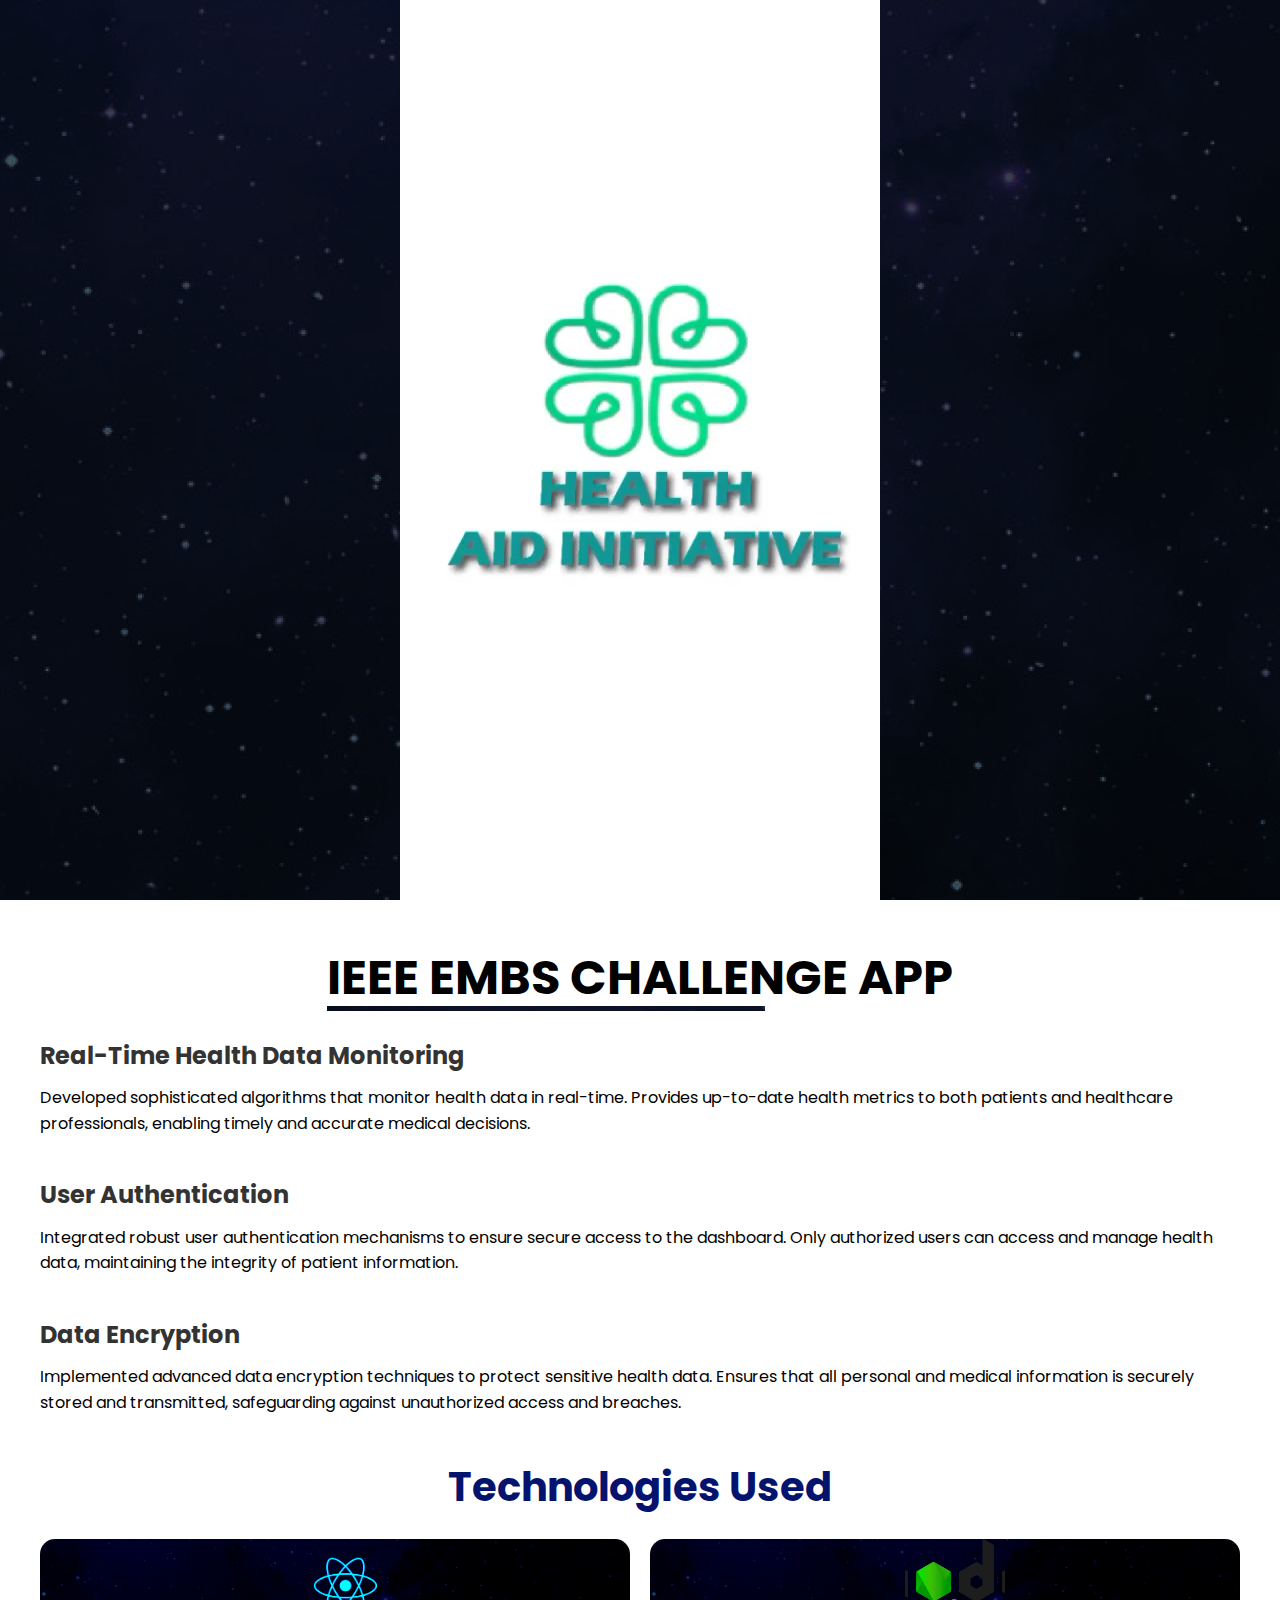
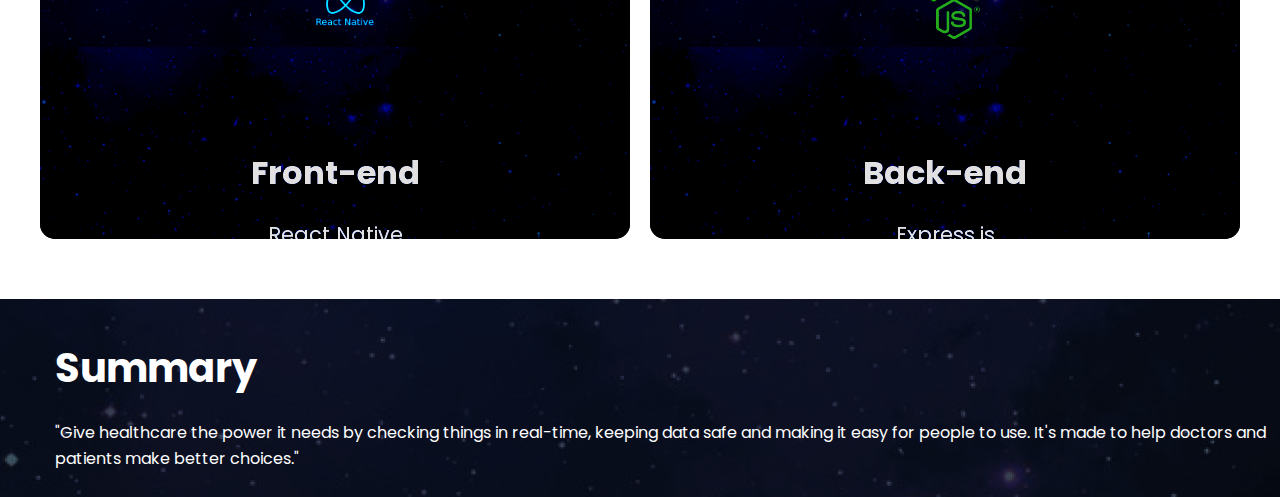
<file: health_app.html>
<!DOCTYPE html>
<html lang="en">
<head>
    <meta charset="UTF-8">
    <meta name="viewport" content="width=device-width, initial-scale=1.0">
    <title>IEEE Health APP</title>
    <link href="https://fonts.googleapis.com/css2?family=Poppins:wght@400;600;700&display=swap" rel="stylesheet">
    <link rel="icon" href="../portfolio/Assets/image-removebg-preview-_2_-1.ico" type="image/x-icon">

    <link rel="stylesheet" href="./css/health_app/main.css">
</head>
<body>
    <div class="video-container">

        <video autoplay muted loop>
            <source src="./Assets/video.mp4" type="video/mp4">
            Your browser does not support the video tag.
        </video>
    </div>
    
    <div class="container">
        <div id="title">

            <span>IEEE EMBS CHALLENGE APP</span>
        </div>
        <div class="section">
            <h2>Real-Time Health Data Monitoring</h2>
            <p>Developed sophisticated algorithms that monitor health data in real-time. Provides up-to-date health metrics to both patients and healthcare professionals, enabling timely and accurate medical decisions.</p>
        </div>
        <div class="section">
            <h2>User Authentication</h2>
            <p>Integrated robust user authentication mechanisms to ensure secure access to the dashboard. Only authorized users can access and manage health data, maintaining the integrity of patient information.</p>
        </div>
        <div class="section">
            <h2>Data Encryption</h2>
            <p>Implemented advanced data encryption techniques to protect sensitive health data. Ensures that all personal and medical information is securely stored and transmitted, safeguarding against unauthorized access and breaches.</p>
        </div>
        <div class="section">
            <h1>Technologies Used</h2>
            <div class="technology-list">
                <div class="technology">
                    <img src="./Assets/React-native.png" alt="React Native Logo">
                   <div>

                       <h3>Front-end</h3>
                       <p>React Native</p>
                       </div>
                </div>
                <div class="technology">
                    <img src="./Assets/node.png" alt="Express.js Logo">
                   <div>

                       <h3>Back-end</h3>
                       <p>Express.js</p>
                    </div>
                </div>
            </div>
        </div>
    </div>
    </div>
    <footer>
        <h1>Summary</h1>
        <p>"Give healthcare the power it needs by checking things in real-time, keeping data safe and making it easy for people to use. It's made to help doctors and patients make better choices."</p>
    </footer>
</body>
</html>
</file>
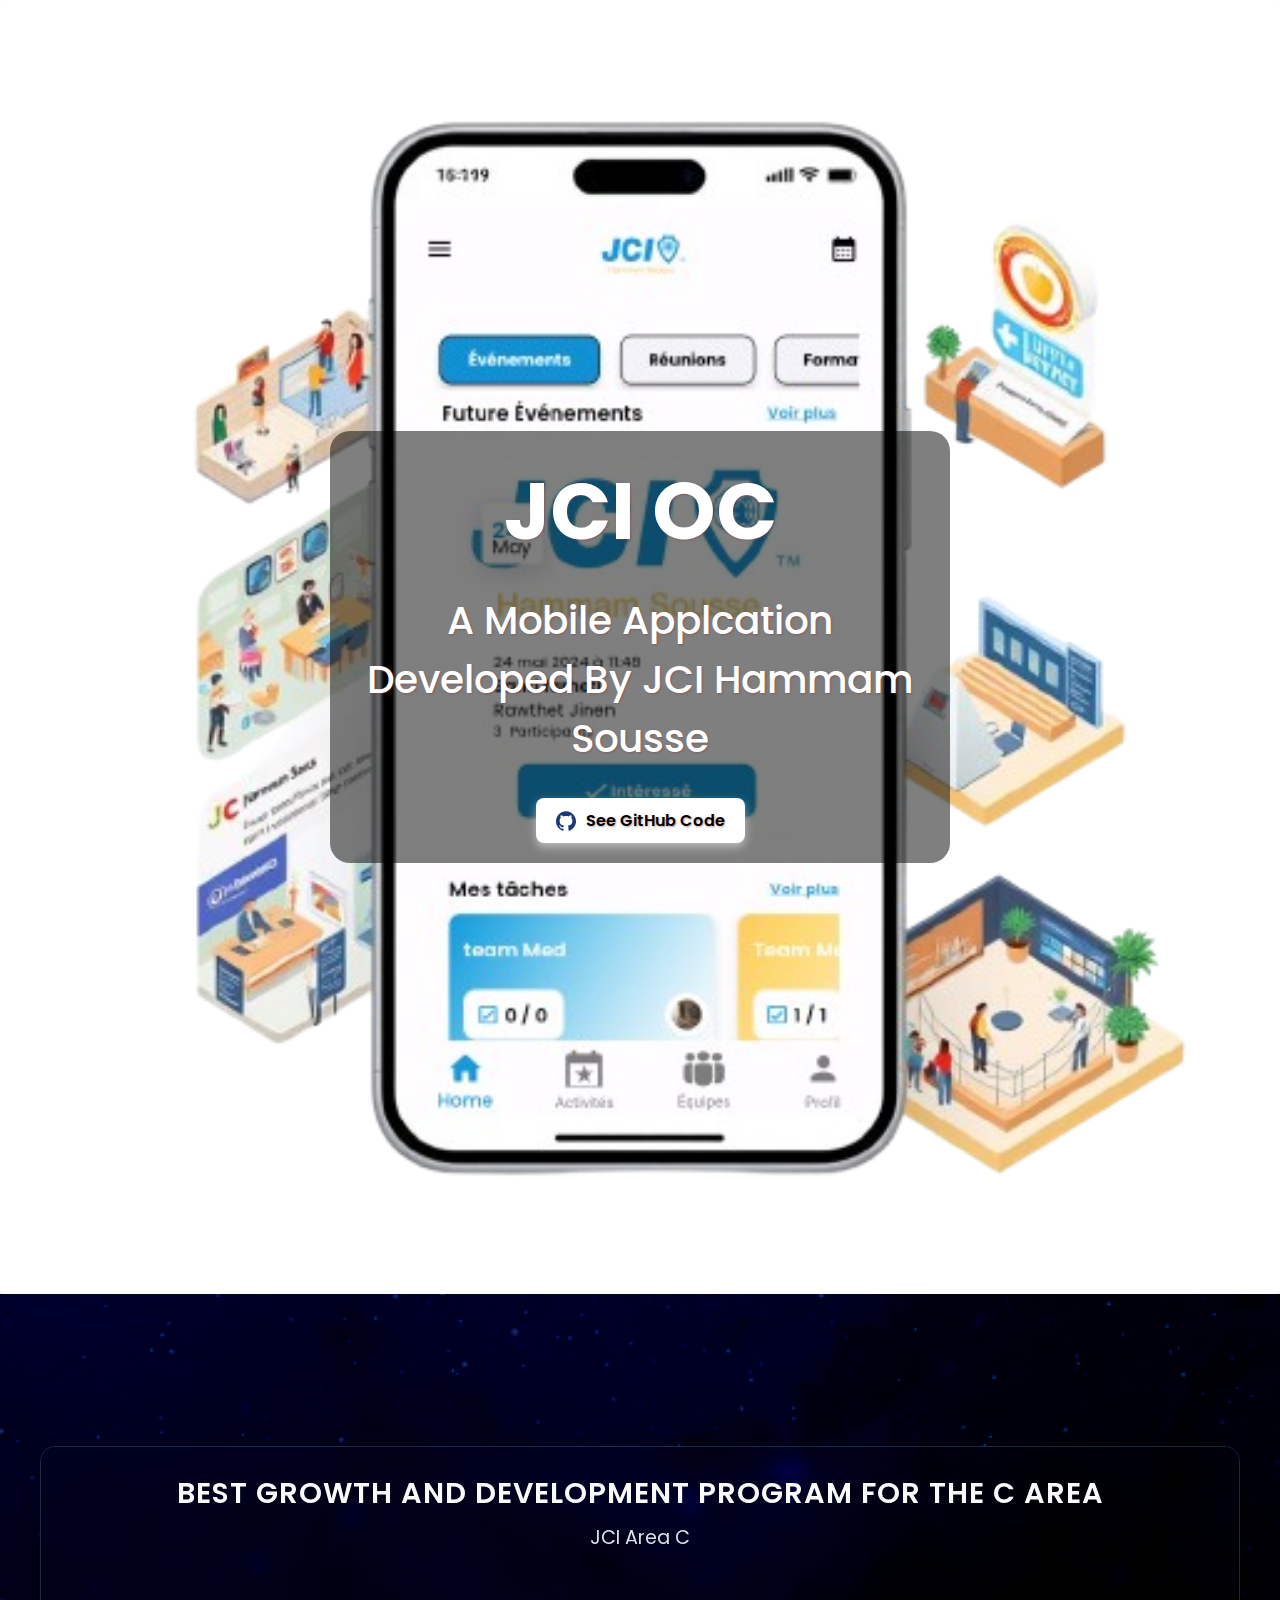
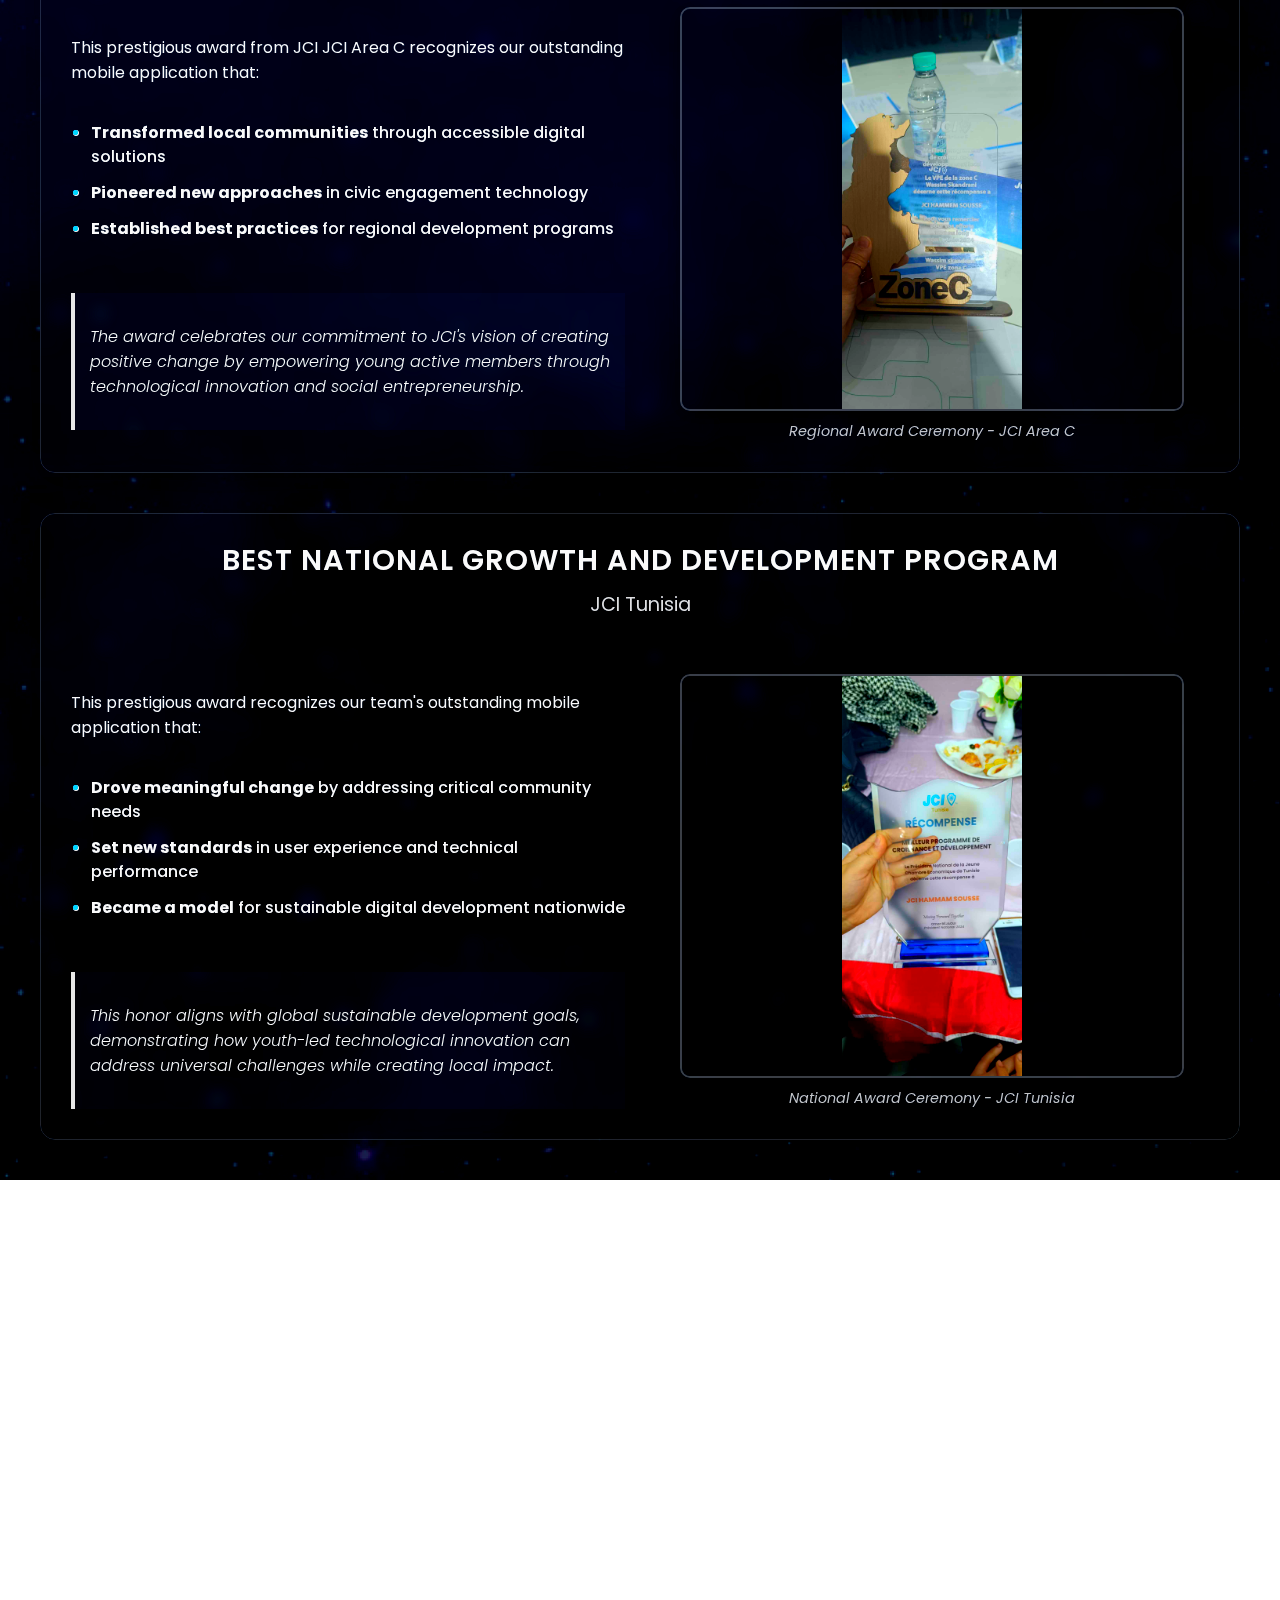
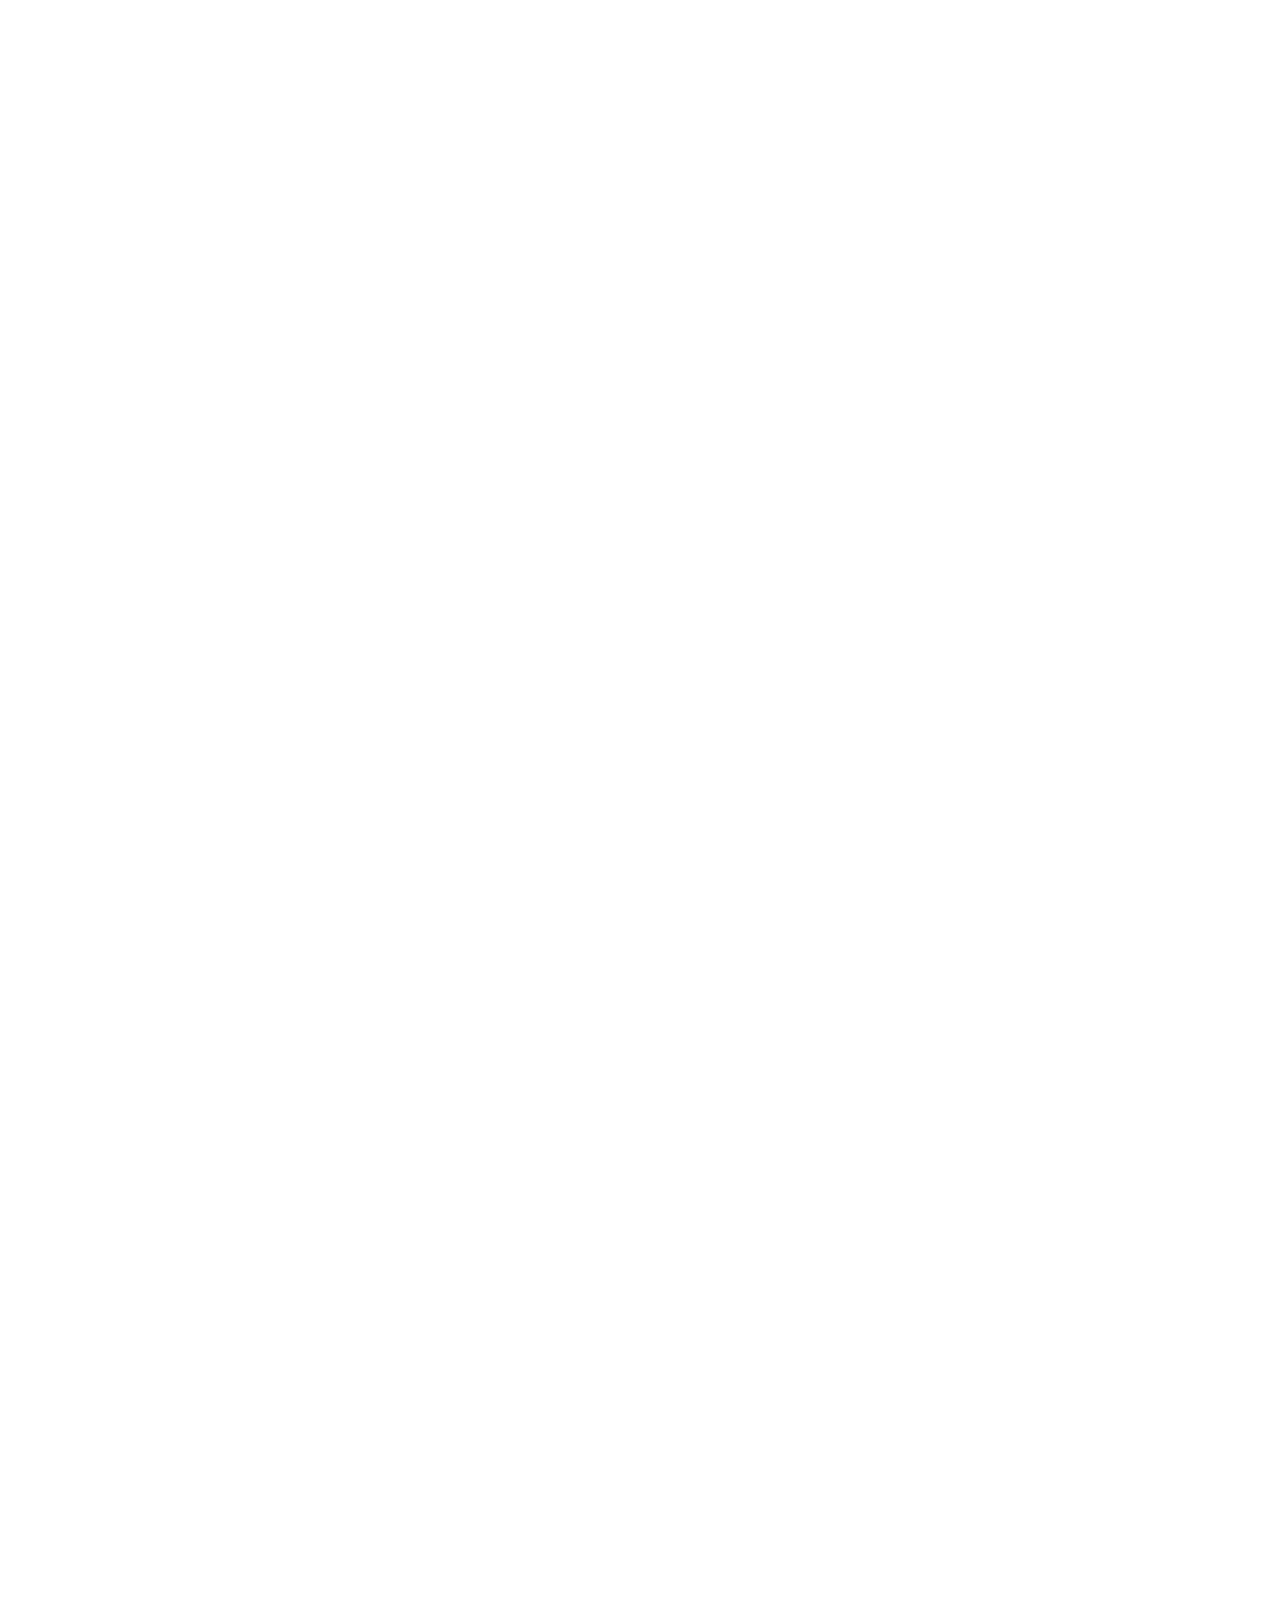
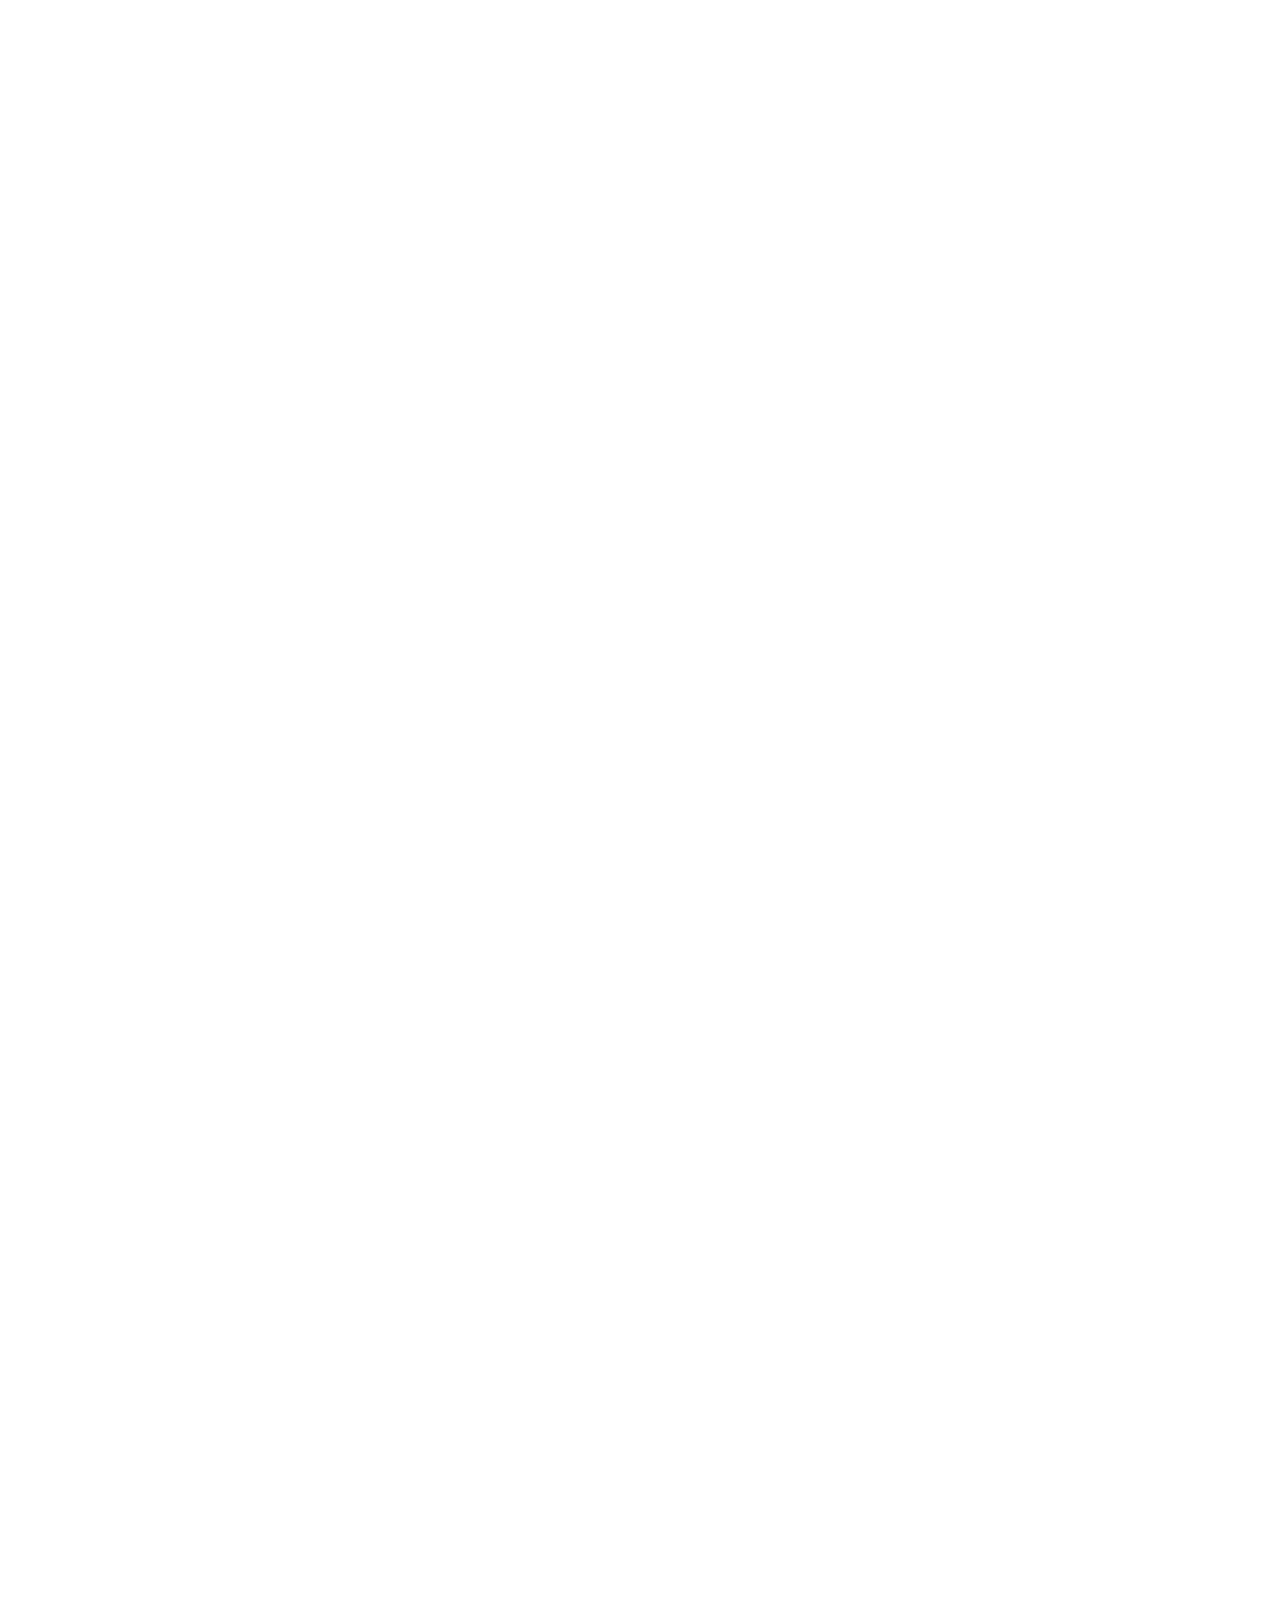
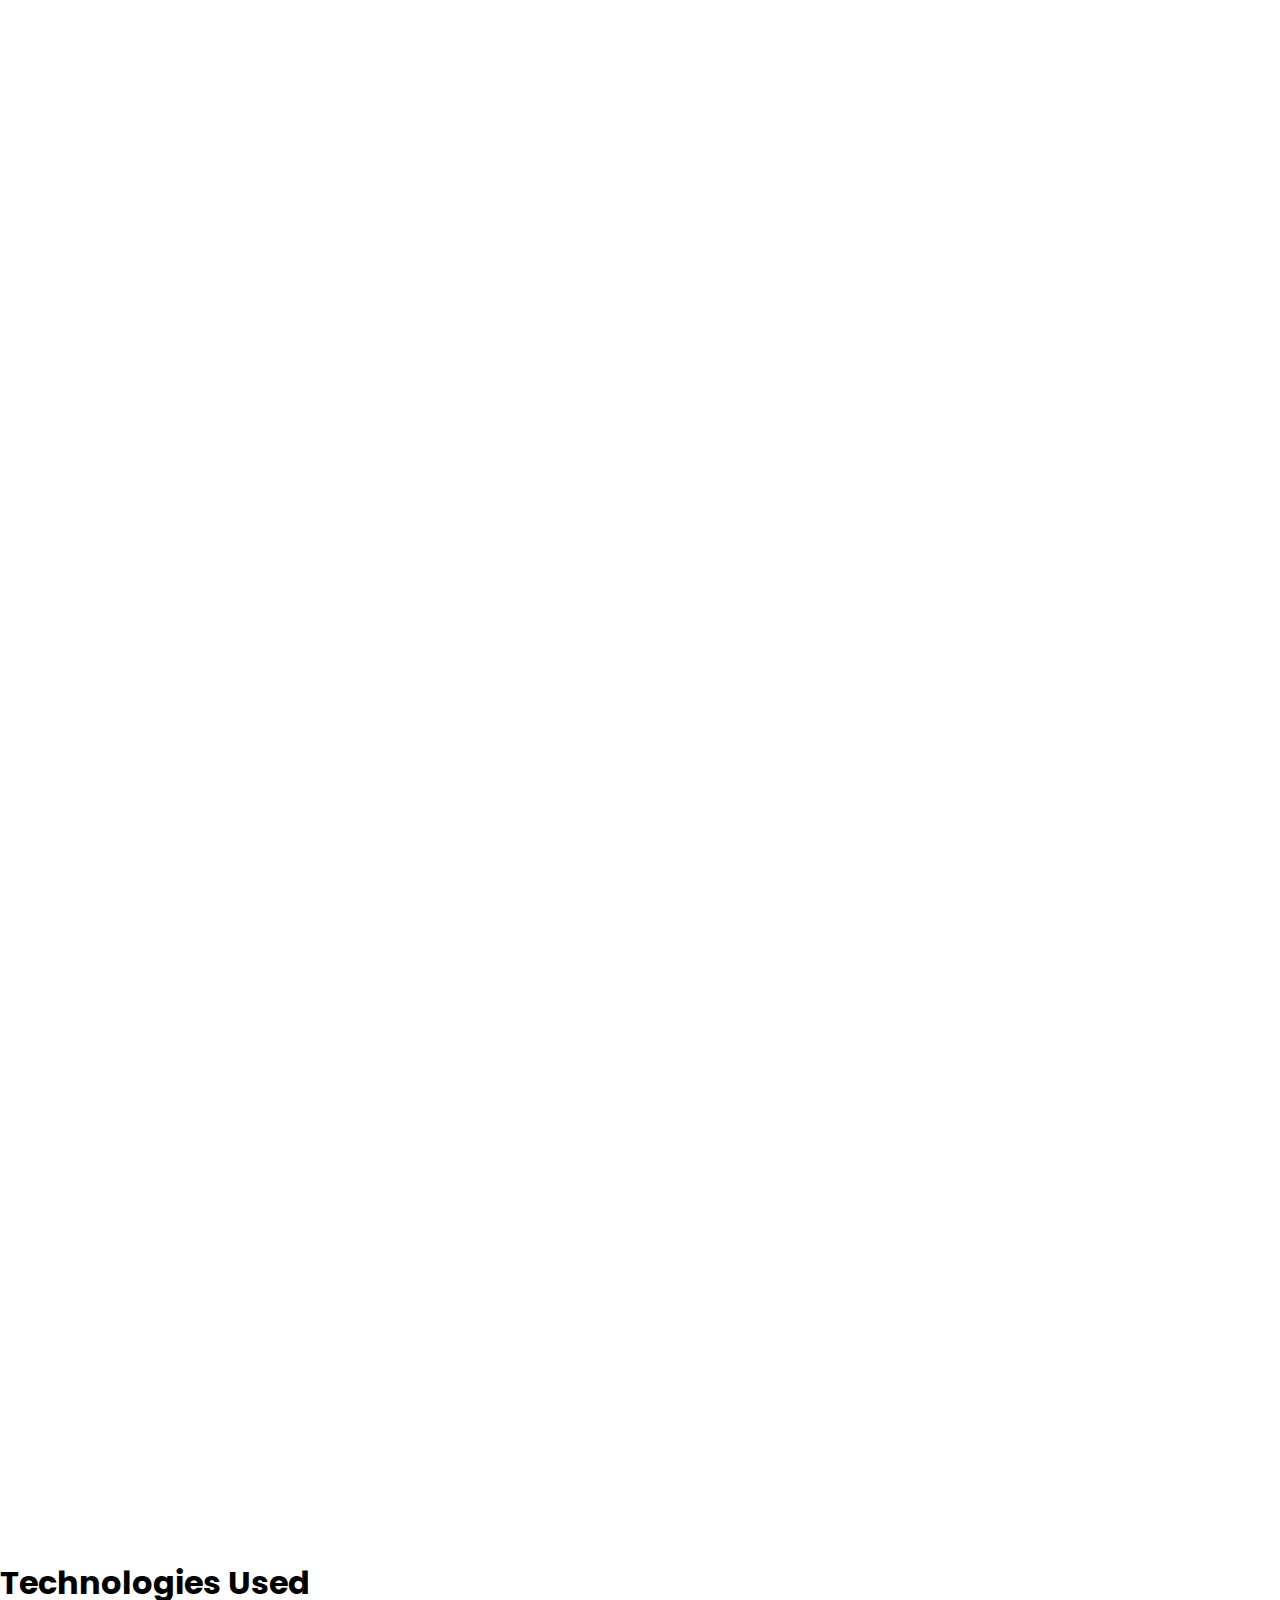
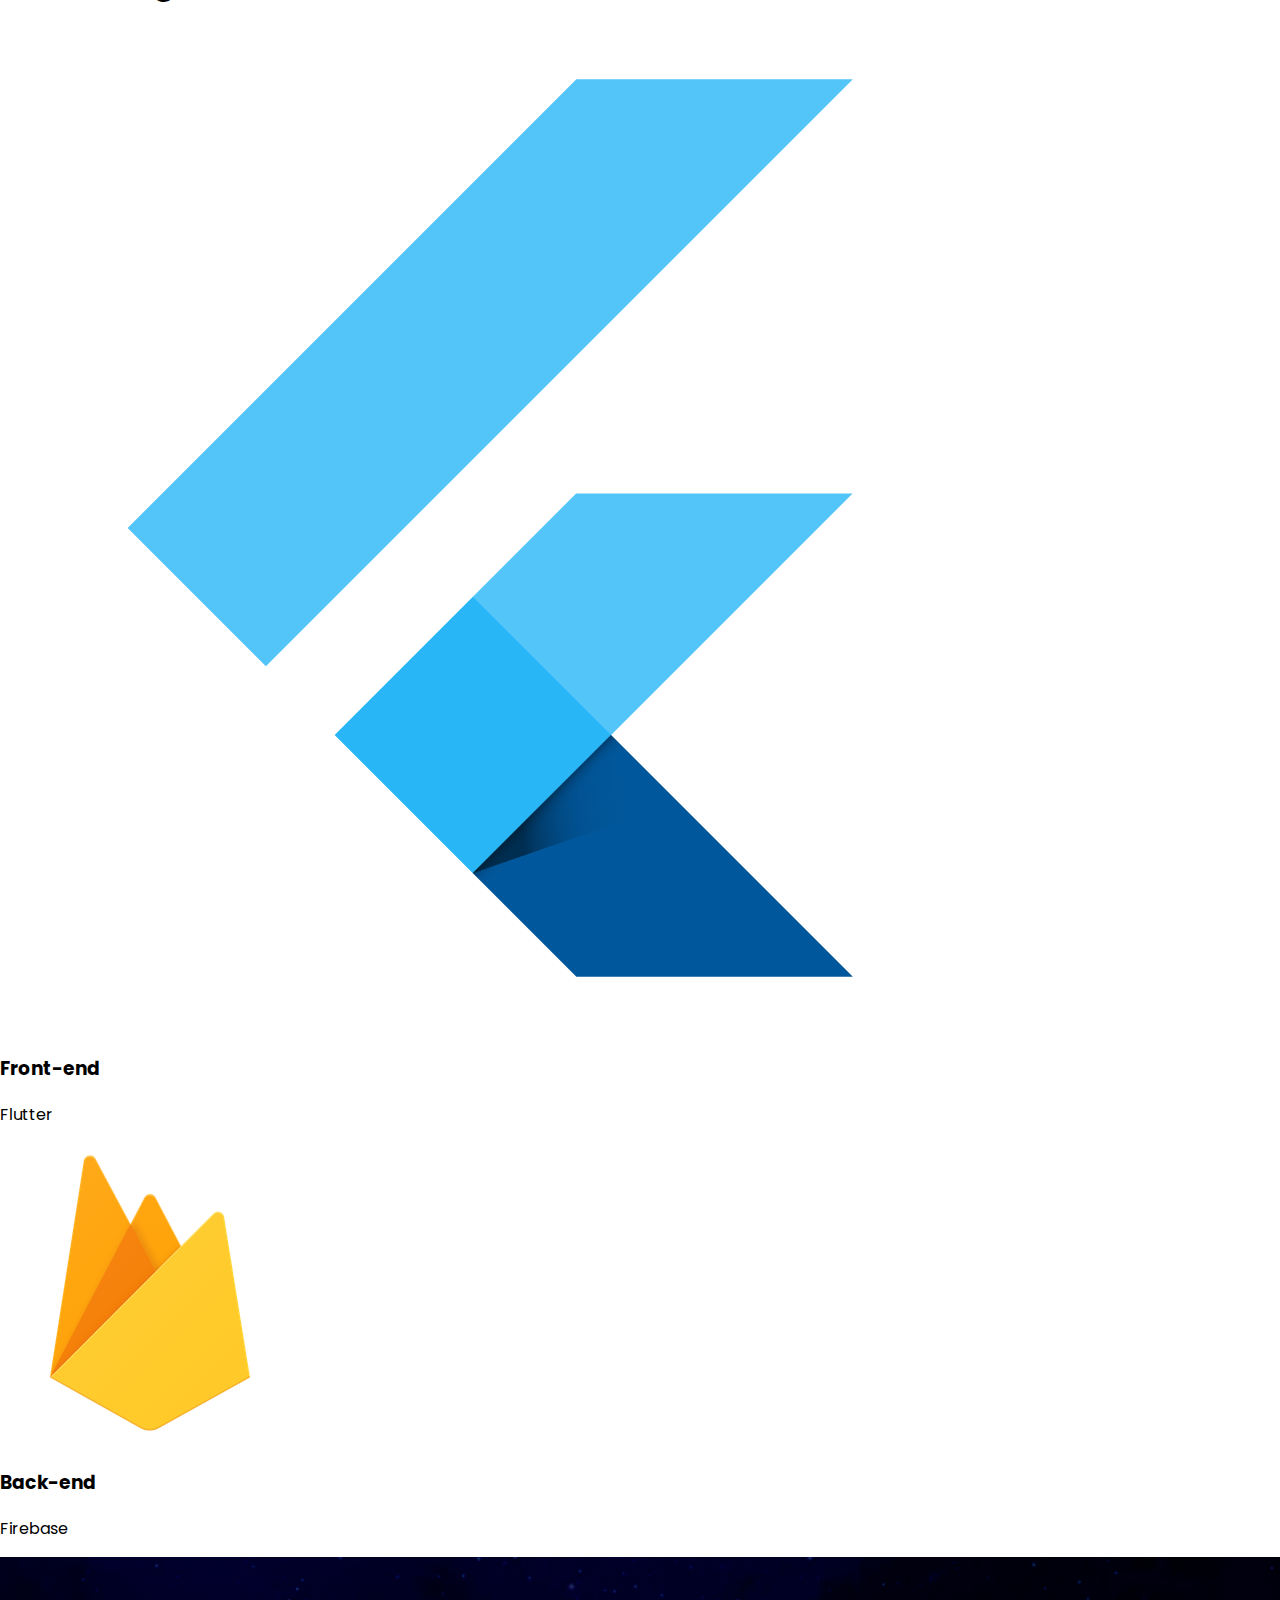
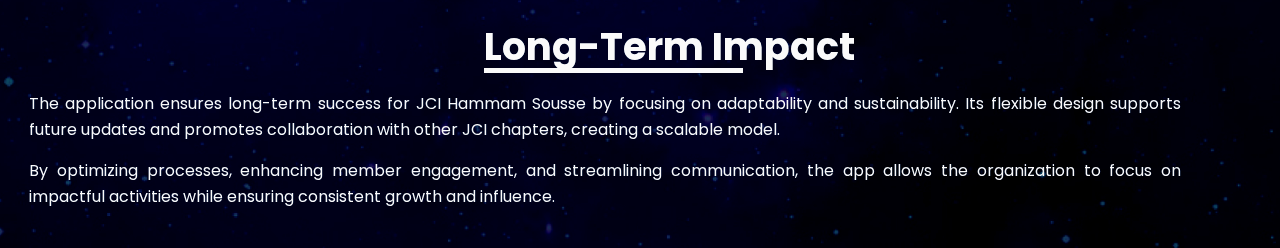
<file: jci_app.html>
<!DOCTYPE html>
<html lang="en">
<head>
    <meta charset="UTF-8">
    <meta name="viewport" content="width=device-width, initial-scale=1.0">
    <title>JCI OC INTERNSHIP</title>
    <link rel="stylesheet" href="./css/jci_app/jmain.css">
    <link rel="stylesheet" href="./css/jci_app/award.css">
    <link rel="stylesheet" href="./css/jci_app/objectifs.css">
    <link rel="stylesheet" href="./css/jci_app/termez.css">
    <link href="https://fonts.googleapis.com/css2?family=Poppins:wght@400;600;700&display=swap" rel="stylesheet">
    <link rel="icon" href="../portfolio/Assets/image-removebg-preview-_2_-1.ico" type="image/x-icon">
<script src="./js/script.js"></script>
</head>
<body>
    <body>
      <div class="content">


        <div class="container">
          <div class="image-container">
            <img src="./Assets/jci_app.png" alt="JCI OC App" class="image">
            <div class="text-overlay">
             <h1>JCI OC</h1>
              
              <p class="description">A Mobile Applcation Developed By JCI Hammam Sousse</p>
              <a href="https://github.com/your-repository-link" class="btn-github">
                <div class="btn-content">
                    <img src="./Assets/github.svg" alt="GitHub Logo">
                    <span>See GitHub Code</span>
                </div>
            </a>
            
        </div>
            </div>
          </div>

          <div class="awards-section">
            <h2 class="awards-title"><span>

            Awards of This Application
            </span>
          </h2>
 
            <div class="awards-photos">
                <!-- First Award Item -->
                <div class="award-item">
                  <div class="award-header">
                      <p class="award-text">BEST GROWTH AND DEVELOPMENT PROGRAM FOR THE C AREA</p>
                      <div class="award-organization">JCI Area C</div>
                  </div>
                  
                  <div class="award-content">
                      <div class="award-description">
                          <p>This prestigious award from JCI JCI Area C recognizes our outstanding mobile application that:</p>
                          <ul class="award-highlights">
                              <li><strong>Transformed local communities</strong> through accessible digital solutions</li>
                              <li><strong>Pioneered new approaches</strong> in civic engagement technology</li>
                              <li><strong>Established best practices</strong> for regional development programs</li>
                          </ul>
                          
                          <div class="award-mission">
                              <p>The award celebrates our commitment to JCI's vision of creating positive change by empowering young active members through technological innovation and social entrepreneurship.</p>
                          </div>
                      </div>
                      
                      <div class="award-image">
                          <img src="./Assets/jci_app/462567383_1347047456665864_6196710637348691484_n.jpg" 
                               alt="JCI Hammam Sousse Growth and Development Award"
                               class="award-photo">
                          <div class="image-caption">Regional Award Ceremony - JCI Area C</div>
                      </div>
                  </div>
              </div>
                
                <!-- Second Award Item -->
                <div class="award-item">
                    <div class="award-header">
                        <p class="award-text">BEST NATIONAL GROWTH AND DEVELOPMENT PROGRAM</p>
                        <div class="award-organization">JCI Tunisia</div>
                    </div>
                    
                    <div class="award-content">
                        <div class="award-description">
                            <p>This prestigious award recognizes our team's outstanding mobile application that:</p>
                            <ul class="award-highlights">
                                <li><strong>Drove meaningful change</strong> by addressing critical community needs</li>
                                <li><strong>Set new standards</strong> in user experience and technical performance</li>
                                <li><strong>Became a model</strong> for sustainable digital development nationwide</li>
                            </ul>
                            
                            <div class="award-mission">
                              <p>This honor aligns with global sustainable development goals, demonstrating how youth-led technological innovation can address universal challenges while creating local impact.</p>
                          </div>
                        </div>
                        
                        <div class="award-image">
                            <img src="./Assets/jci_app/466000650_551478554530437_1405147689976395724_n.jpg" 
                                 alt="JCI Tunisia National Award"
                                 class="award-photo">
                            <div class="image-caption">National Award Ceremony - JCI Tunisia</div>
                        </div>
                    </div>
                </div>
            </div>
          </div>
        </div>
        <div class="login_page">

          <div>
            <h2 class="awards-title"><span>
              Login Pages
            </span>
          </h2>
          <img src="./Assets/jci_app/1.png" alt="" id="App_img" >
        </div>
      </div>
<div class="ALL_id">


  <section class="objectives-section">
    <h1 class="section-title">Value Added for Members and Stakeholders</h1>
    <div class="objective">
      <img src="./Assets/jci_app/event_icon.png" alt="Icon" class="objective-icon">
      <h2 class="objective-title">Simplified Management of Events, Meetings, and Training</h2>
      <div class="objective-description">
        <p>The application allows members to easily view past and upcoming events, scheduled meetings, and available training sessions through a centralized calendar. Users can quickly register for these activities directly from the application. Automated notifications remind users of important dates, ensuring better participation and reducing forgetfulness. This simplified management helps maximize member engagement while making organization easier for administrators.</p>
        <img src="./Assets/jci_app/events.png" alt="" id="App_img">
      </div>
    </div>
    

    <div class="objective">
      <img src="./Assets/jci_app/comm_icon.png" alt="Icon" class="objective-icon">
      <h2 class="objective-title">Improved Communication</h2>
      <div class="objective-description">
          <p>To facilitate interactions, the application integrates a dedicated chat feature, allowing members to exchange ideas, ask questions, or share comments on events, meetings, or training sessions. Additionally, real-time notifications keep members informed of important updates or changes. Automated emails are also sent to confirm registrations, send reminders, or inform about new activities, thereby enhancing communication fluidity.</p>
          <img src="./Assets/jci_app/comm.png" alt="" id="App_img">
      </div>
  </div>
  
  <div class="objective">
    <img src="./Assets/jci_app/collaboration.png" alt="Icon" class="objective-icon">
    <h2 class="objective-title">Enhanced Collaboration</h2>
    <div class="objective-description">
        <p>The application provides a comprehensive space dedicated to teams, where members can collaborate effectively by managing tasks, tracking project progress, and sharing files. Advanced features include creating and assigning tasks, adding subtasks, and sharing notes for better organization. Furthermore, an integrated voting system allows members to make collective decisions quickly and democratically, fostering a participatory spirit.</p>
        <img src="./Assets/jci_app/XXXX.png" alt="" id="App_img">
    </div>
</div>
<div class="objective">
  <img src="./Assets/jci_app/rankls.png" alt="Icon" class="objective-icon">
  <h2 class="objective-title">Personalized Monitoring</h2>
  <div class="objective-description">
      <p>Members have access to tools for tracking their engagement and performance, with indicators such as points awarded for participation or their ranking within the organization. Administrators, on the other hand, can monitor member activity, validate attendance, and adjust resources as needed. 
        This personalized tracking motivates members to become more involved and enables leaders to optimize human resource management.</p>
      <img src="./Assets/jci_app/suivi.png" alt="" id="App_img">
  </div>
</div>
<!-- Modal for Enlarged Image -->


  </section><div class="modal" id="image-modal">
  <span class="close">&times;</span>
  <img class="modal-content" id="enlarged-image" alt="Enlarged View">
</div>


<section class="technologies-section">

  <h1>Technologies Used</h1>
  <div class="technology-list">
    <div class="technology">
      <img src="./Assets/flutter.png" alt="React Native Logo">
      <div>
        
        <h3>Front-end</h3>
        <p>Flutter</p>
      </div>
    </div>
    <div class="technology">
        <img src="./Assets/jci_app/1_R4c8lHBHuH5qyqOtZb3h-w.png" alt="Express.js Logo">
        <div>
          
          <h3>Back-end</h3>
          <p>Firebase</p>
        </div>
      </div>
    </div>
  </section>

  <div class="long-term-impact">
    <h2><span>
Long-Term Impact
    </span></h2>
    <p>
        The application ensures long-term success for JCI Hammam Sousse by focusing on adaptability and sustainability. 
        Its flexible design supports future updates and promotes collaboration with other JCI chapters, creating a scalable model.
    </p>
    <p>
        By optimizing processes, enhancing member engagement, and streamlining communication, the app allows the organization 
        to focus on impactful activities while ensuring consistent growth and influence.
    </p>
</div>

</div>













        
                </div>
      </body>
</html>
</file>
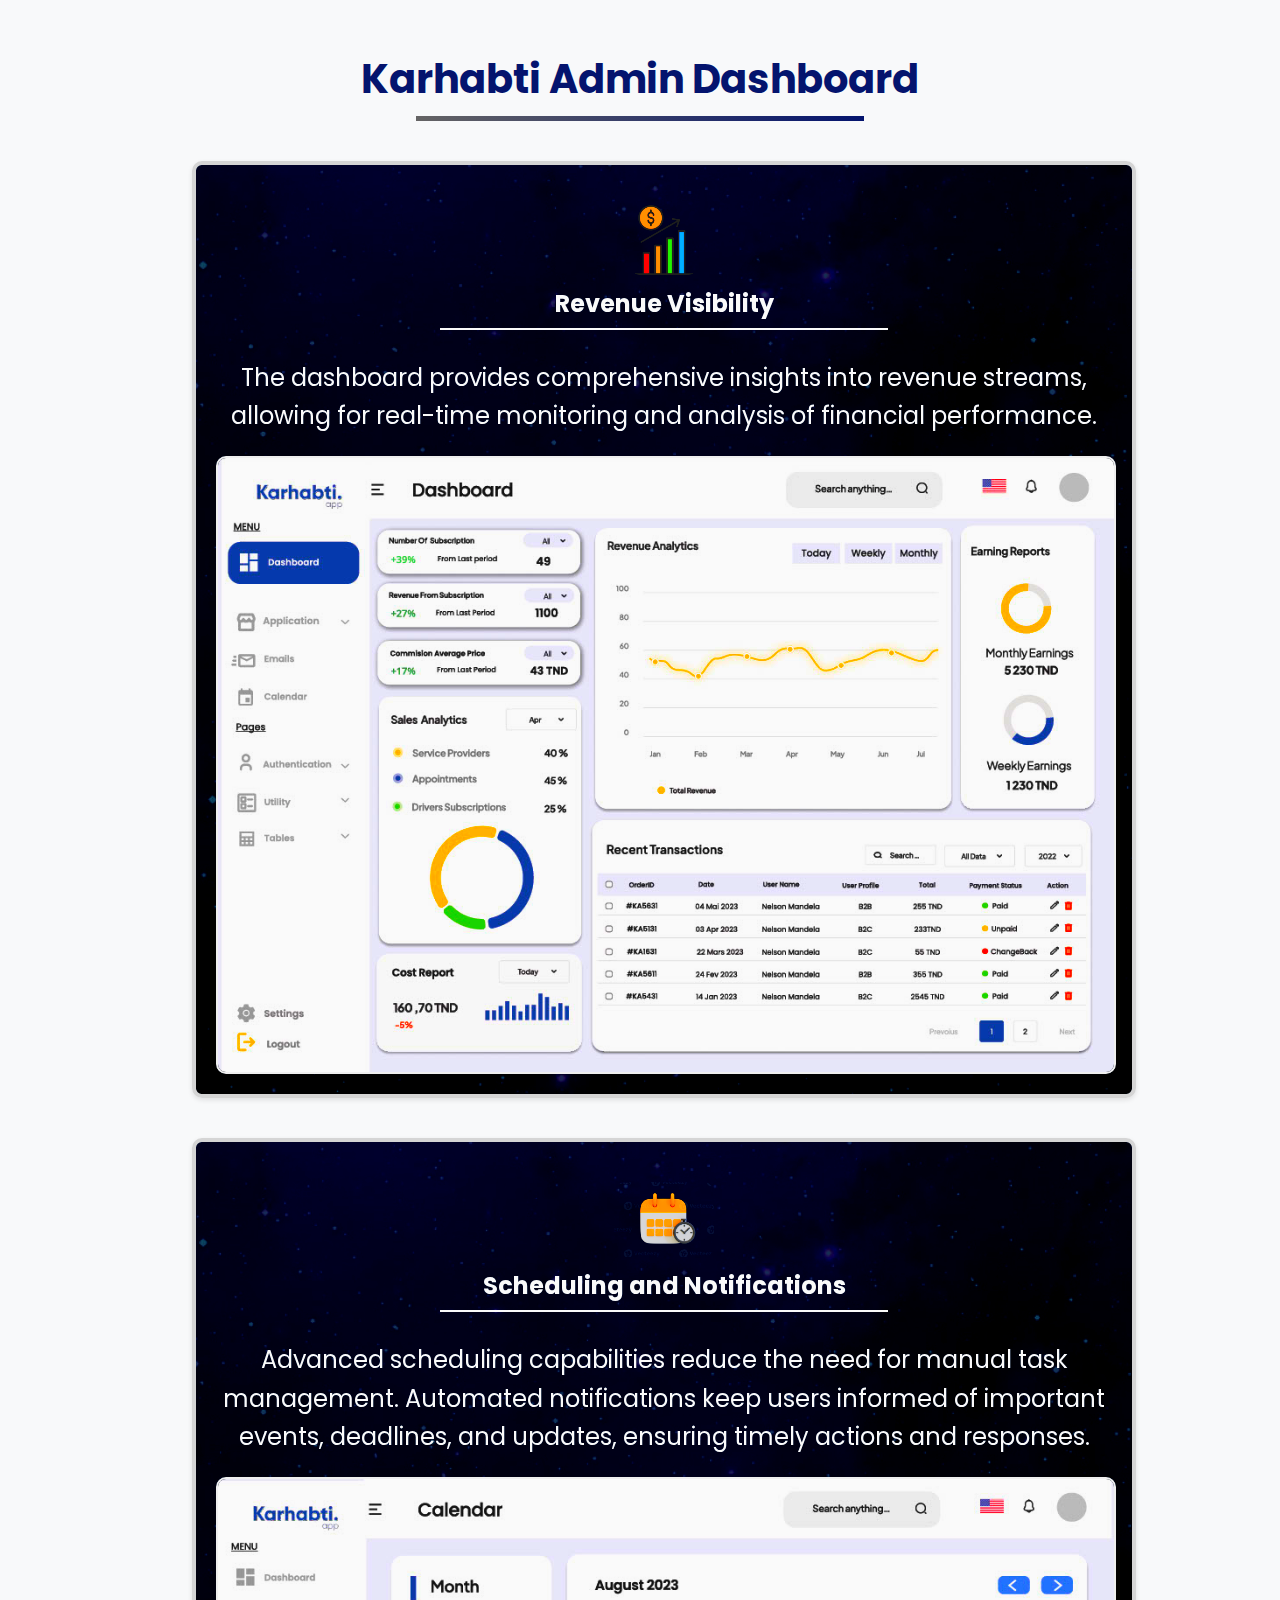
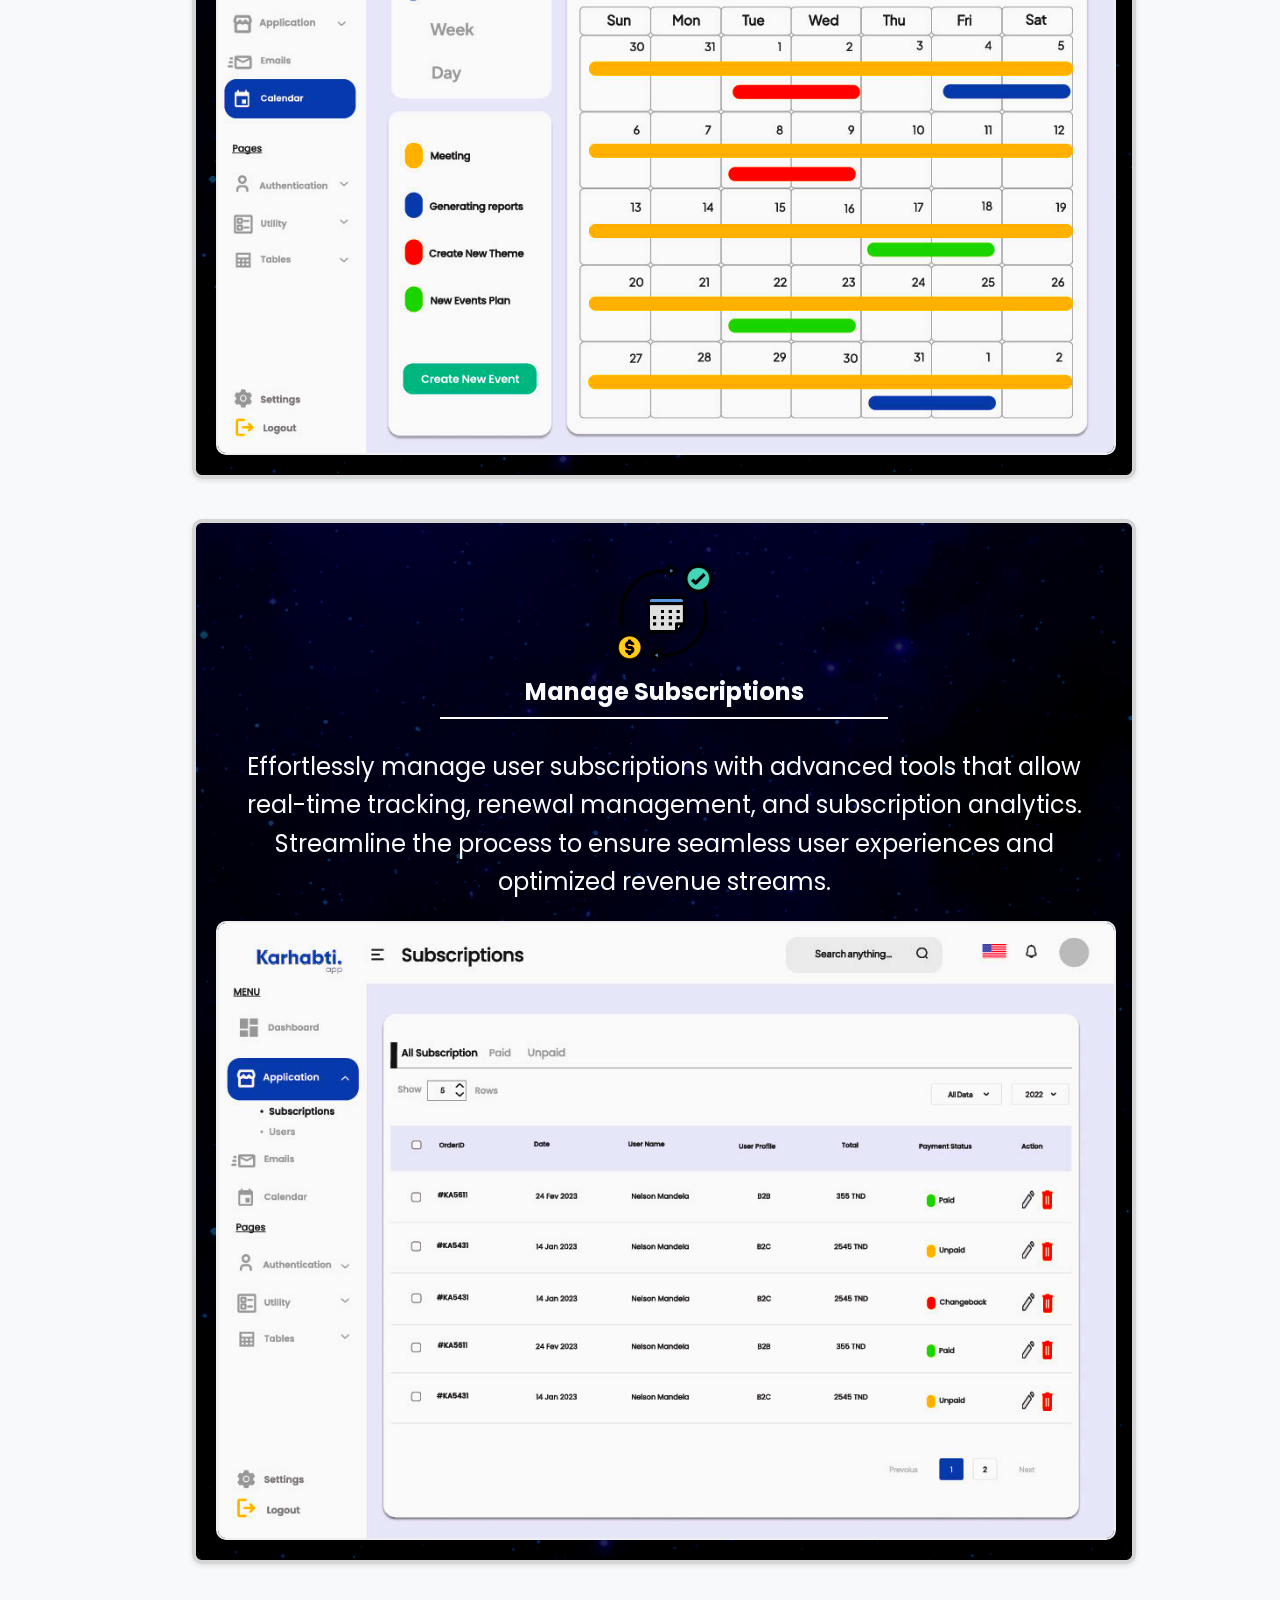
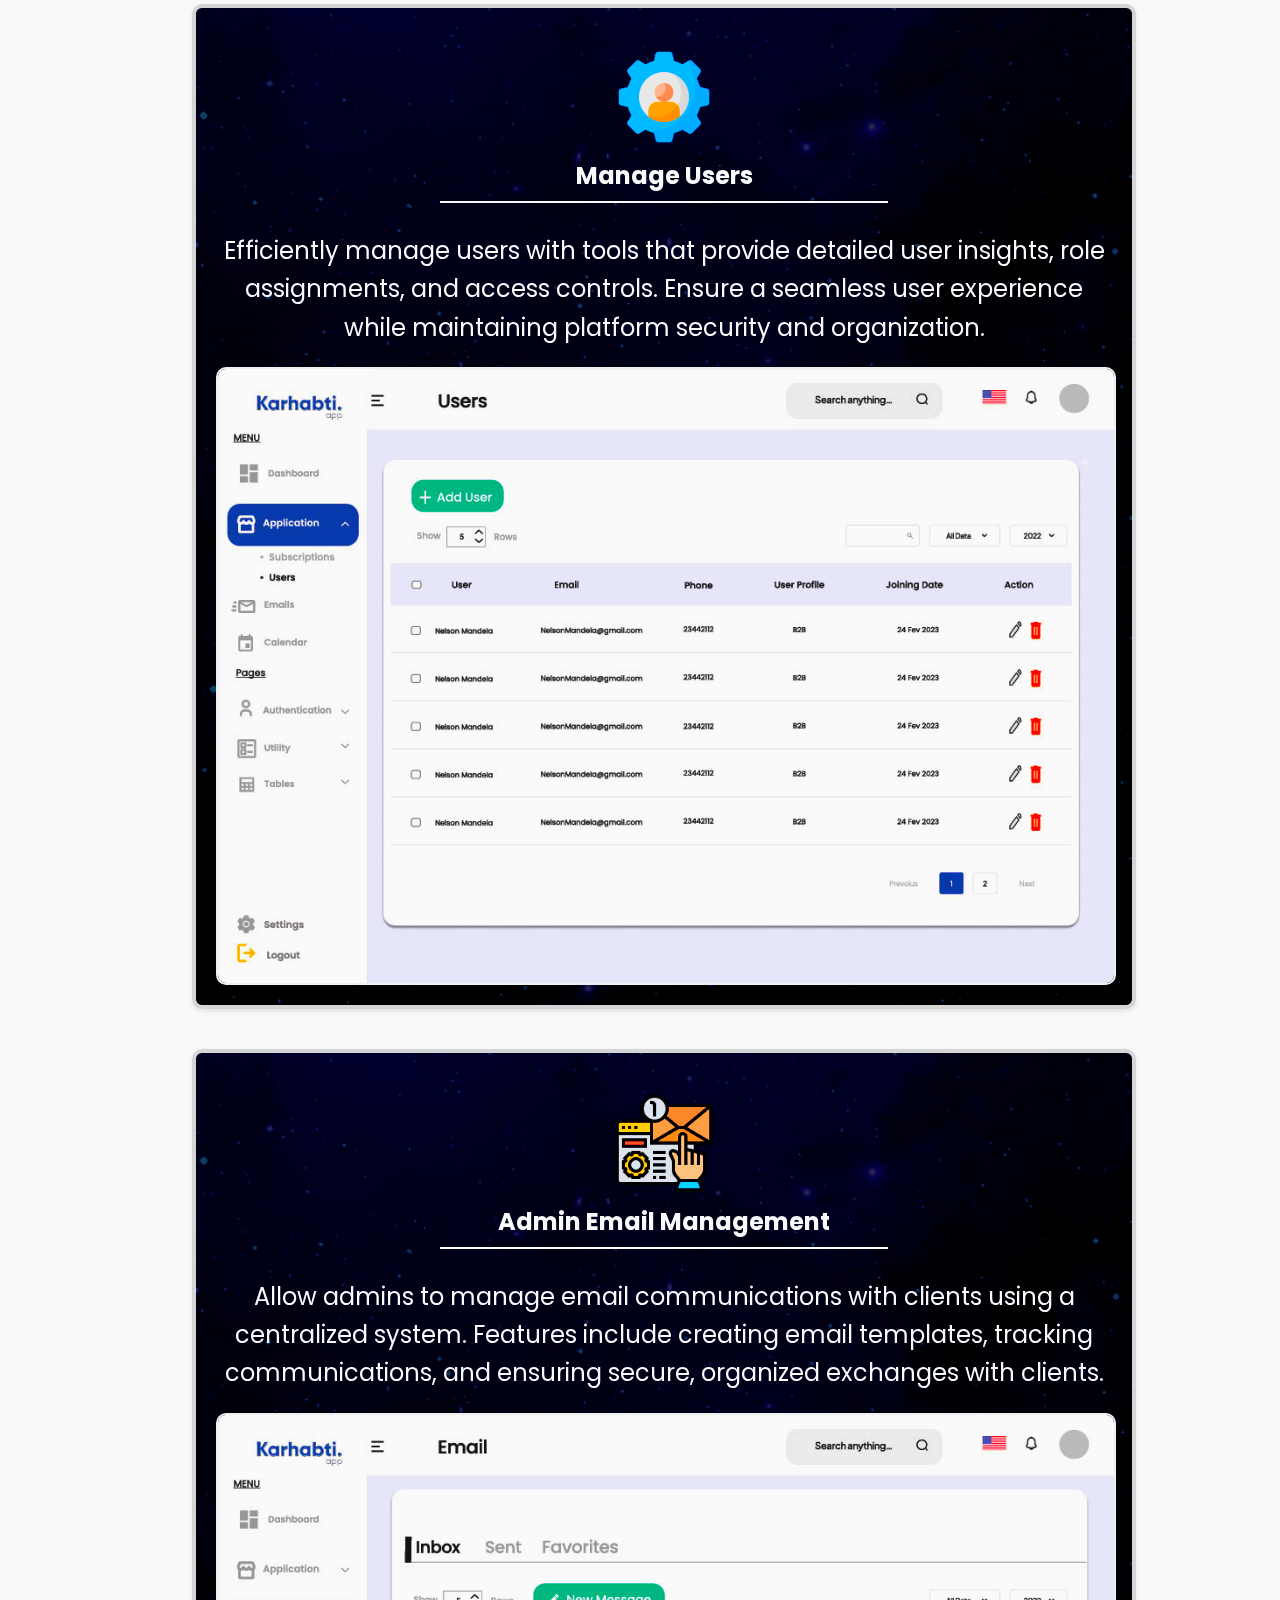
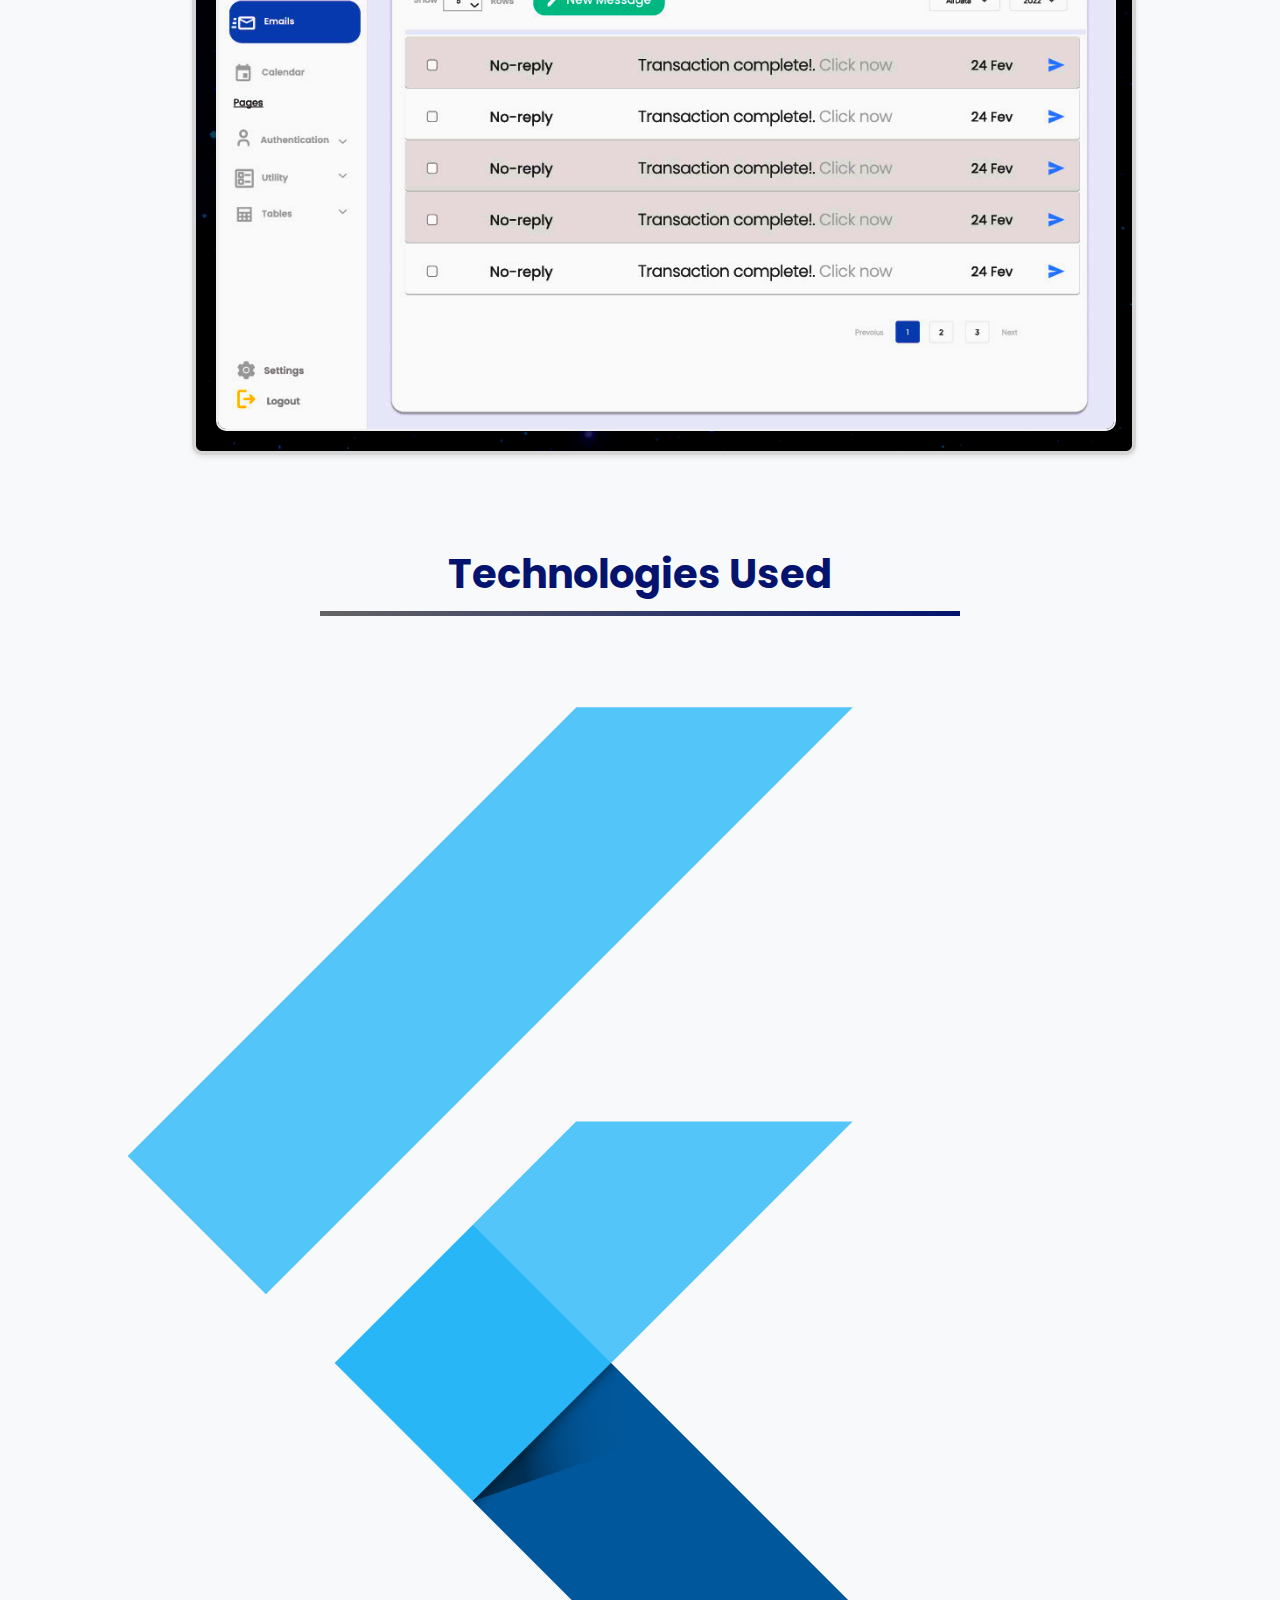
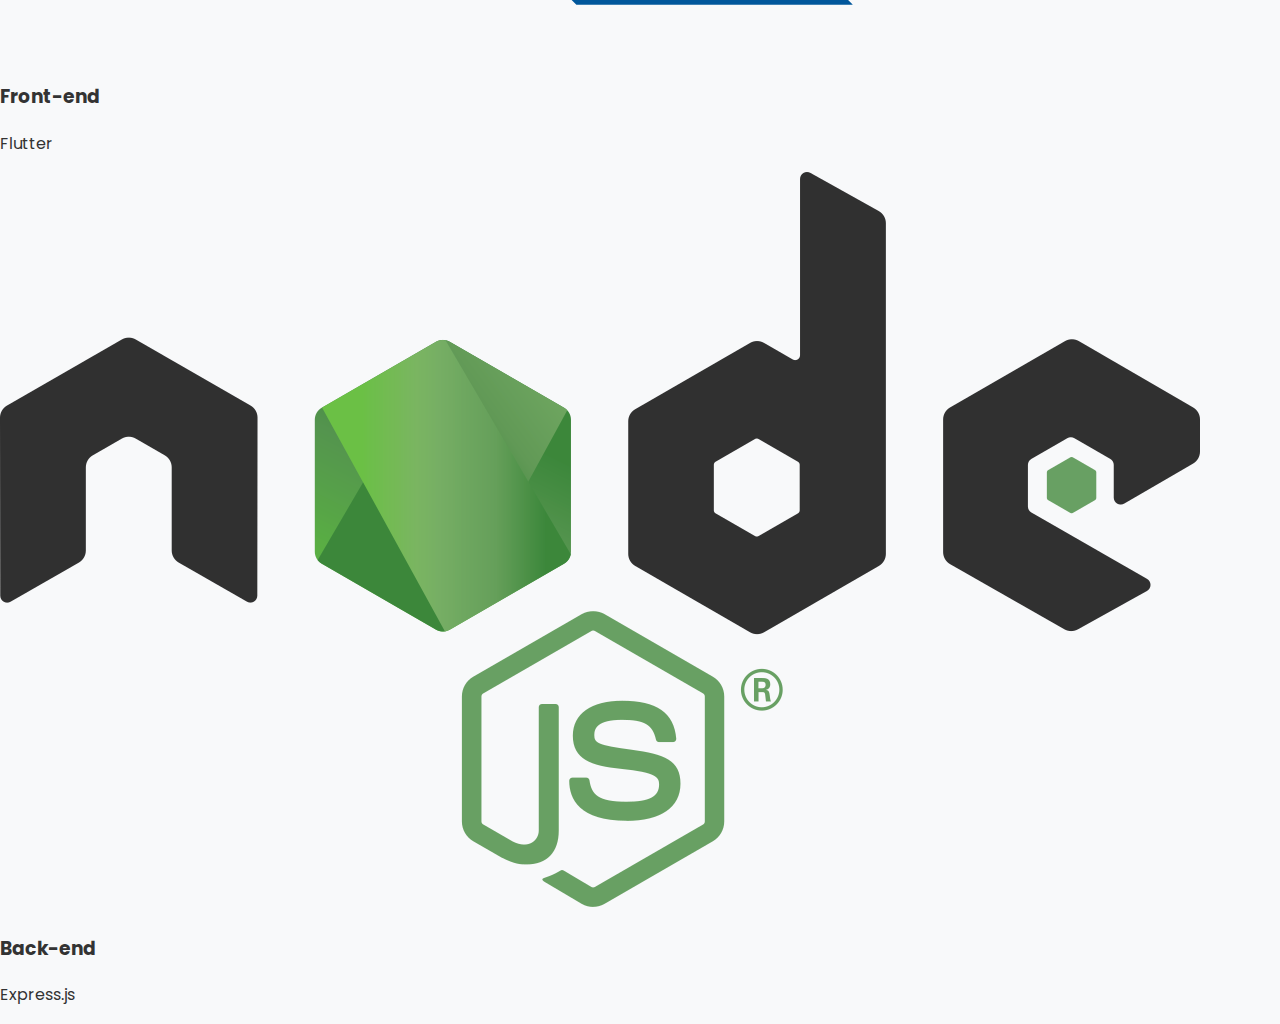
<file: karhabti.app.html>
<!DOCTYPE html>
<html lang="en">
<head>
    <meta charset="UTF-8">
    <link rel="icon" href="../portfolio/Assets/image-removebg-preview-_2_-1.ico" type="image/x-icon">

    <meta name="viewport" content="width=device-width, initial-scale=1.0">
    <title>Karhabti Admin Dashboard</title>
    <link rel="stylesheet" href="./css/karhabti.App/styles.css">
    <link href="https://fonts.googleapis.com/css2?family=Poppins:wght@300;400;600&display=swap" rel="stylesheet">
</head>
<body>
    <div class="container">
        <h1>Karhabti Admin Dashboard</h1>
        
        <div class="section">
            <h2>
                <span ><img src="./Assets/karhabty/8518766.png" alt="" id="icon"></span>
                Revenue Visibility
            </h2>
            <p>The dashboard provides comprehensive insights into revenue streams, allowing for real-time monitoring and analysis of financial performance.</p>
            <img src="./Assets/karhabty/1718140652627-6c43f2c0-84fc-4a09-b24b-55c0e84b71f0_1.jpg" alt="Revenue Visibility Image">
        </div>
        
        <div class="section">
            <h2>
                <span ><img src="./Assets/karhabty/3d-minimal-time-management-concept-schedule-notification-meeting-reminder-calendar-with-an-alarm-clock-and-bell-icon-3d-illustration-png.png" alt="" id="icon1"></span>

                Scheduling and Notifications
            </h2>
            <p>Advanced scheduling capabilities reduce the need for manual task management. Automated notifications keep users informed of important events, deadlines, and updates, ensuring timely actions and responses.</p>
            <img src="./Assets/karhabty/1718140652627-6c43f2c0-84fc-4a09-b24b-55c0e84b71f0_7.jpg" alt="Scheduling and Notifications Image">
        </div>
        <div class="section">
            <h2>
                <span ><img src="./Assets/karhabty/4730517.png" alt="" id="icon1"></span>

                Manage Subscriptions
            </h2>
            <p>Effortlessly manage user subscriptions with advanced tools that allow real-time tracking, renewal management, and subscription analytics. Streamline the process to ensure seamless user experiences and optimized revenue streams.</p>
            <img src="./Assets/karhabty/1718140652627-6c43f2c0-84fc-4a09-b24b-55c0e84b71f0_5.jpg" alt="Manage Subscriptions Image">
        </div>
        
        <div class="section">
            <h2>
                <span ><img src="./Assets/karhabty/6102566.png" alt="" id="icon1"></span>

                Manage Users
            </h2>
            <p>Efficiently manage users with tools that provide detailed user insights, role assignments, and access controls. Ensure a seamless user experience while maintaining platform security and organization.</p>
            <img src="./Assets/karhabty/1718140652627-6c43f2c0-84fc-4a09-b24b-55c0e84b71f0_6.jpg" alt="Manage Users Image">
        </div>
        
        <div class="section">
            <h2>
                <span ><img src="./Assets/karhabty/3494136.png" alt="" id="icon1"></span>

                Admin Email Management
            </h2>
            <p>Allow admins to manage email communications with clients using a centralized system. Features include creating email templates, tracking communications, and ensuring secure, organized exchanges with clients.</p>
            <img src="./Assets/karhabty/1718140652627-6c43f2c0-84fc-4a09-b24b-55c0e84b71f0_9.jpg" alt="Admin Email Management Image">
        </div>
        
    </div>
    <!-- add technologie used  -->
    <h1>Technologies Used</h1>
        <div class="technology-list">
            <div class="technology">
                <img src="./Assets/flutter.png" alt="React Native Logo">
               <div>

                   <h3>Front-end</h3>
                   <p>Flutter</p>
                   </div>
            </div>
            <div class="technology">
                <img src="./Assets/node.png" alt="Express.js Logo">
               <div>

                   <h3>Back-end</h3>
                   <p>Express.js</p>
                </div>
            </div>
        </div>
    </div>

</body>
</html>
</file>
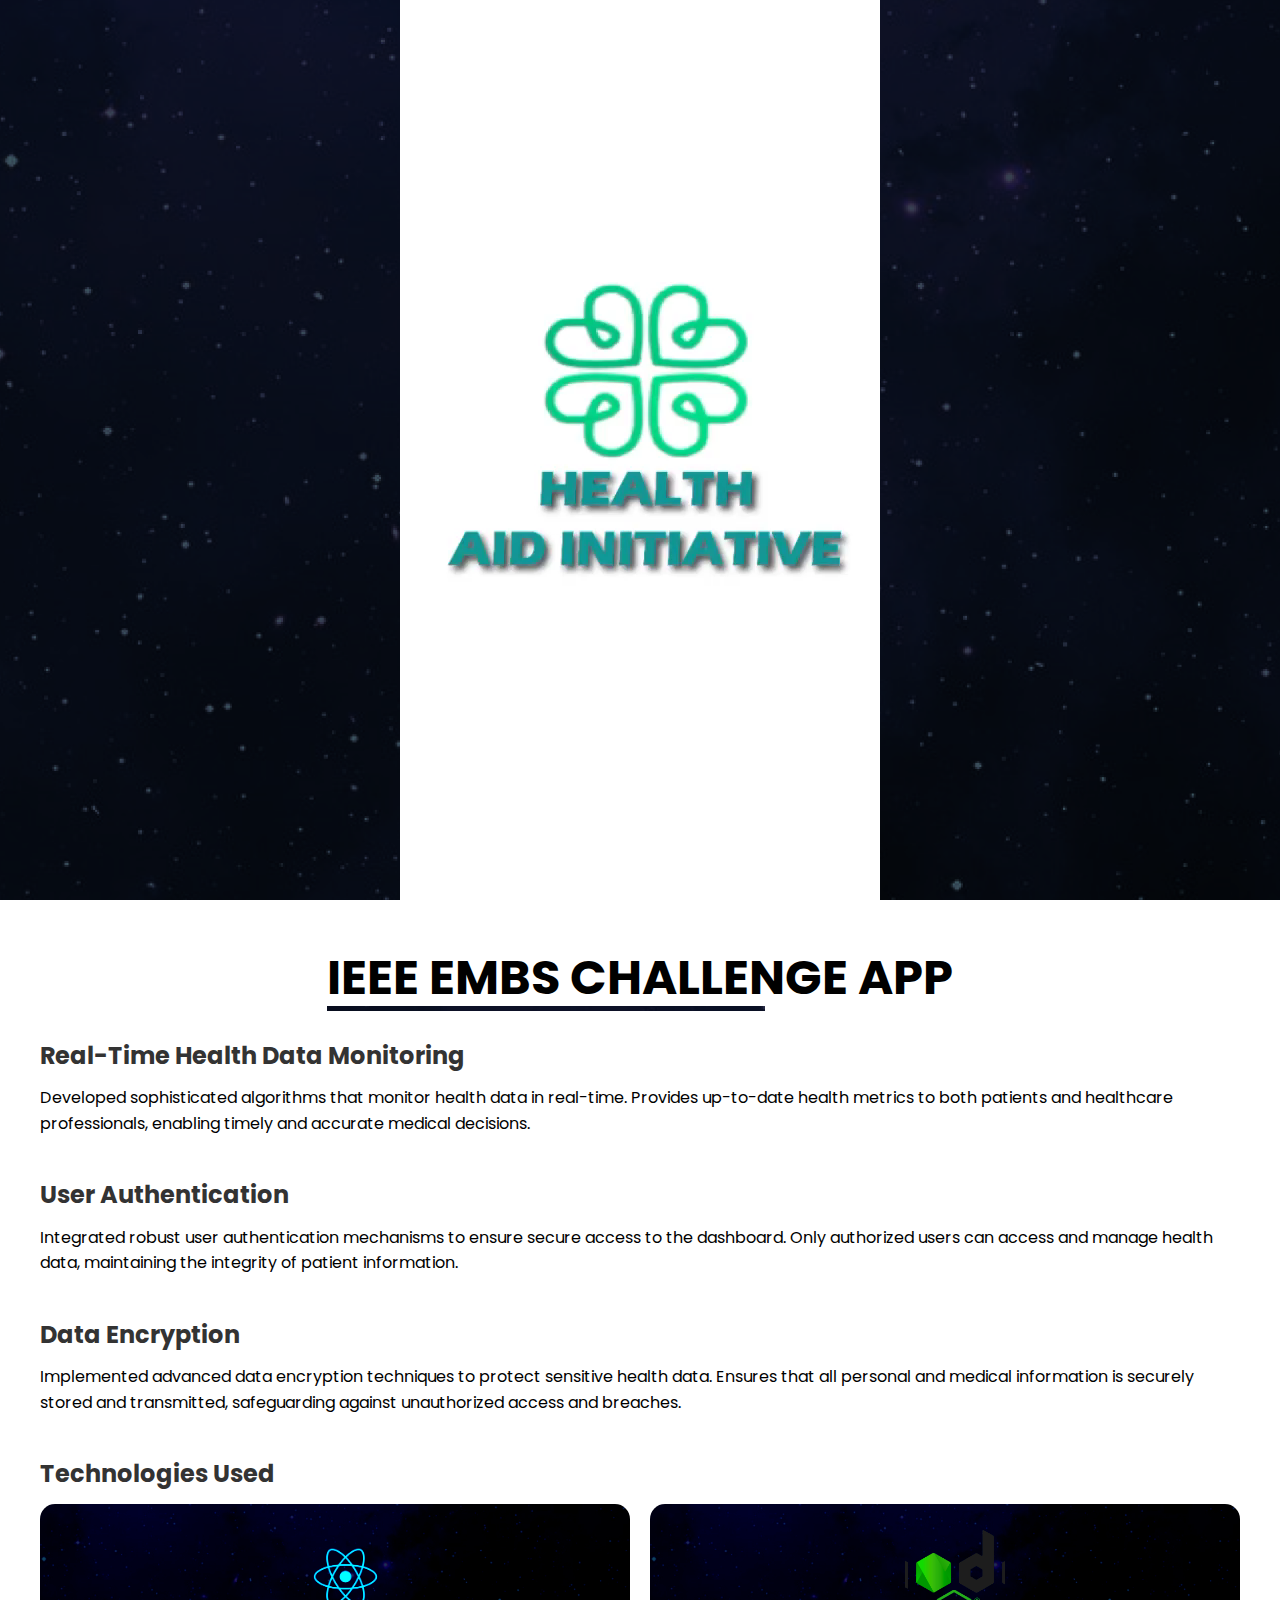
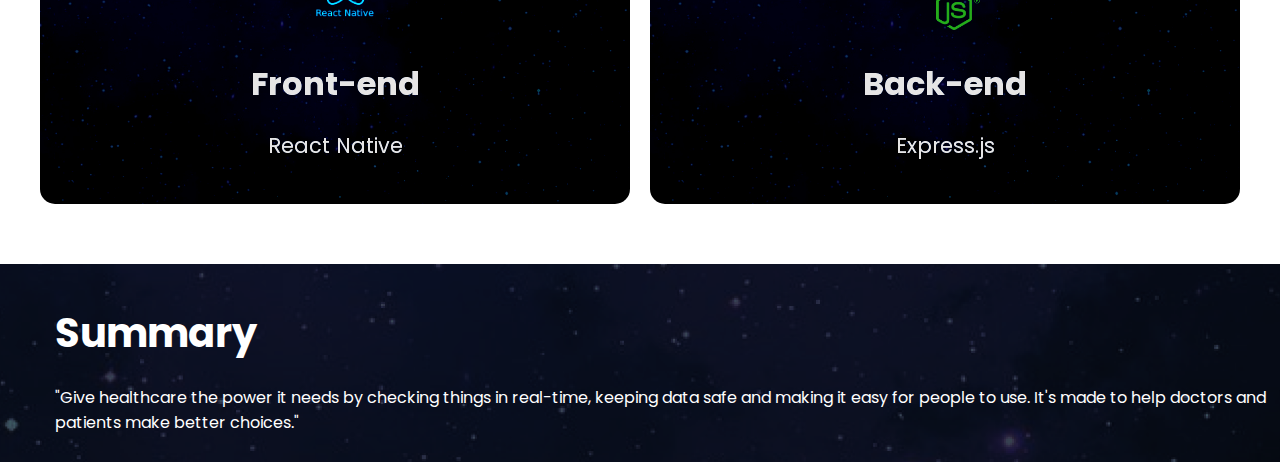
<file: html/health_app.html>
<!DOCTYPE html>
<html lang="en">
<head>
    <meta charset="UTF-8">
    <meta name="viewport" content="width=device-width, initial-scale=1.0">
    <title>IEEE Health APP</title>
    <link href="https://fonts.googleapis.com/css2?family=Poppins:wght@400;600;700&display=swap" rel="stylesheet">

    <link rel="stylesheet" href="../css/health_app/main.css">
</head>
<body>
    <div class="video-container">

        <video autoplay muted loop>
            <source src="../Assets/video.mp4" type="video/mp4">
            Your browser does not support the video tag.
        </video>
    </div>
    
    <div class="container">
        <div id="title">

            <span>IEEE EMBS CHALLENGE APP</span>
        </div>
        <div class="section">
            <h2>Real-Time Health Data Monitoring</h2>
            <p>Developed sophisticated algorithms that monitor health data in real-time. Provides up-to-date health metrics to both patients and healthcare professionals, enabling timely and accurate medical decisions.</p>
        </div>
        <div class="section">
            <h2>User Authentication</h2>
            <p>Integrated robust user authentication mechanisms to ensure secure access to the dashboard. Only authorized users can access and manage health data, maintaining the integrity of patient information.</p>
        </div>
        <div class="section">
            <h2>Data Encryption</h2>
            <p>Implemented advanced data encryption techniques to protect sensitive health data. Ensures that all personal and medical information is securely stored and transmitted, safeguarding against unauthorized access and breaches.</p>
        </div>
        <div class="section">
            <h2>Technologies Used</h2>
            <div class="technology-list">
                <div>
                    <img src="/Assets/React-native.png" alt="React Native Logo">
                    <h3>Front-end</h3>
                    <p>React Native</p>
                </div>
                <div>
                    <img src="/Assets/node.png" alt="Express.js Logo">
                    <h3>Back-end</h3>
                    <p>Express.js</p>
                </div>
            </div>
        </div>
    </div>
    </div>
    <footer>
        <h1>Summary</h1>
        <p>"Give healthcare the power it needs by checking things in real-time, keeping data safe and making it easy for people to use. It's made to help doctors and patients make better choices."</p>
    </footer>
</body>
</html>
</file>
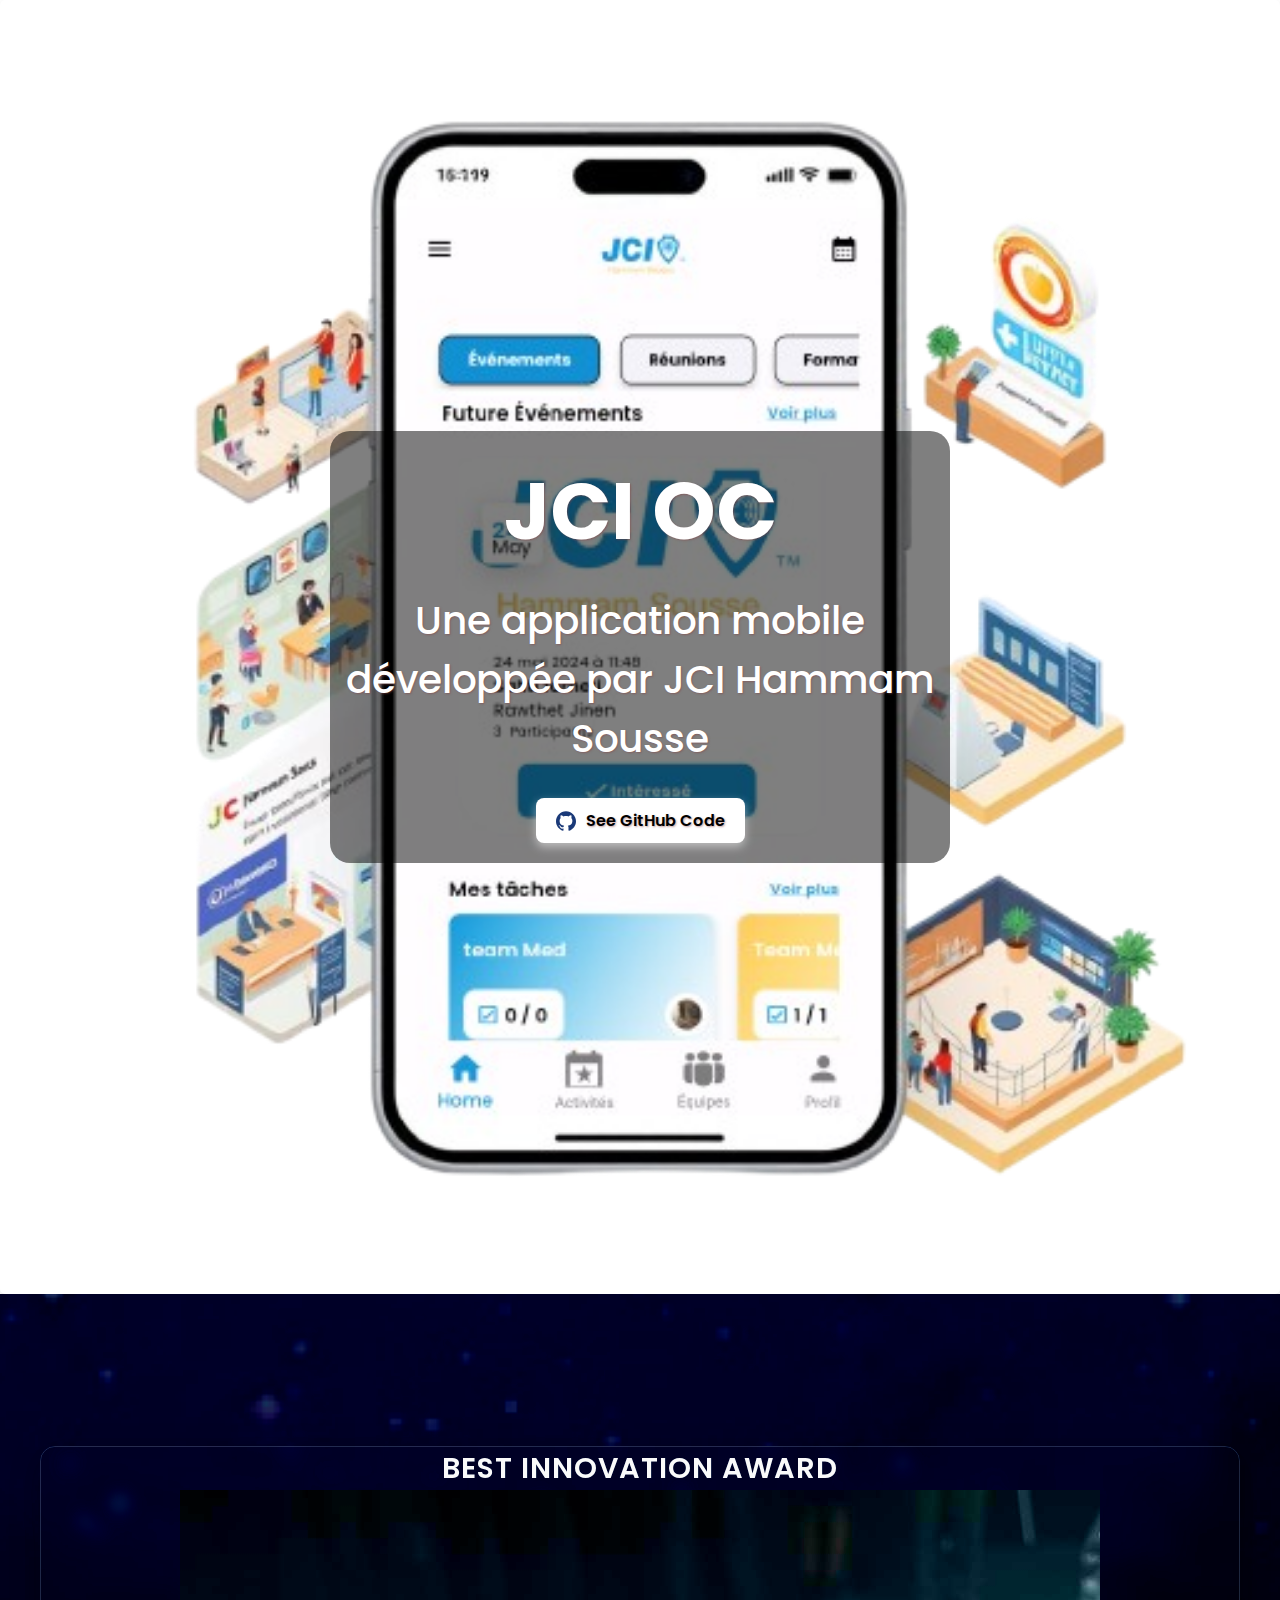
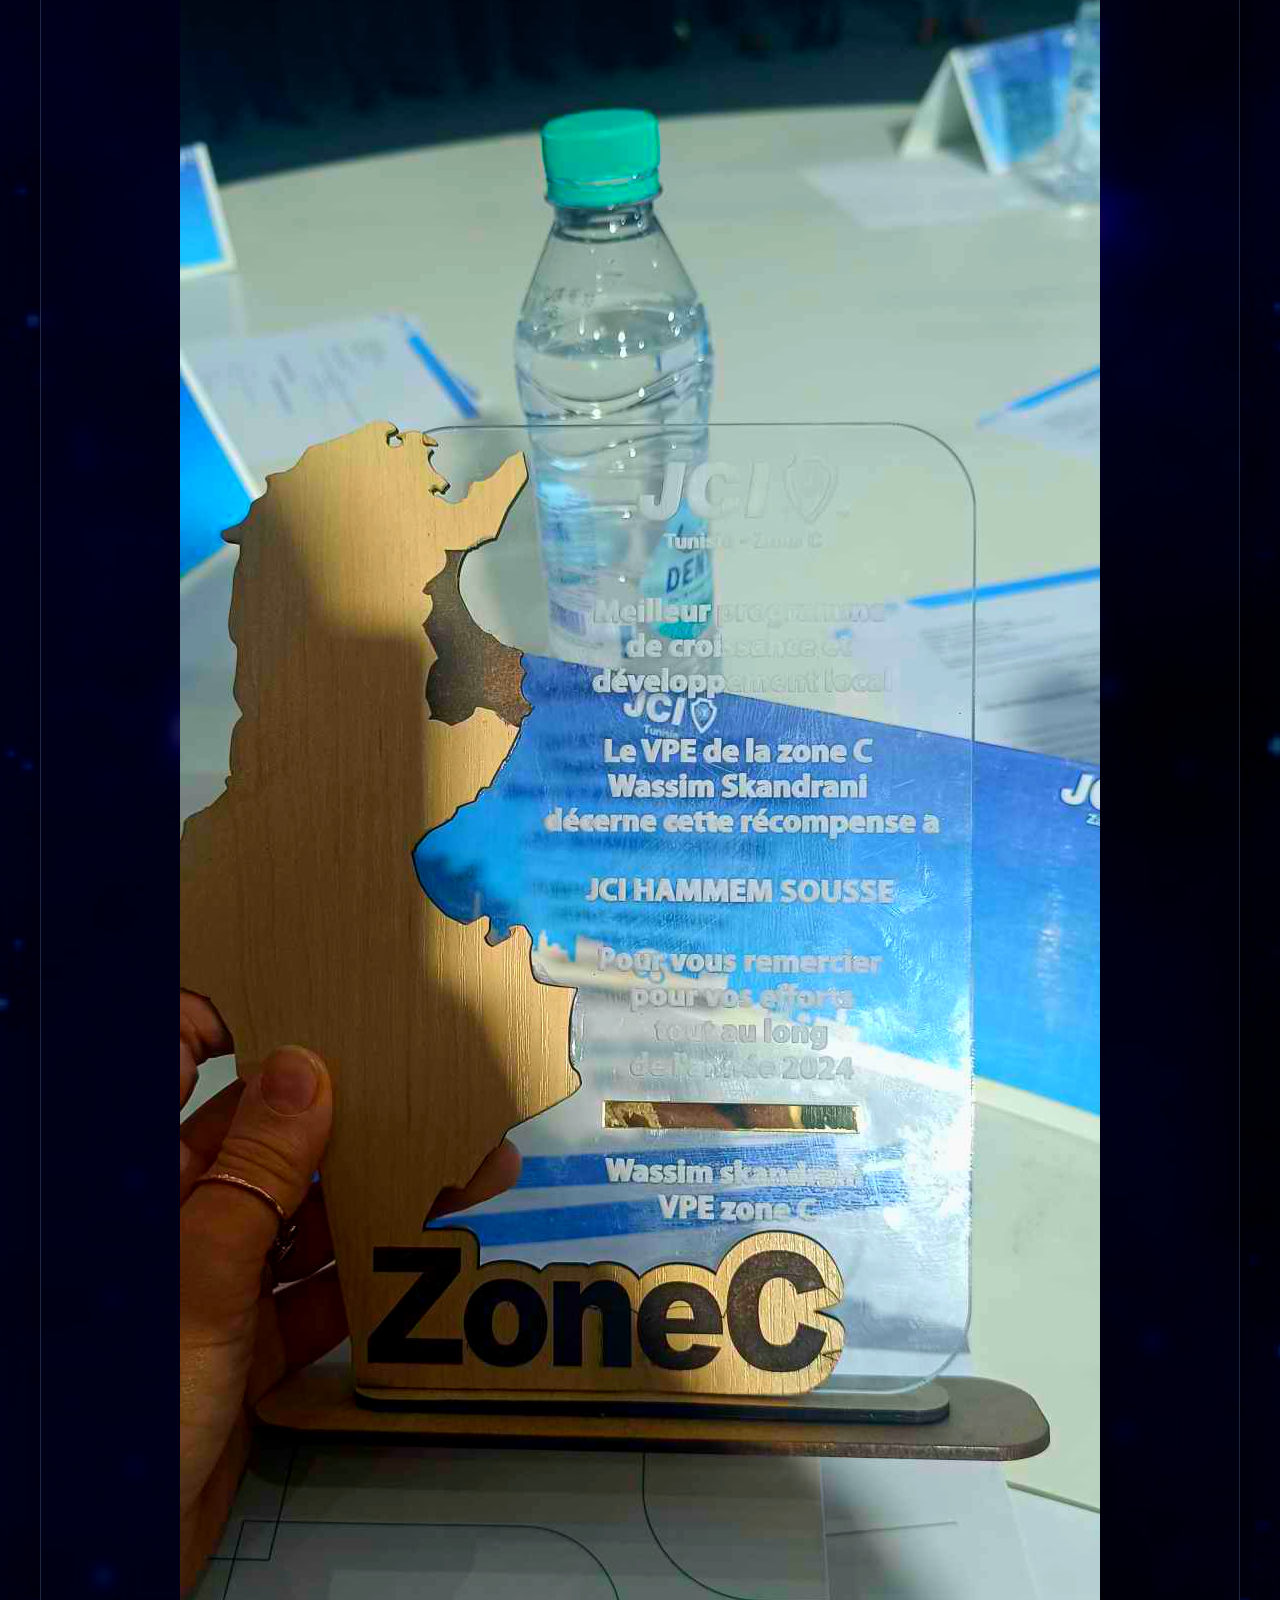
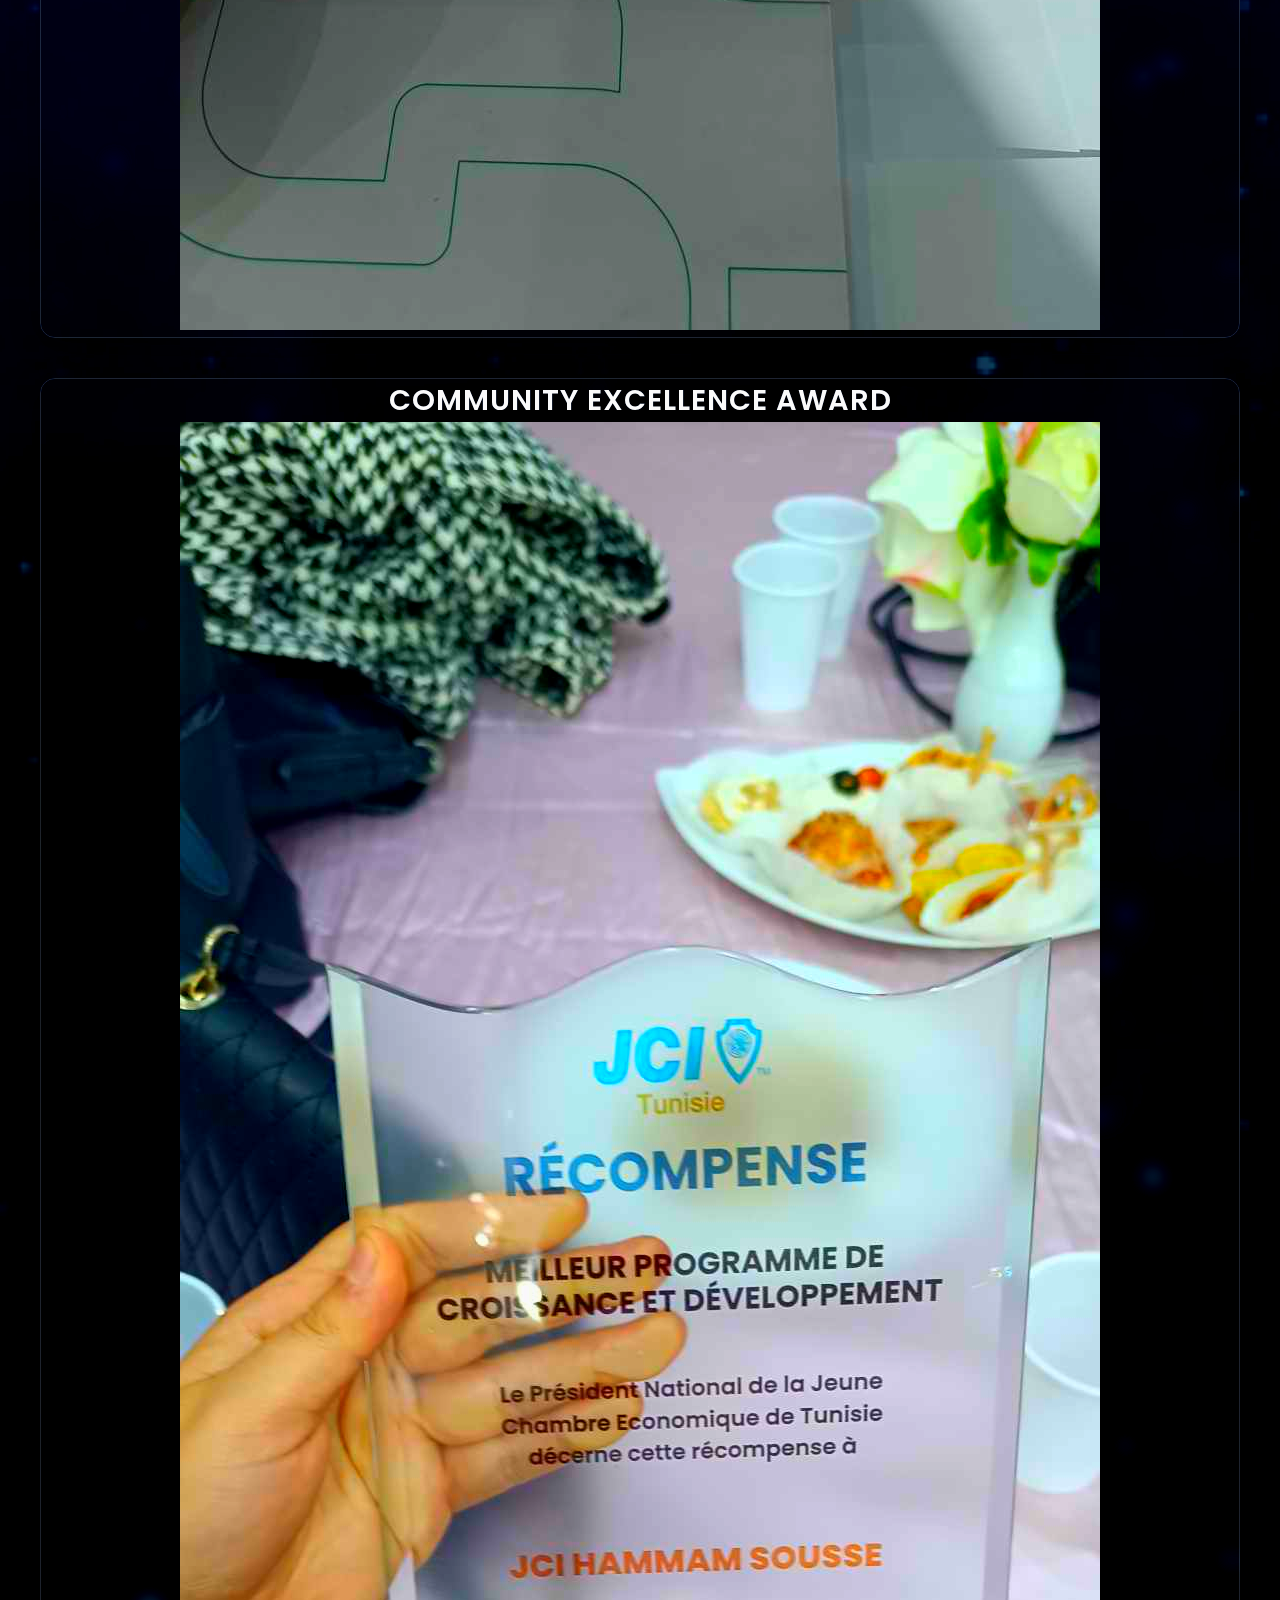
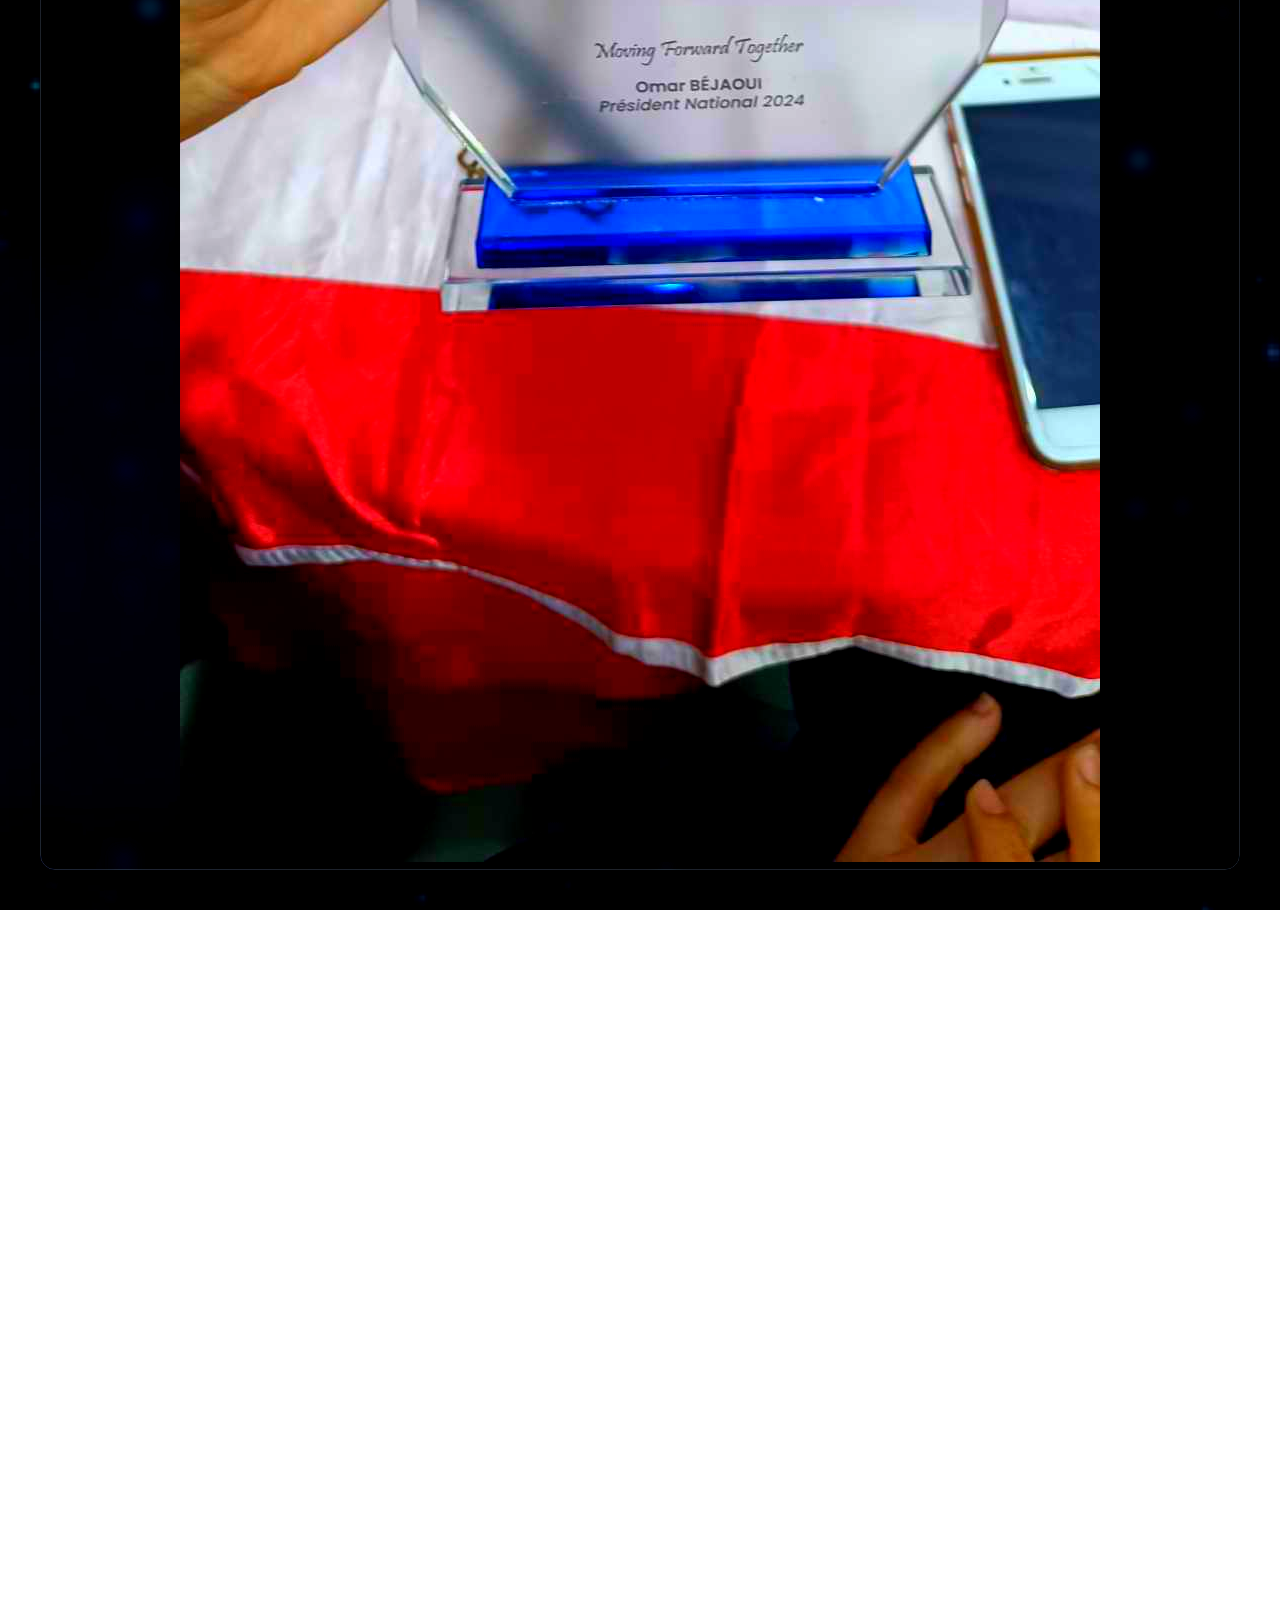
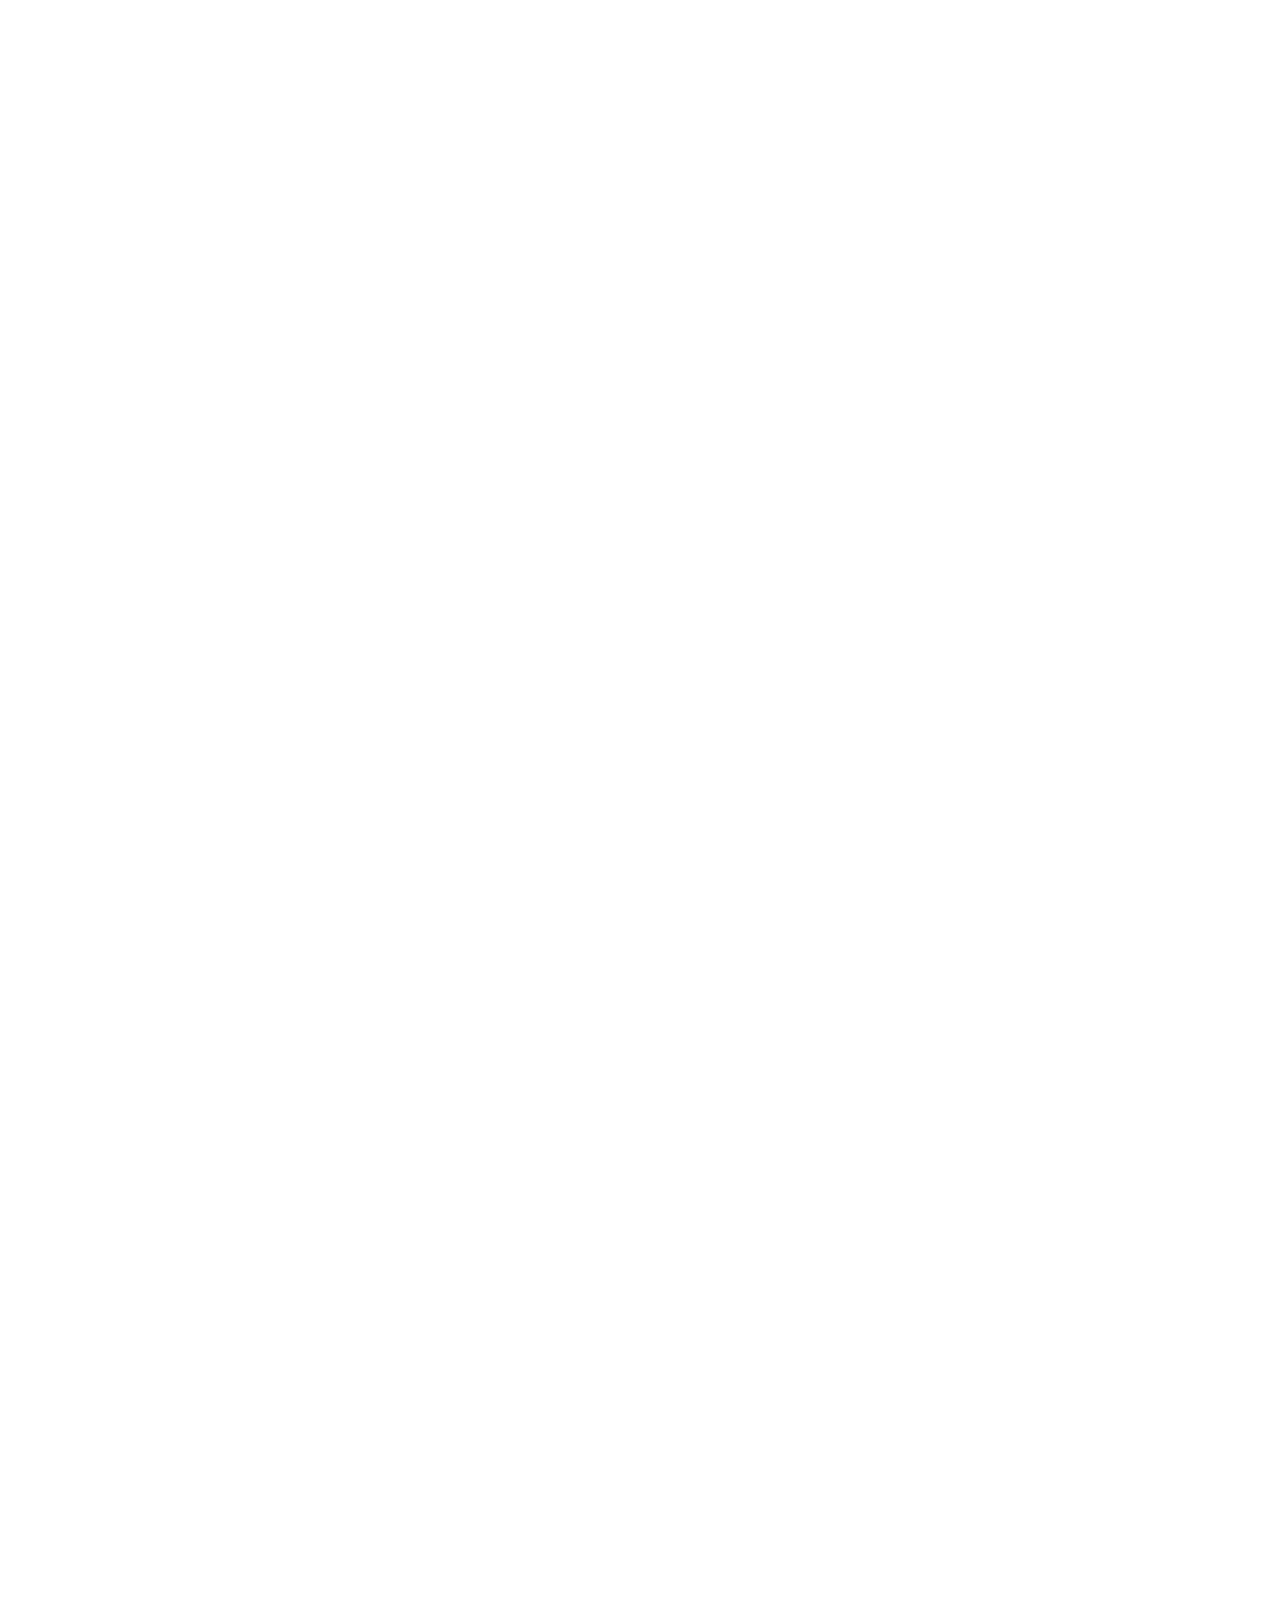
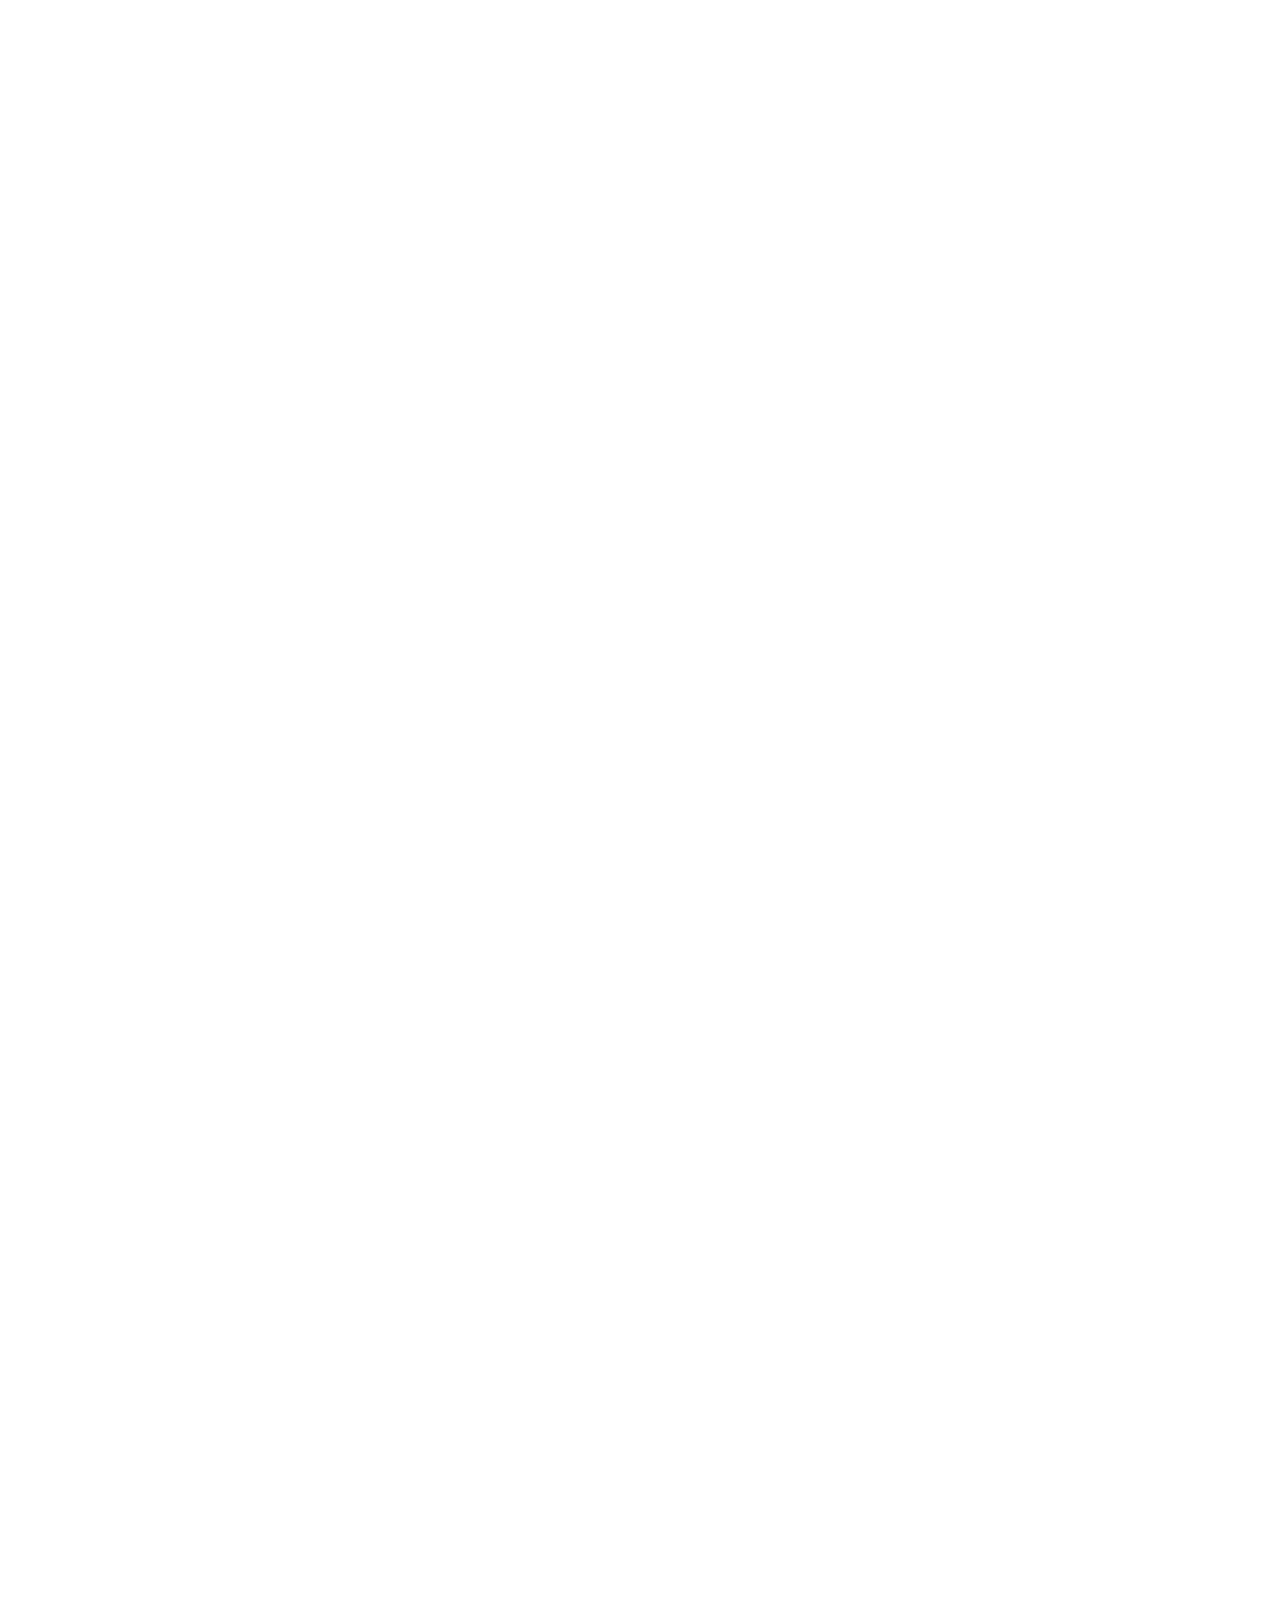
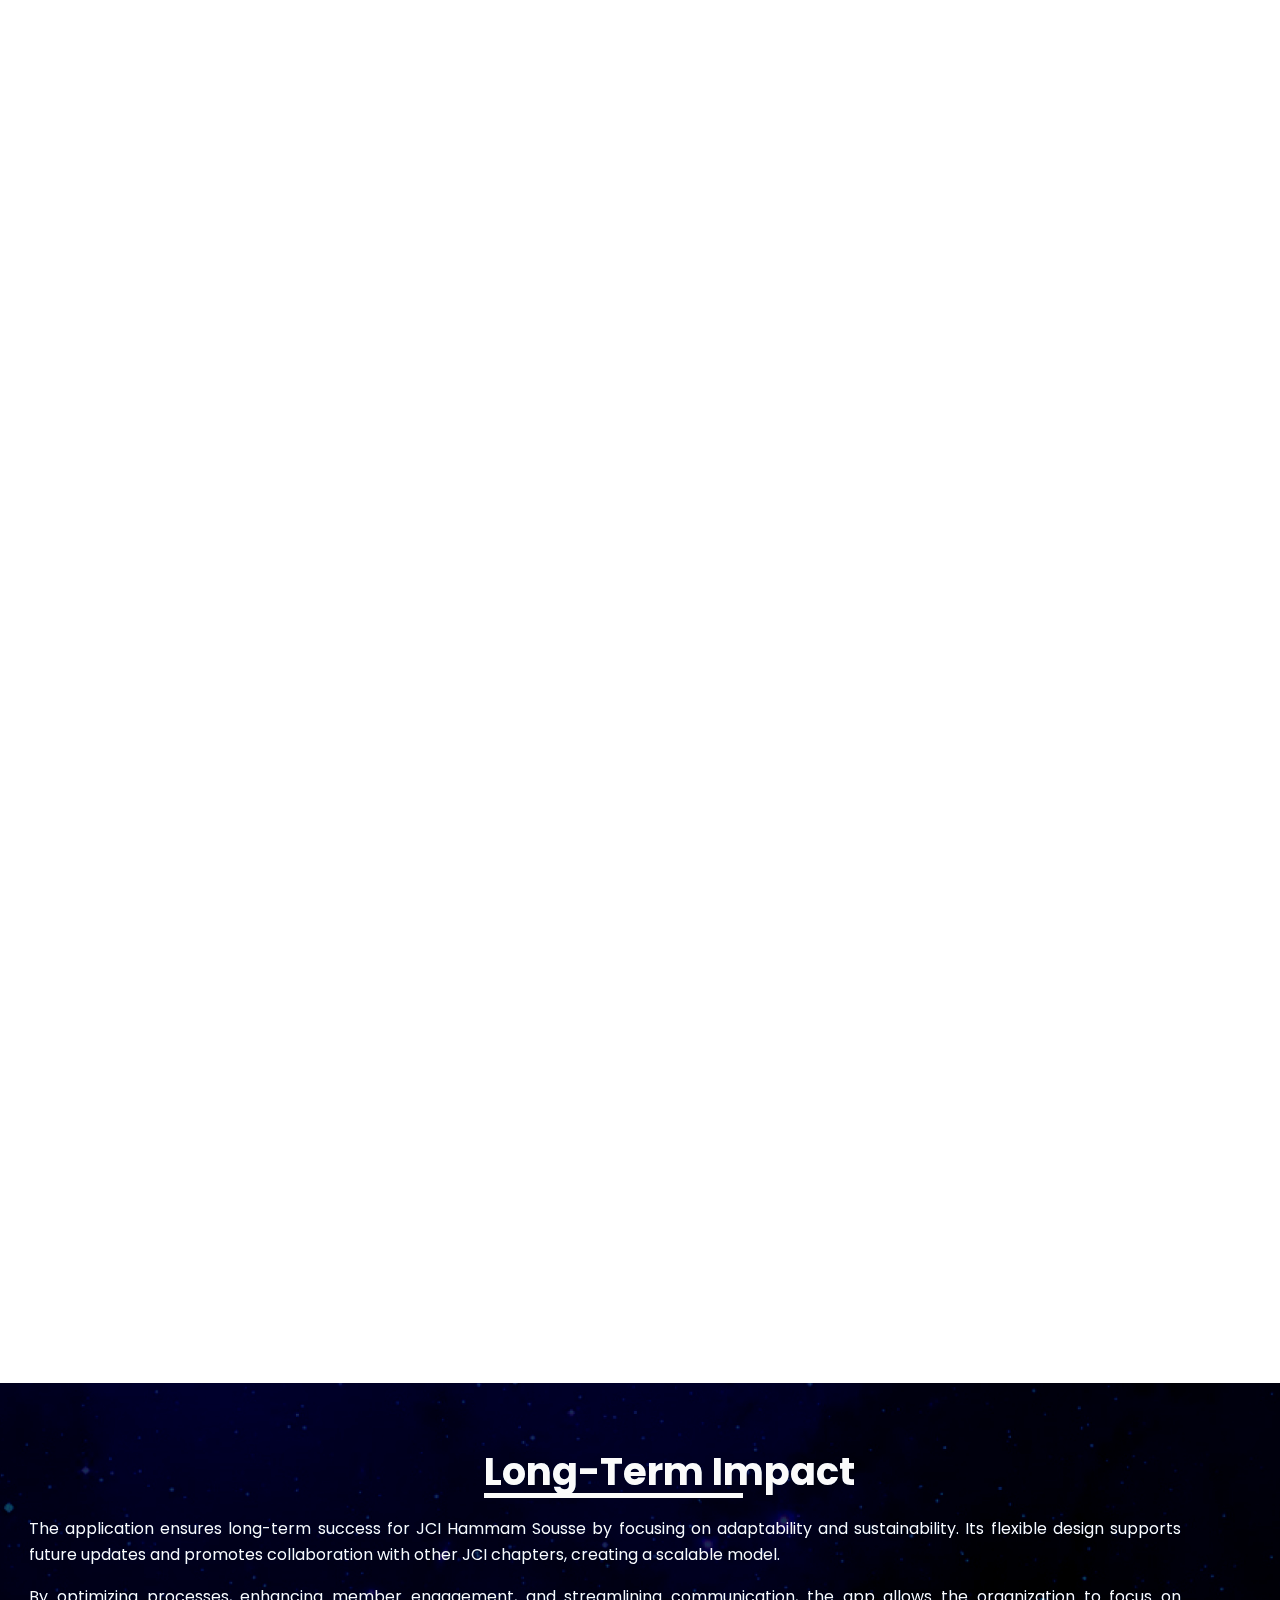
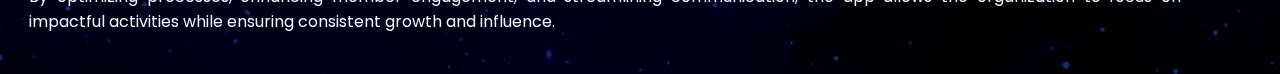
<file: html/jci_app.html>
<!DOCTYPE html>
<html lang="en">
<head>
    <meta charset="UTF-8">
    <meta name="viewport" content="width=device-width, initial-scale=1.0">
    <title>JCI OC INTERNSHIP</title>
    <link rel="stylesheet" href="/css/jci_app/jmain.css">
    <link rel="stylesheet" href="/css/jci_app/award.css">
    <link rel="stylesheet" href="/css/jci_app/objectifs.css">
    <link rel="stylesheet" href="/css/jci_app/termez.css">
    <link href="https://fonts.googleapis.com/css2?family=Poppins:wght@400;600;700&display=swap" rel="stylesheet">

</head>
<body>
    <body>
      <div class="content">


        <div class="container">
          <div class="image-container">
            <img src="../Assets/jci_app.png" alt="JCI OC App" class="image">
            <div class="text-overlay">
             <h1>JCI OC</h1>
              
              <p class="description">Une application mobile développée par JCI Hammam Sousse</p>
              <a href="https://github.com/your-repository-link" class="btn-github">
                <div class="btn-content">
                    <img src="../Assets/github.svg" alt="GitHub Logo">
                    <span>See GitHub Code</span>
                </div>
            </a>
            
        </div>
            </div>
          </div>

          <div class="awards-section">
            <h2 class="awards-title"><span>

              The Awards of This Application
            </span>
          </h2>
            <div class="awards-photos">
                <div class="award-item">
                    <p class="award-text">Best Innovation Award</p>
                    <img src="../Assets/jci_app/462567383_1347047456665864_6196710637348691484_n.jpg" alt="Award 1">
                </div>
                <div class="award-item">
                    <p class="award-text">Community Excellence Award</p>
                    <img src="../Assets/jci_app/466000650_551478554530437_1405147689976395724_n.jpg" alt="Award 2">
                </div>
            </div>
        </div>
        <div class="login_page">

          <div id="App_img">
            <h2 class="awards-title"><span>
              Login Pages
            </span>
          </h2>
          <img src="../Assets/jci_app/1.png" alt="" >
        </div>
      </div>
<div class="ALL_id">


  <section class="objectives-section">
    <h1 class="section-title">Valeur Ajoutée pour les Membres et les
      Parties Prenantes</h1>
    <div class="objective">
      <img src="/Assets/jci_app/event_icon.png" alt="Icon" class="objective-icon">
      <h2 class="objective-title">Gestion simplifiée des événements, réunions et formations</h2>
      <div class="objective-description">
     <p>L’application permet aux membres de consulter facilement les événements passés et à venir, les réunions programmées et les
      formations disponibles via un calendrier centralisé. Les utilisateurs peuvent s’
      inscrire rapidement à ces activités directement depuis l’application. Des notifications automatiques rappellent les dates
      importantes, assurant ainsi une meilleure participation et réduisant les oublis. Cette gestion simplifiée contribue à maximiser
      l’engagement des membres tout en facilitant l’organisation pour les administrateurs.</p>
 <img src="../Assets/jci_app/events.png" alt="" id="App_img" >
      </div>
     

    </div>

    <div class="objective">
      <img src="/Assets/jci_app/comm_icon.png" alt="Icon" class="objective-icon">
      <h2 class="objective-title">Improved Communication</h2>
      <div class="objective-description">
          <p>To facilitate interactions, the application integrates a dedicated chat feature, allowing members to exchange ideas, ask questions, or share comments on events, meetings, or training sessions. Additionally, real-time notifications keep members informed of important updates or changes. Automated emails are also sent to confirm registrations, send reminders, or inform about new activities, thereby enhancing communication fluidity.</p>
          <img src="../Assets/jci_app/comm.png" alt="" id="App_img">
      </div>
  </div>
  
  <div class="objective">
    <img src="/Assets/jci_app/collaboration.png" alt="Icon" class="objective-icon">
    <h2 class="objective-title">Enhanced Collaboration</h2>
    <div class="objective-description">
        <p>The application provides a comprehensive space dedicated to teams, where members can collaborate effectively by managing tasks, tracking project progress, and sharing files. Advanced features include creating and assigning tasks, adding subtasks, and sharing notes for better organization. Furthermore, an integrated voting system allows members to make collective decisions quickly and democratically, fostering a participatory spirit.</p>
        <img src="../Assets/jci_app/XXXX.png" alt="" id="App_img">
    </div>
</div>
<div class="objective">
  <img src="/Assets/jci_app/rankls.png" alt="Icon" class="objective-icon">
  <h2 class="objective-title">Personalized Monitoring</h2>
  <div class="objective-description">
      <p>Members have access to tools for tracking their engagement and performance, with indicators such as points awarded for participation or their ranking within the organization. Administrators, on the other hand, can monitor member activity, validate attendance, and adjust resources as needed. 
        This personalized tracking motivates members to become more involved and enables leaders to optimize human resource management.</p>
      <img src="../Assets/jci_app/suivi.png" alt="" id="App_img">
  </div>
</div>
  </section>
  <div class="long-term-impact">
    <h2><span>
Long-Term Impact
    </span></h2>
    <p>
        The application ensures long-term success for JCI Hammam Sousse by focusing on adaptability and sustainability. 
        Its flexible design supports future updates and promotes collaboration with other JCI chapters, creating a scalable model.
    </p>
    <p>
        By optimizing processes, enhancing member engagement, and streamlining communication, the app allows the organization 
        to focus on impactful activities while ensuring consistent growth and influence.
    </p>
</div>

</div>













        
                </div>
      </body>
</html>
</file>
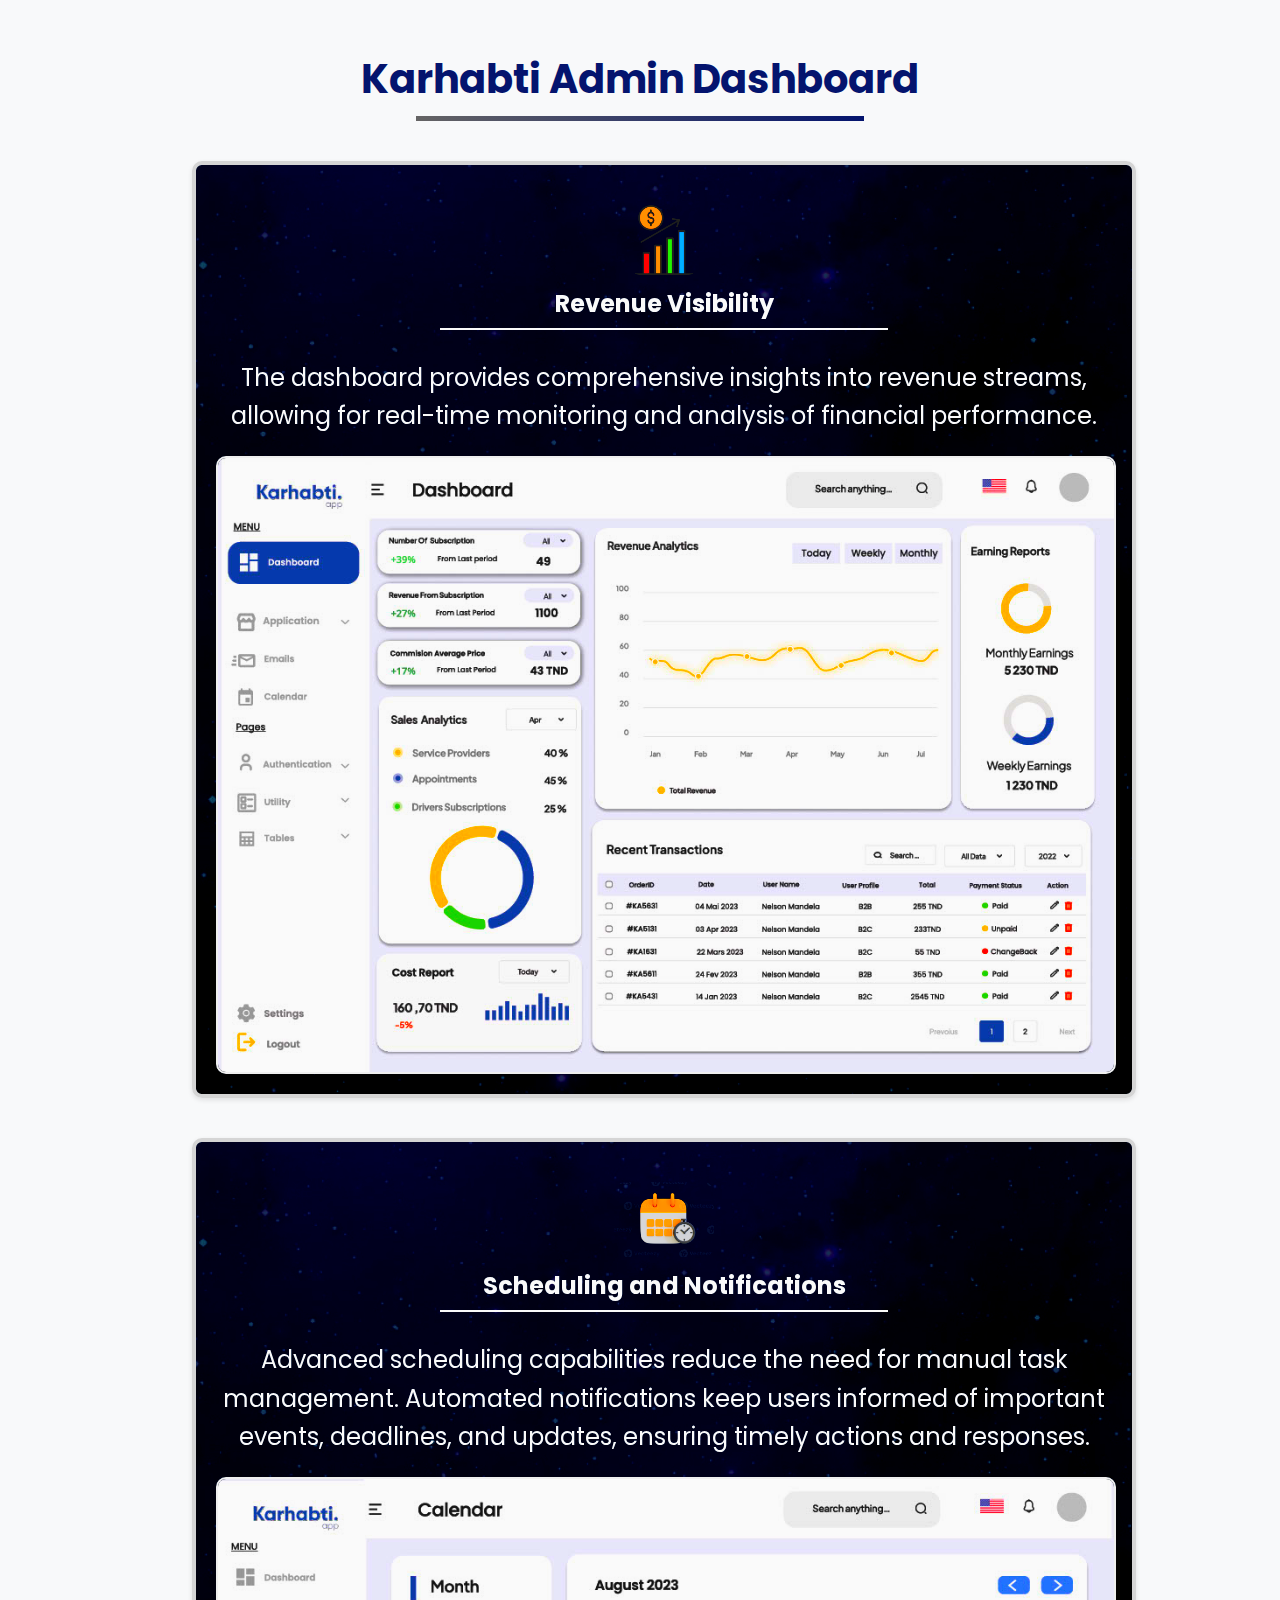
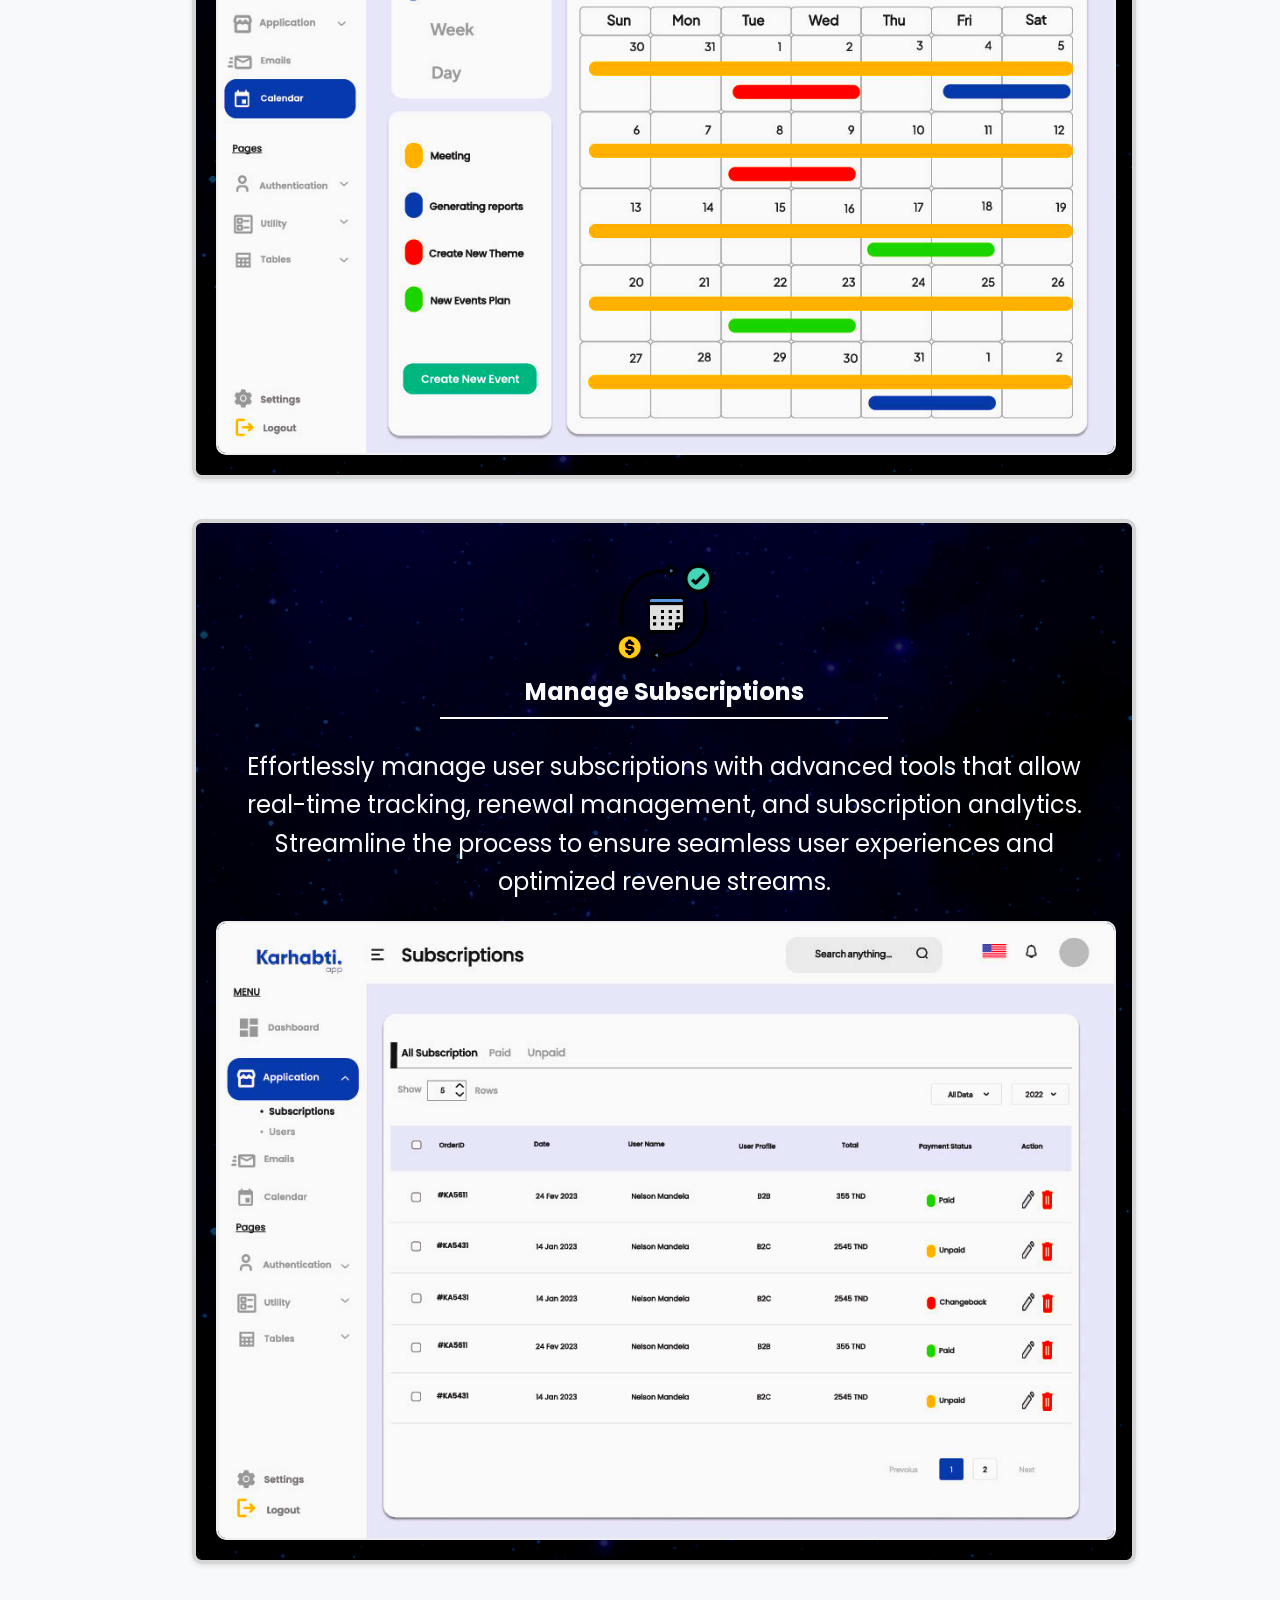
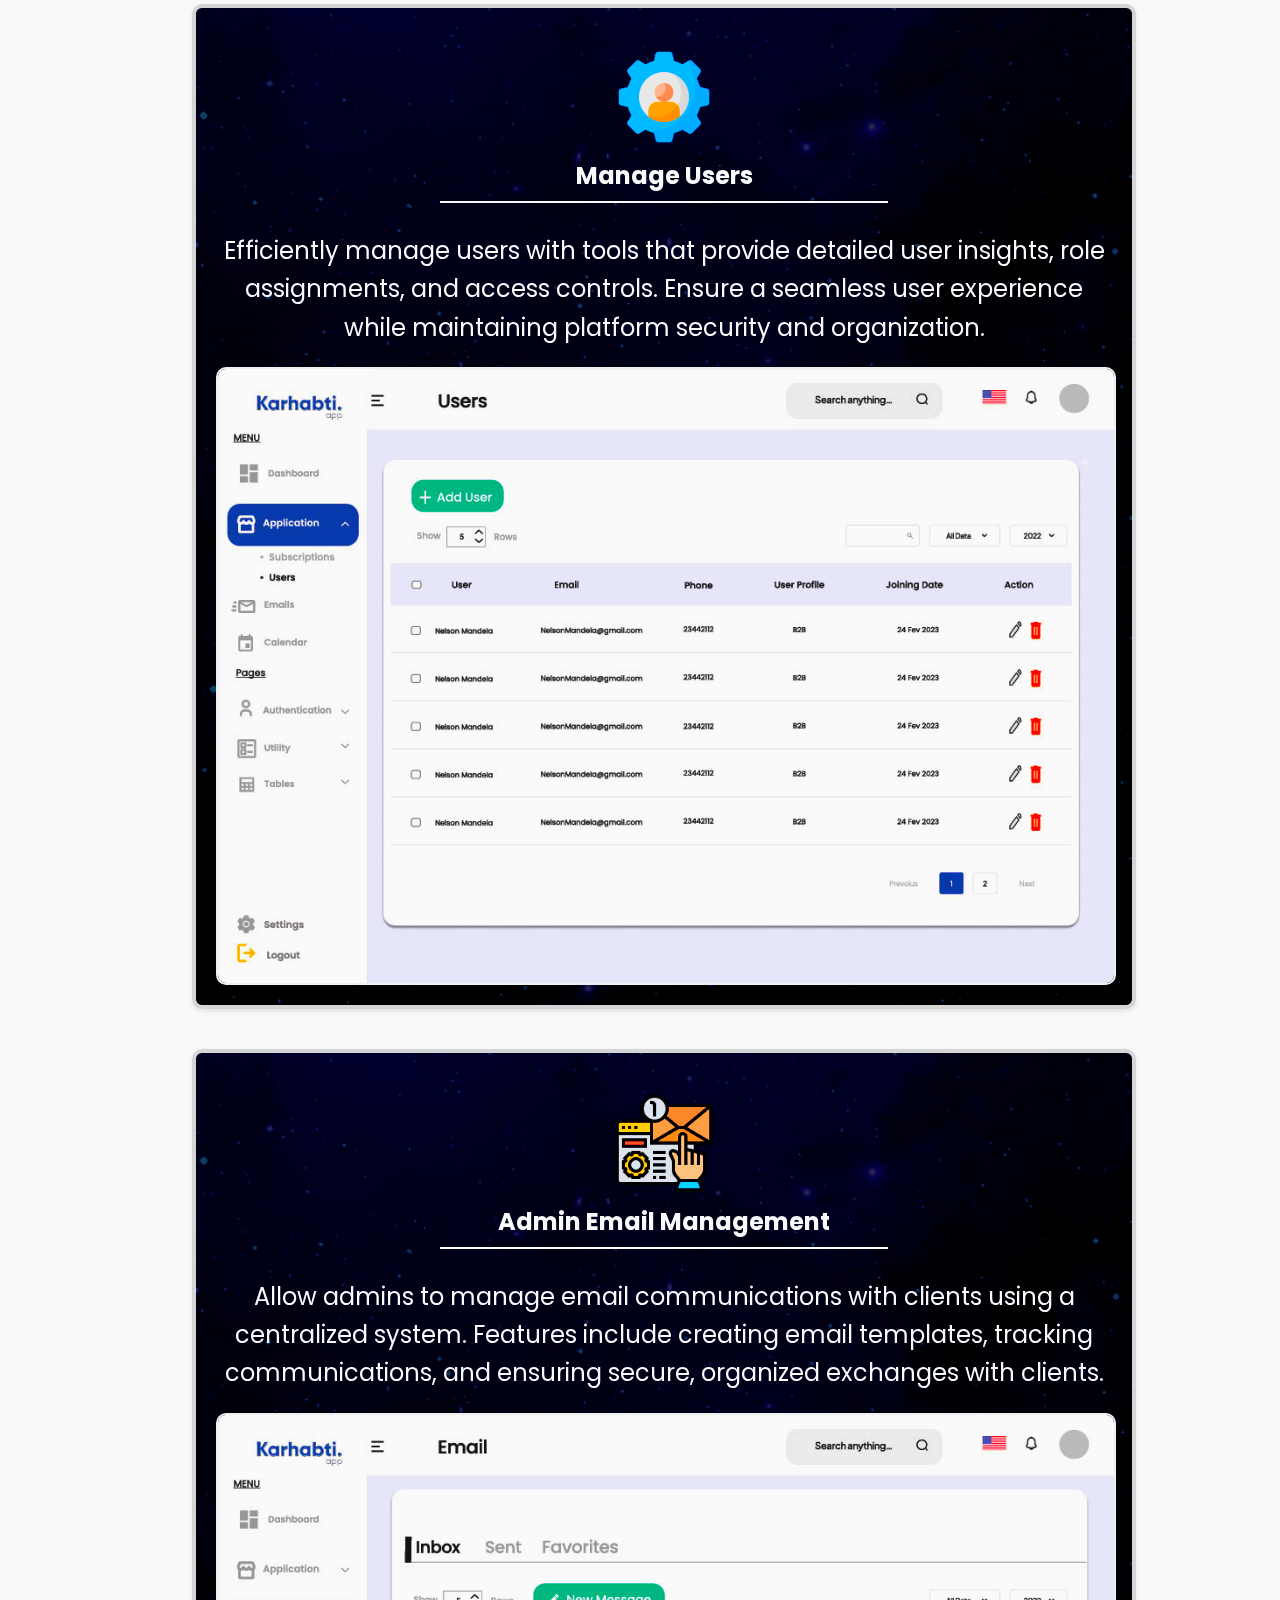
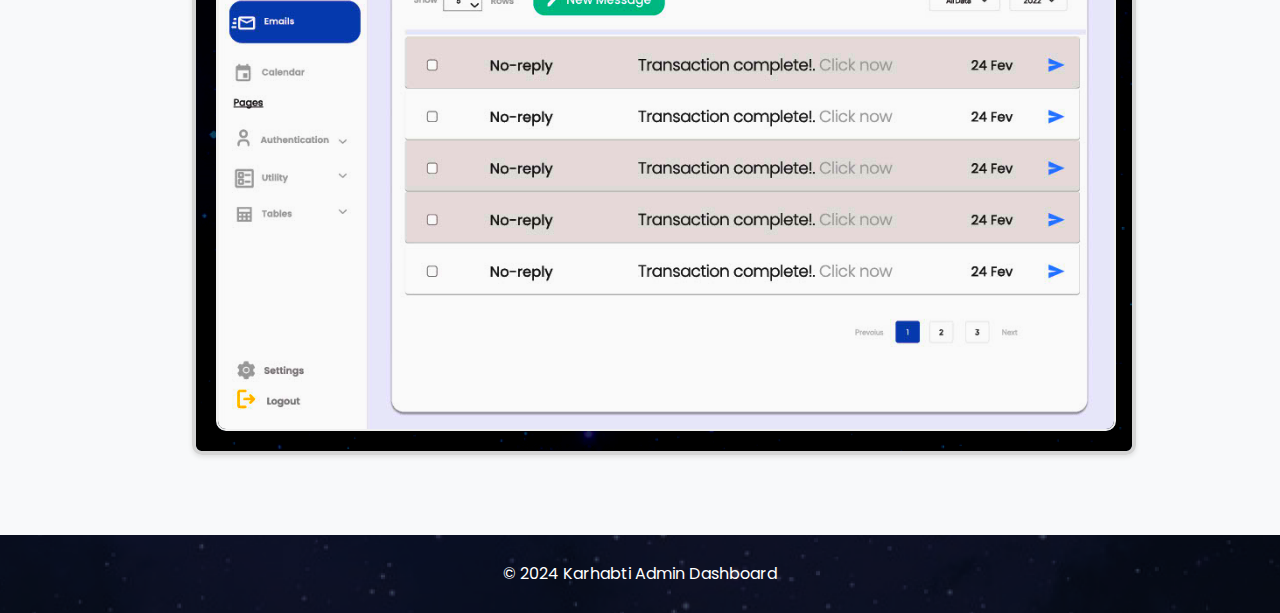
<file: html/karhabti.app.html>
<!DOCTYPE html>
<html lang="en">
<head>
    <meta charset="UTF-8">
    <meta name="viewport" content="width=device-width, initial-scale=1.0">
    <title>Karhabti Admin Dashboard</title>
    <link rel="stylesheet" href="../css/karhabti.App/styles.css">
    <link href="https://fonts.googleapis.com/css2?family=Poppins:wght@300;400;600&display=swap" rel="stylesheet">
</head>
<body>
    <div class="container">
        <h1>Karhabti Admin Dashboard</h1>
        
        <div class="section">
            <h2>
                <span ><img src="../Assets/karhabty/8518766.png" alt="" id="icon"></span>
                Revenue Visibility
            </h2>
            <p>The dashboard provides comprehensive insights into revenue streams, allowing for real-time monitoring and analysis of financial performance.</p>
            <img src="../Assets/karhabty/1718140652627-6c43f2c0-84fc-4a09-b24b-55c0e84b71f0_1.jpg" alt="Revenue Visibility Image">
        </div>
        
        <div class="section">
            <h2>
                <span ><img src="../Assets/karhabty/3d-minimal-time-management-concept-schedule-notification-meeting-reminder-calendar-with-an-alarm-clock-and-bell-icon-3d-illustration-png.png" alt="" id="icon1"></span>

                Scheduling and Notifications
            </h2>
            <p>Advanced scheduling capabilities reduce the need for manual task management. Automated notifications keep users informed of important events, deadlines, and updates, ensuring timely actions and responses.</p>
            <img src="../Assets/karhabty/1718140652627-6c43f2c0-84fc-4a09-b24b-55c0e84b71f0_7.jpg" alt="Scheduling and Notifications Image">
        </div>
        <div class="section">
            <h2>
                <span ><img src="../Assets/karhabty/4730517.png" alt="" id="icon1"></span>

                Manage Subscriptions
            </h2>
            <p>Effortlessly manage user subscriptions with advanced tools that allow real-time tracking, renewal management, and subscription analytics. Streamline the process to ensure seamless user experiences and optimized revenue streams.</p>
            <img src="../Assets/karhabty/1718140652627-6c43f2c0-84fc-4a09-b24b-55c0e84b71f0_5.jpg" alt="Manage Subscriptions Image">
        </div>
        
        <div class="section">
            <h2>
                <span ><img src="../Assets/karhabty/6102566.png" alt="" id="icon1"></span>

                Manage Users
            </h2>
            <p>Efficiently manage users with tools that provide detailed user insights, role assignments, and access controls. Ensure a seamless user experience while maintaining platform security and organization.</p>
            <img src="/Assets/karhabty/1718140652627-6c43f2c0-84fc-4a09-b24b-55c0e84b71f0_6.jpg" alt="Manage Users Image">
        </div>
        
        <div class="section">
            <h2>
                <span ><img src="../Assets/karhabty/3494136.png" alt="" id="icon1"></span>

                Admin Email Management
            </h2>
            <p>Allow admins to manage email communications with clients using a centralized system. Features include creating email templates, tracking communications, and ensuring secure, organized exchanges with clients.</p>
            <img src="/Assets/karhabty/1718140652627-6c43f2c0-84fc-4a09-b24b-55c0e84b71f0_9.jpg" alt="Admin Email Management Image">
        </div>
        
    </div>
    
    <footer>
        <p>© 2024 Karhabti Admin Dashboard</p>
    </footer>
</body>
</html>
</file>
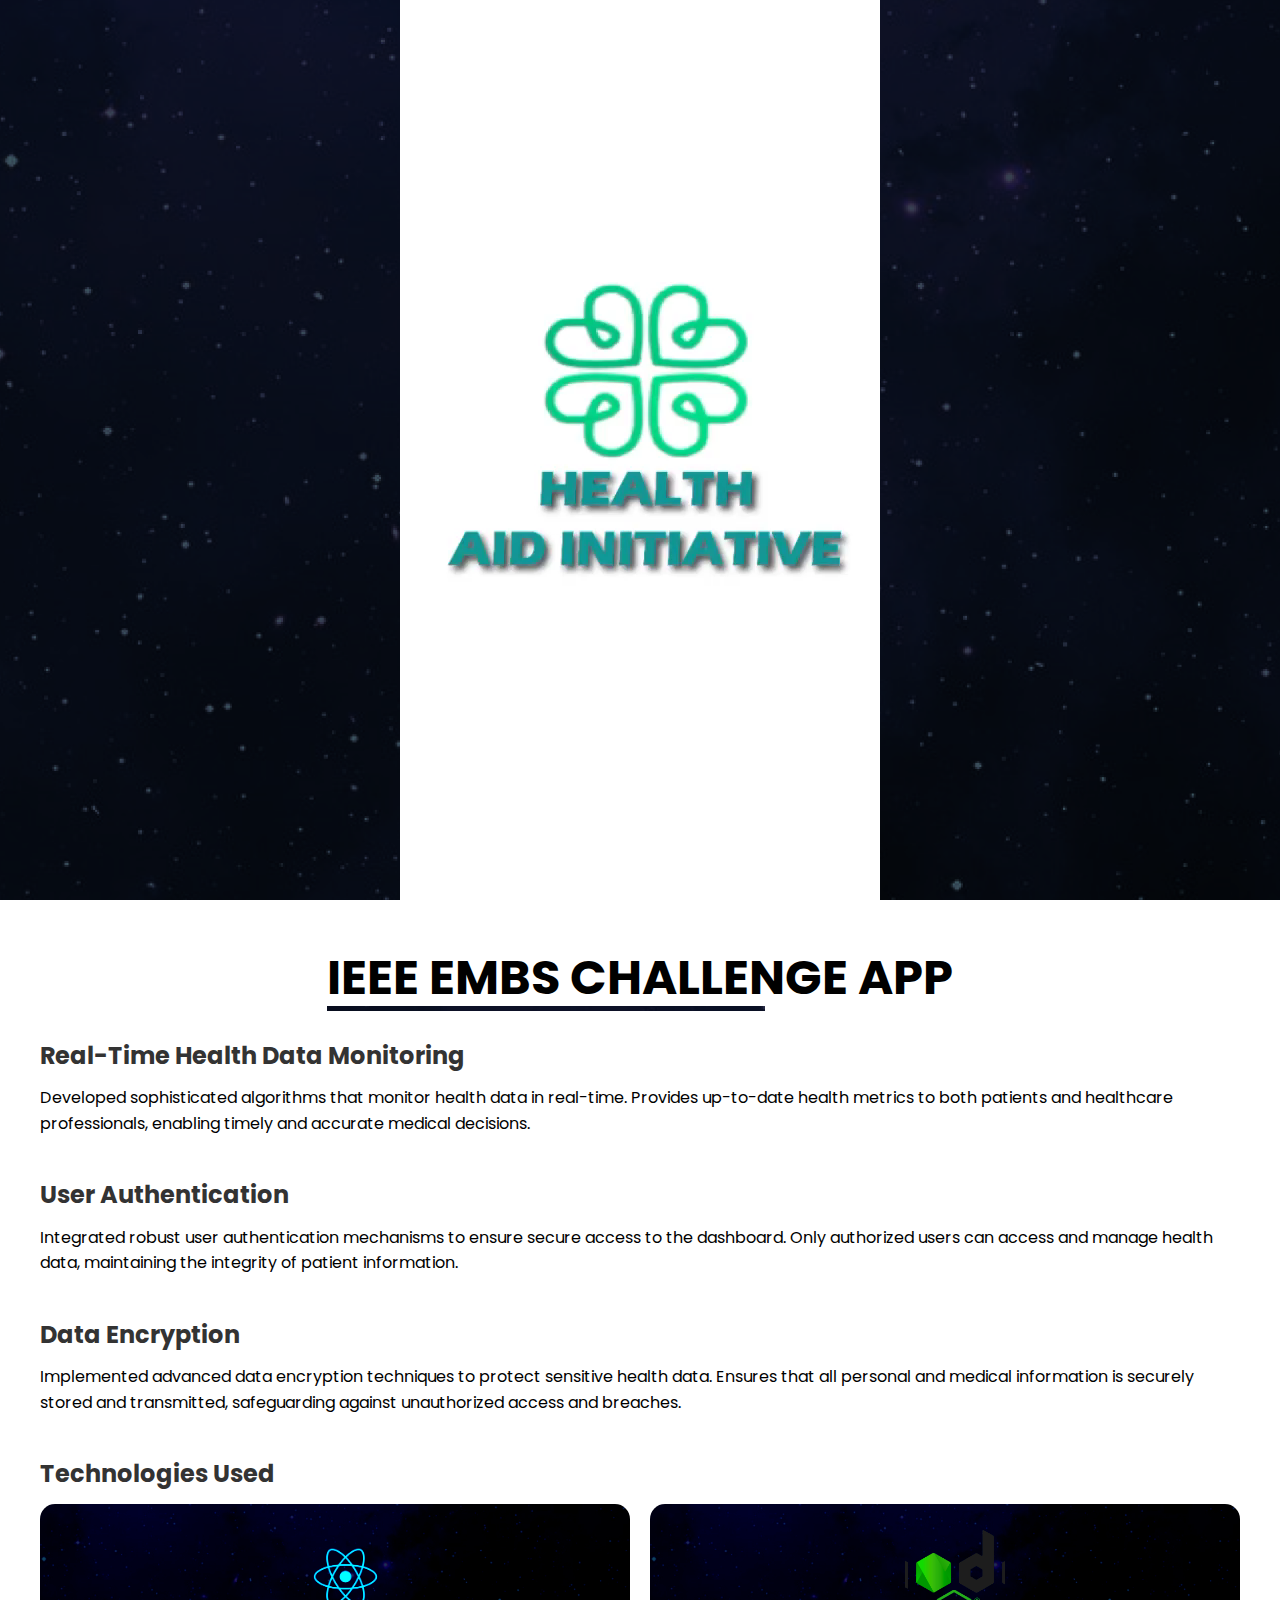
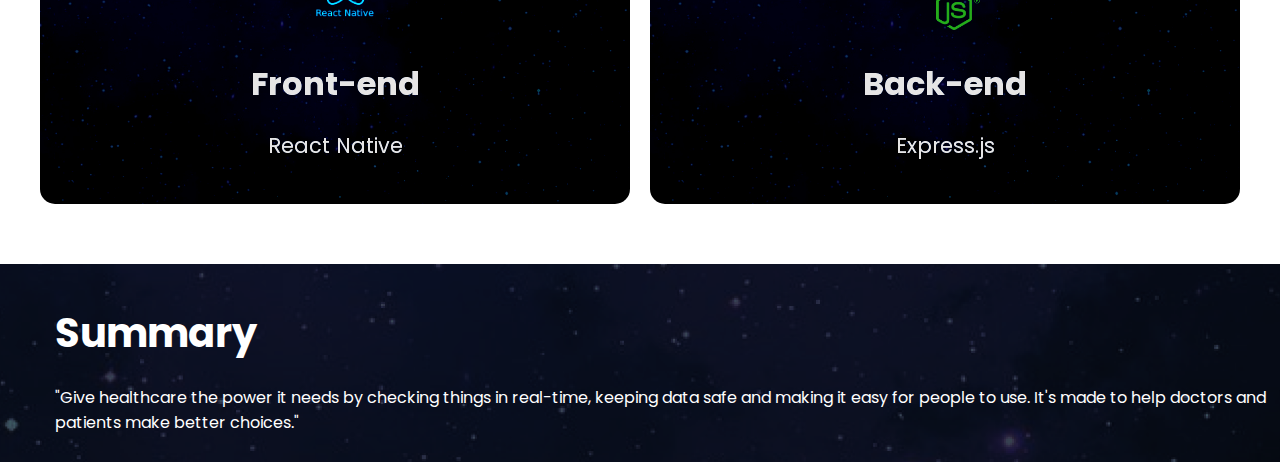
<file: portfolio/health_app.html>
<!DOCTYPE html>
<html lang="en">
<head>
    <meta charset="UTF-8">
    <meta name="viewport" content="width=device-width, initial-scale=1.0">
    <title>IEEE Health APP</title>
    <link href="https://fonts.googleapis.com/css2?family=Poppins:wght@400;600;700&display=swap" rel="stylesheet">
    <link rel="icon" href="../portfolio/Assets/image-removebg-preview-_2_-1.ico" type="image/x-icon">

    <link rel="stylesheet" href="./css/health_app/main.css">
</head>
<body>
    <div class="video-container">

        <video autoplay muted loop>
            <source src="./Assets/video.mp4" type="video/mp4">
            Your browser does not support the video tag.
        </video>
    </div>
    
    <div class="container">
        <div id="title">

            <span>IEEE EMBS CHALLENGE APP</span>
        </div>
        <div class="section">
            <h2>Real-Time Health Data Monitoring</h2>
            <p>Developed sophisticated algorithms that monitor health data in real-time. Provides up-to-date health metrics to both patients and healthcare professionals, enabling timely and accurate medical decisions.</p>
        </div>
        <div class="section">
            <h2>User Authentication</h2>
            <p>Integrated robust user authentication mechanisms to ensure secure access to the dashboard. Only authorized users can access and manage health data, maintaining the integrity of patient information.</p>
        </div>
        <div class="section">
            <h2>Data Encryption</h2>
            <p>Implemented advanced data encryption techniques to protect sensitive health data. Ensures that all personal and medical information is securely stored and transmitted, safeguarding against unauthorized access and breaches.</p>
        </div>
        <div class="section">
            <h2>Technologies Used</h2>
            <div class="technology-list">
                <div>
                    <img src="/Assets/React-native.png" alt="React Native Logo">
                    <h3>Front-end</h3>
                    <p>React Native</p>
                </div>
                <div>
                    <img src="/Assets/node.png" alt="Express.js Logo">
                    <h3>Back-end</h3>
                    <p>Express.js</p>
                </div>
            </div>
        </div>
    </div>
    </div>
    <footer>
        <h1>Summary</h1>
        <p>"Give healthcare the power it needs by checking things in real-time, keeping data safe and making it easy for people to use. It's made to help doctors and patients make better choices."</p>
    </footer>
</body>
</html>
</file>
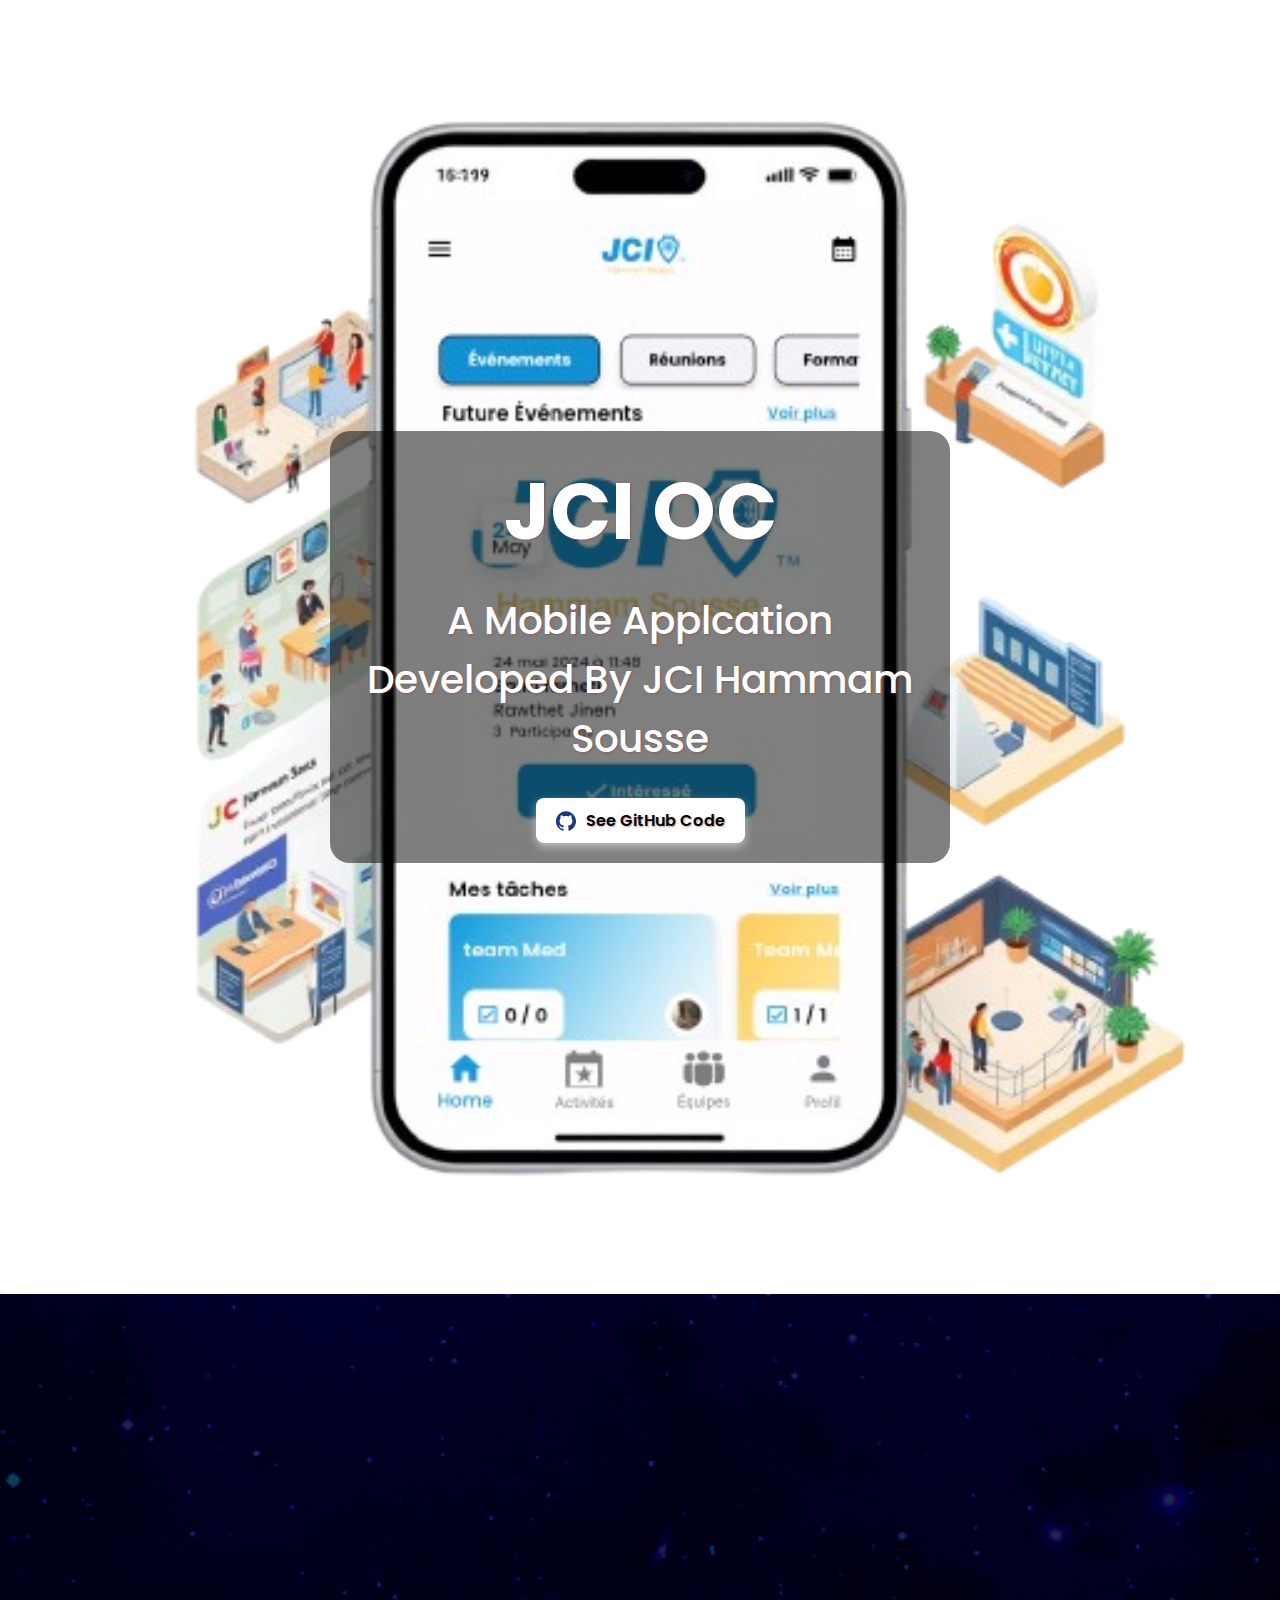
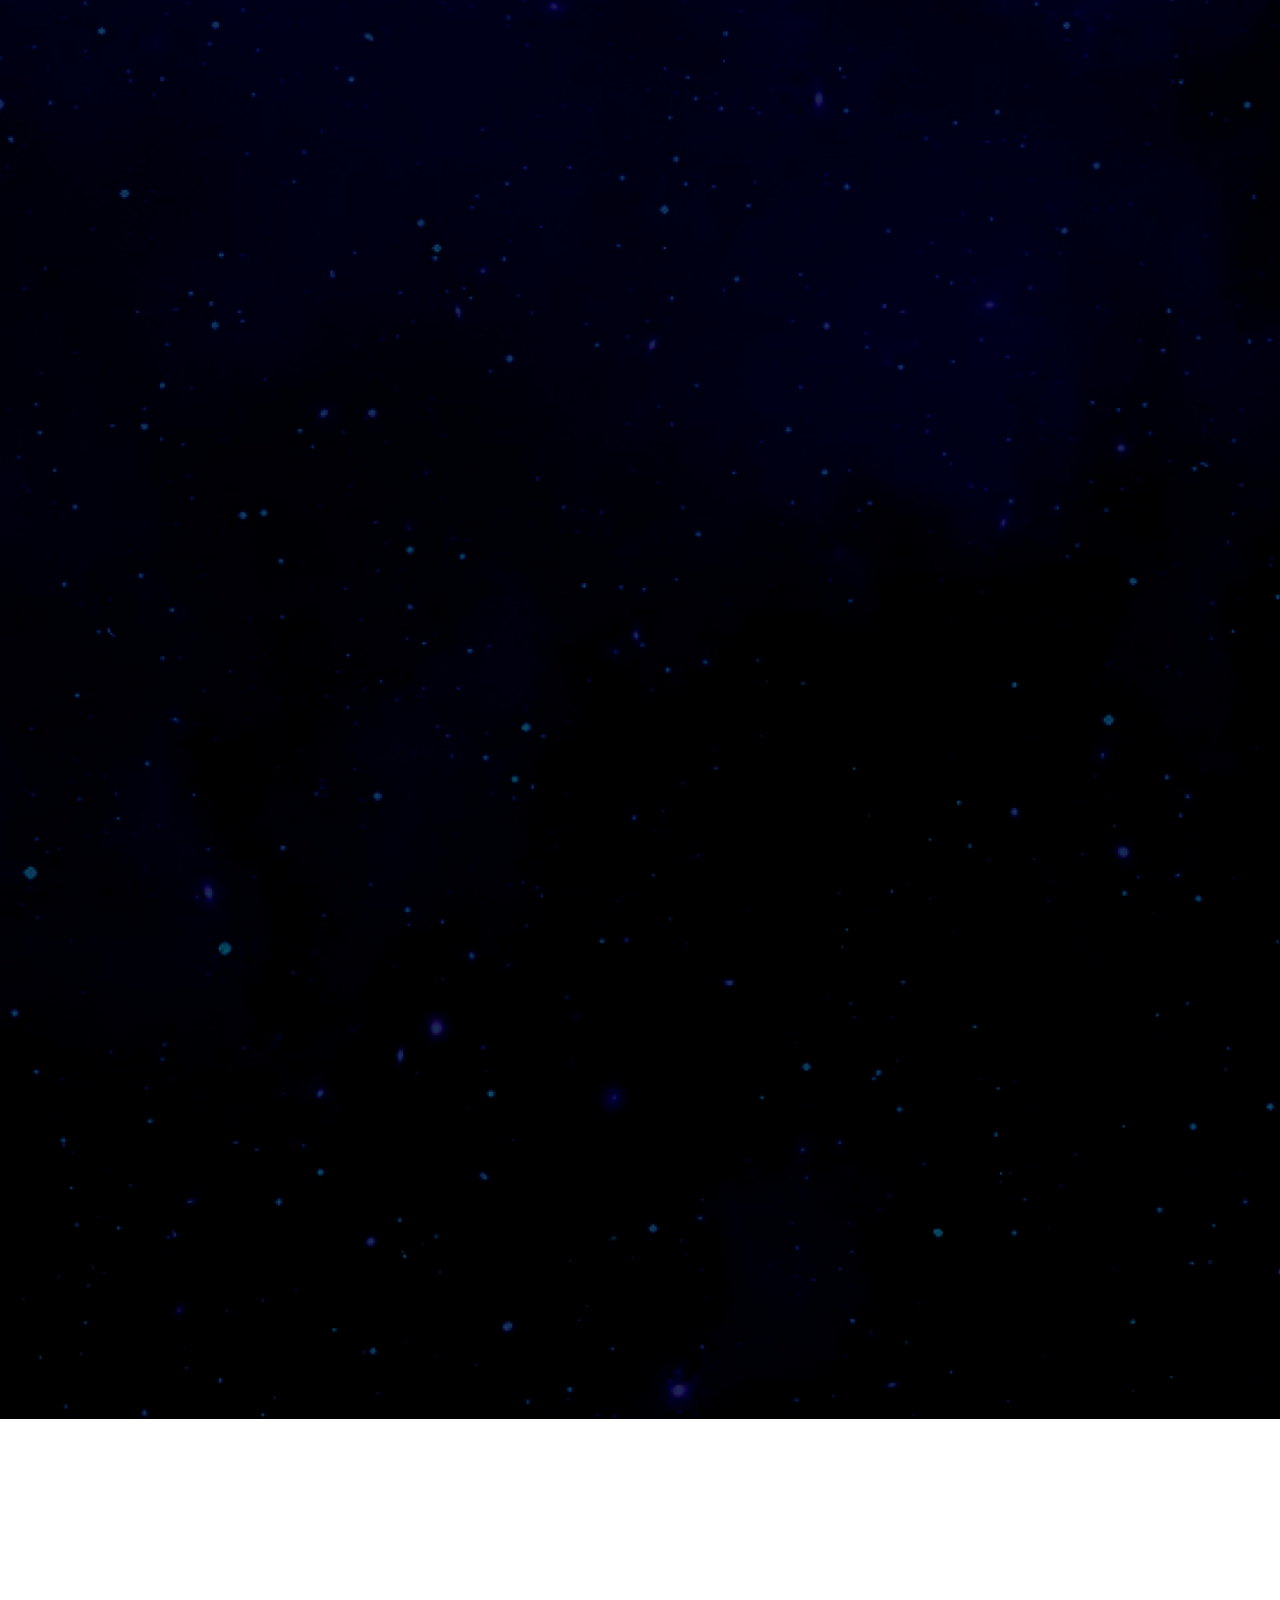
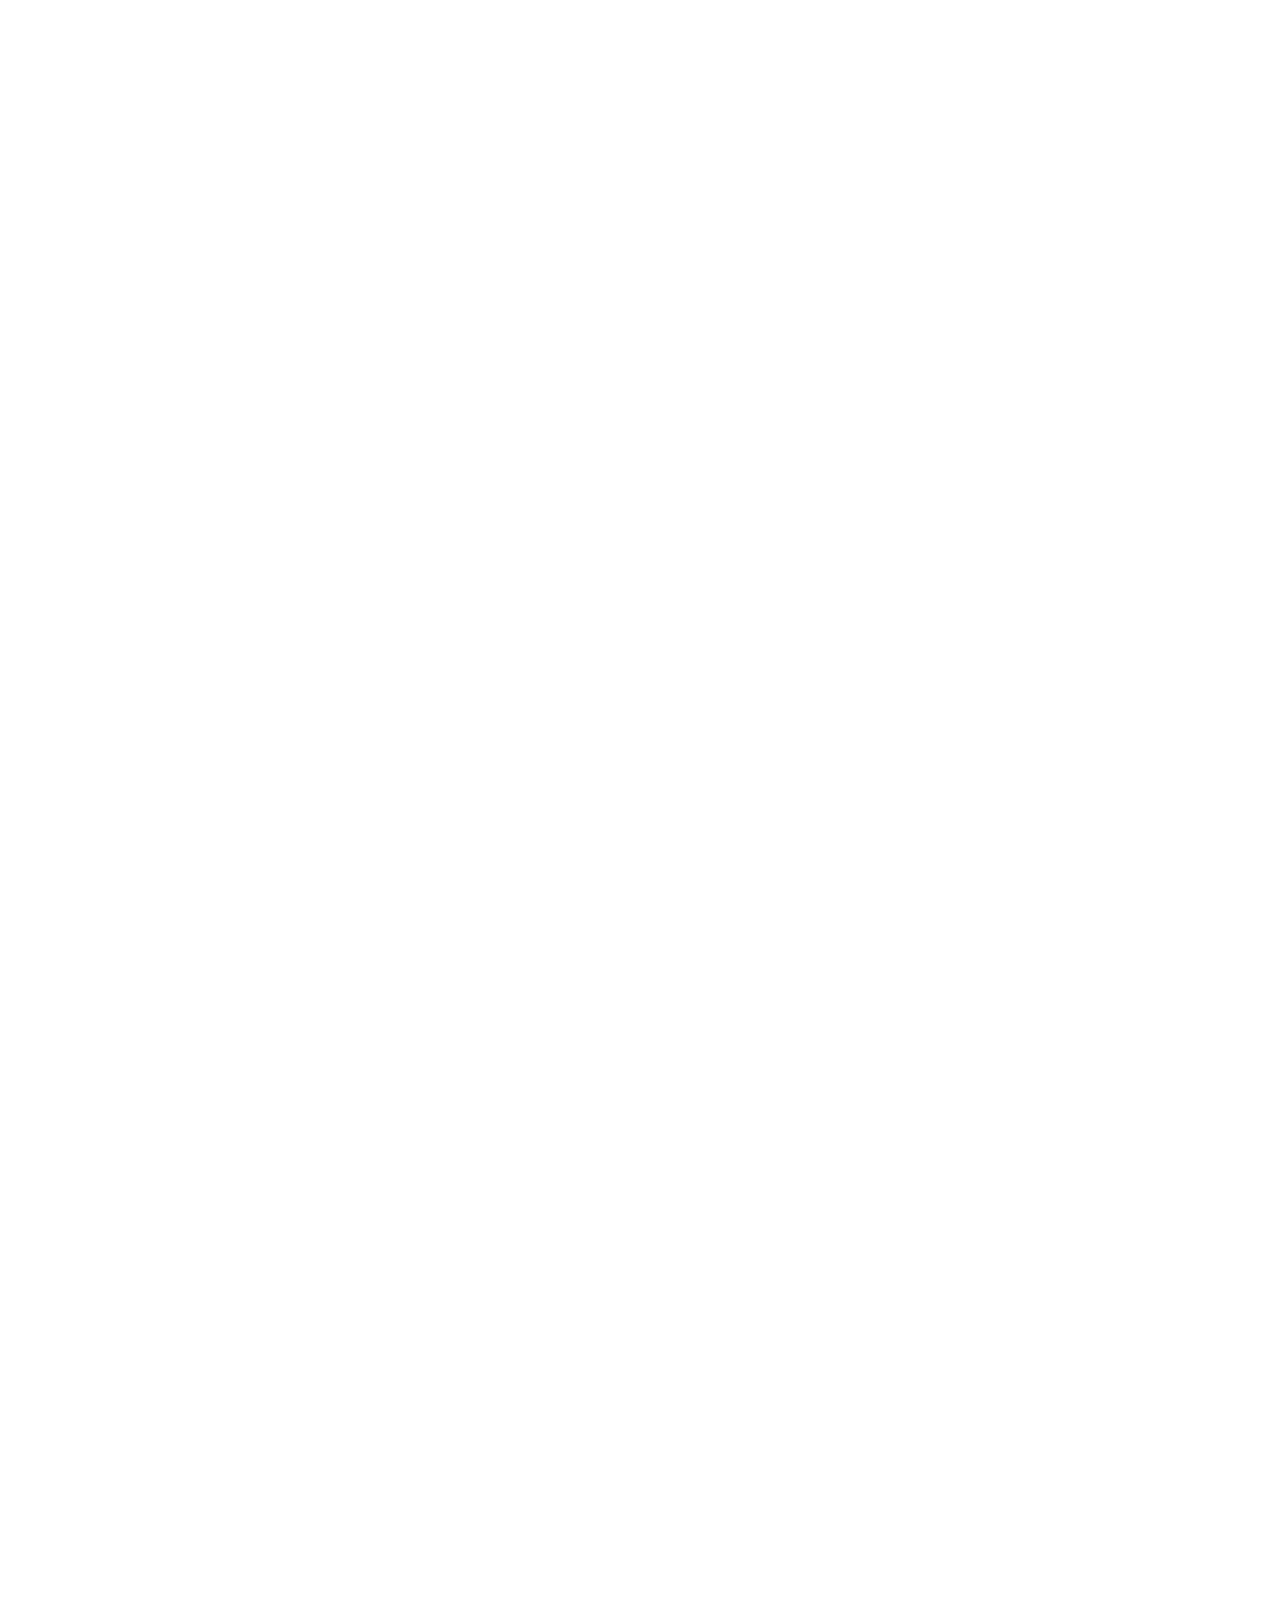
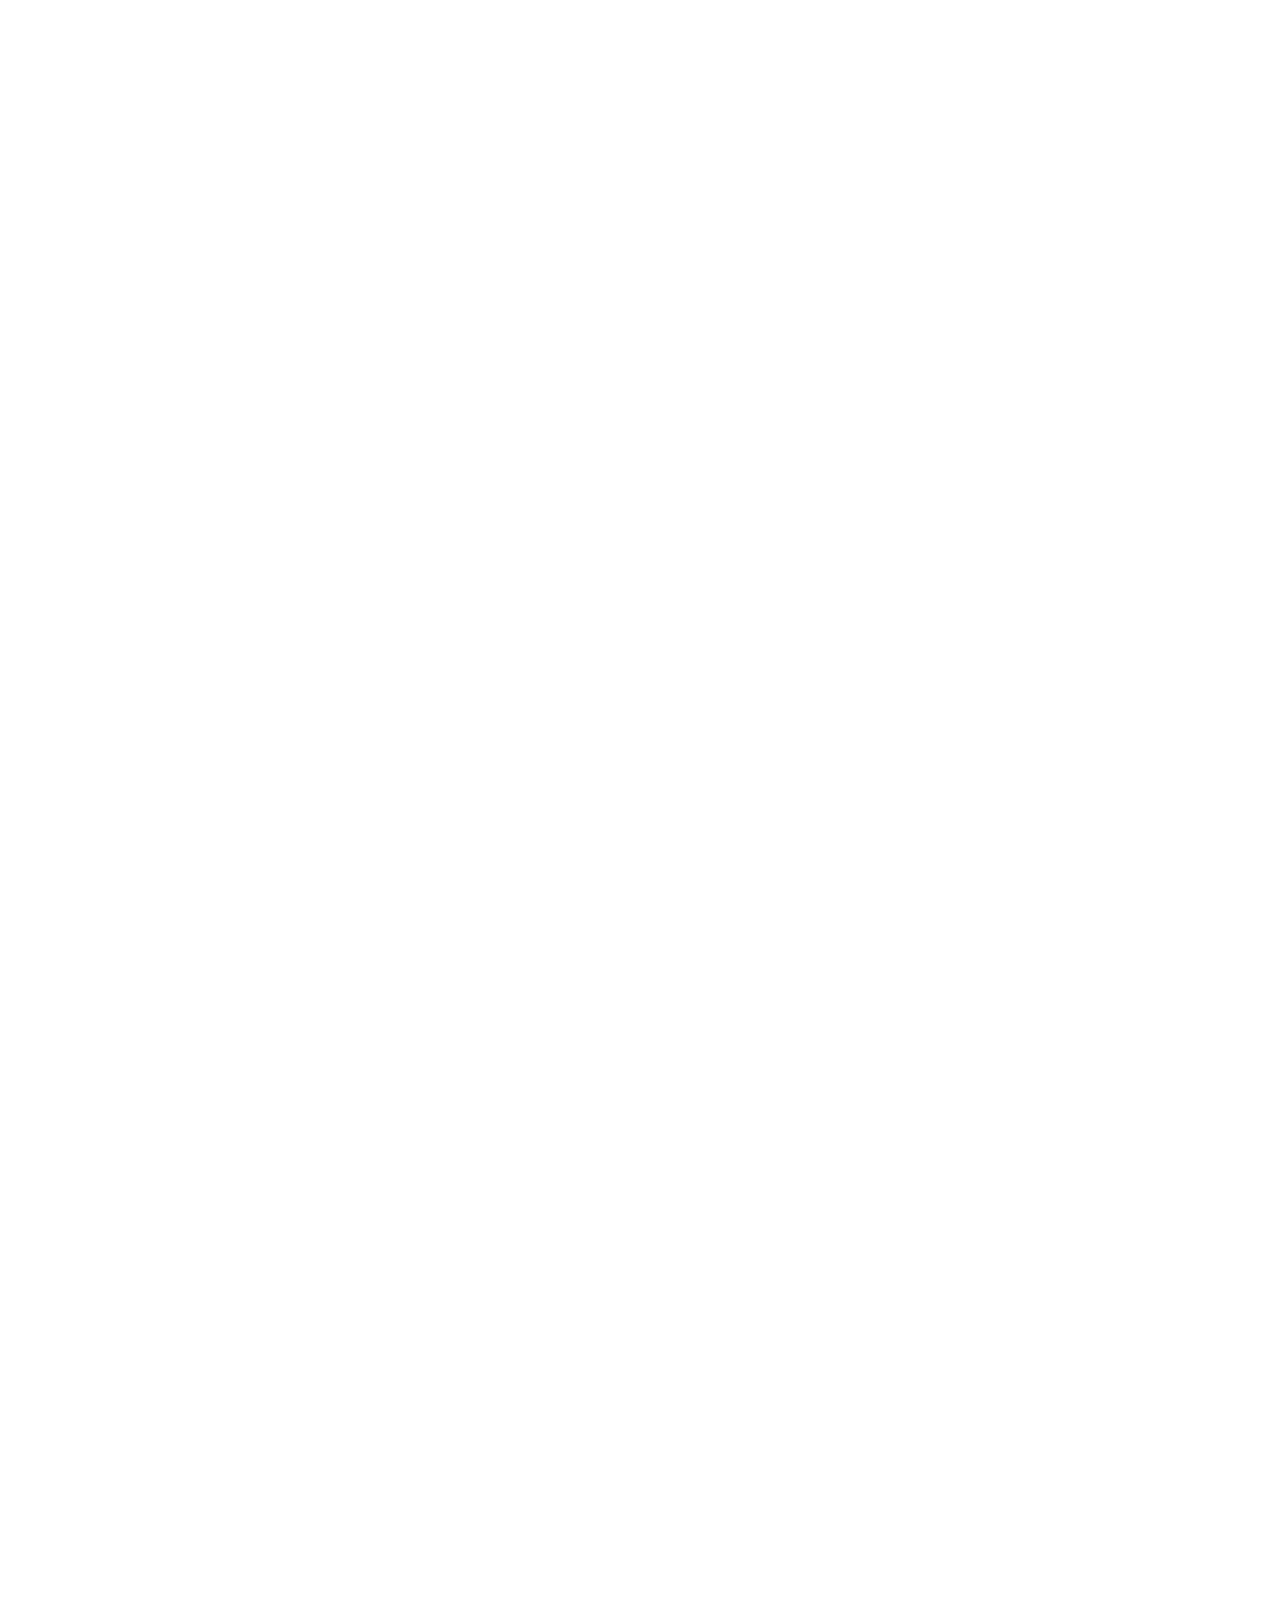
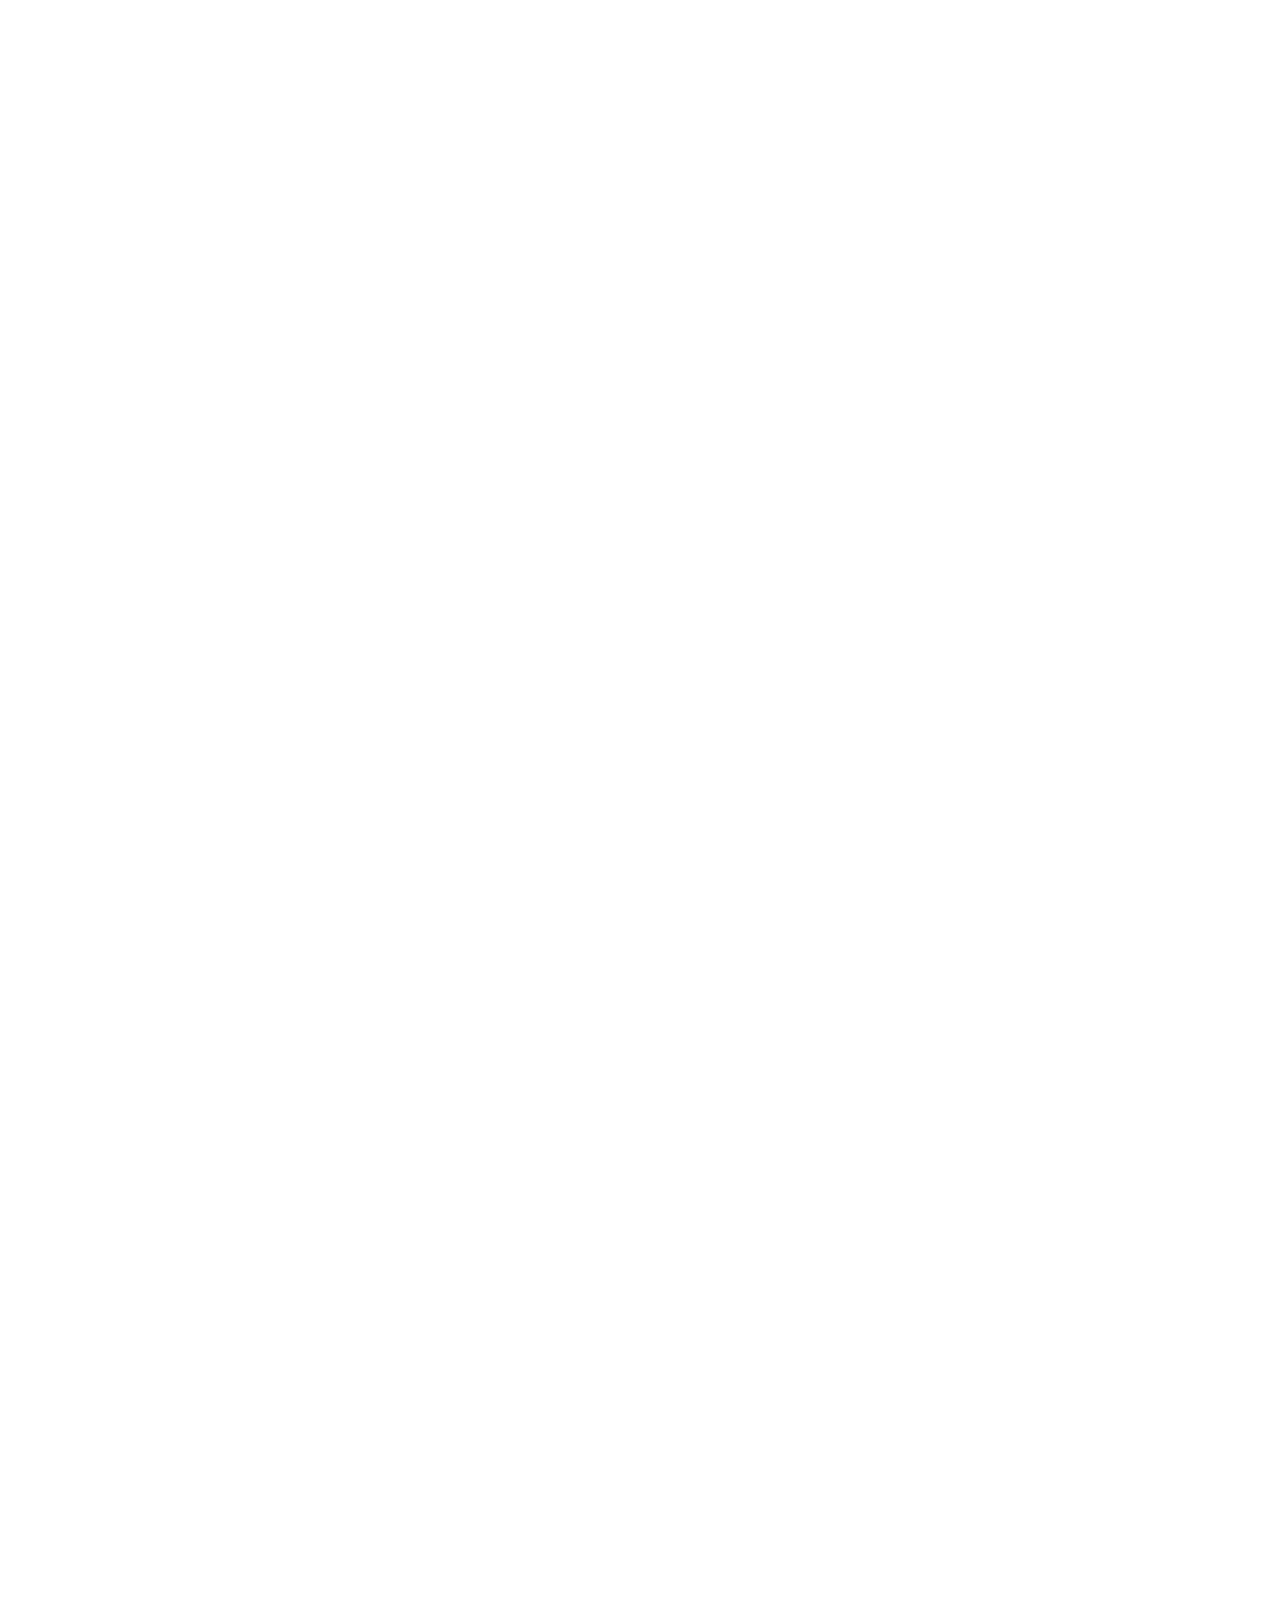
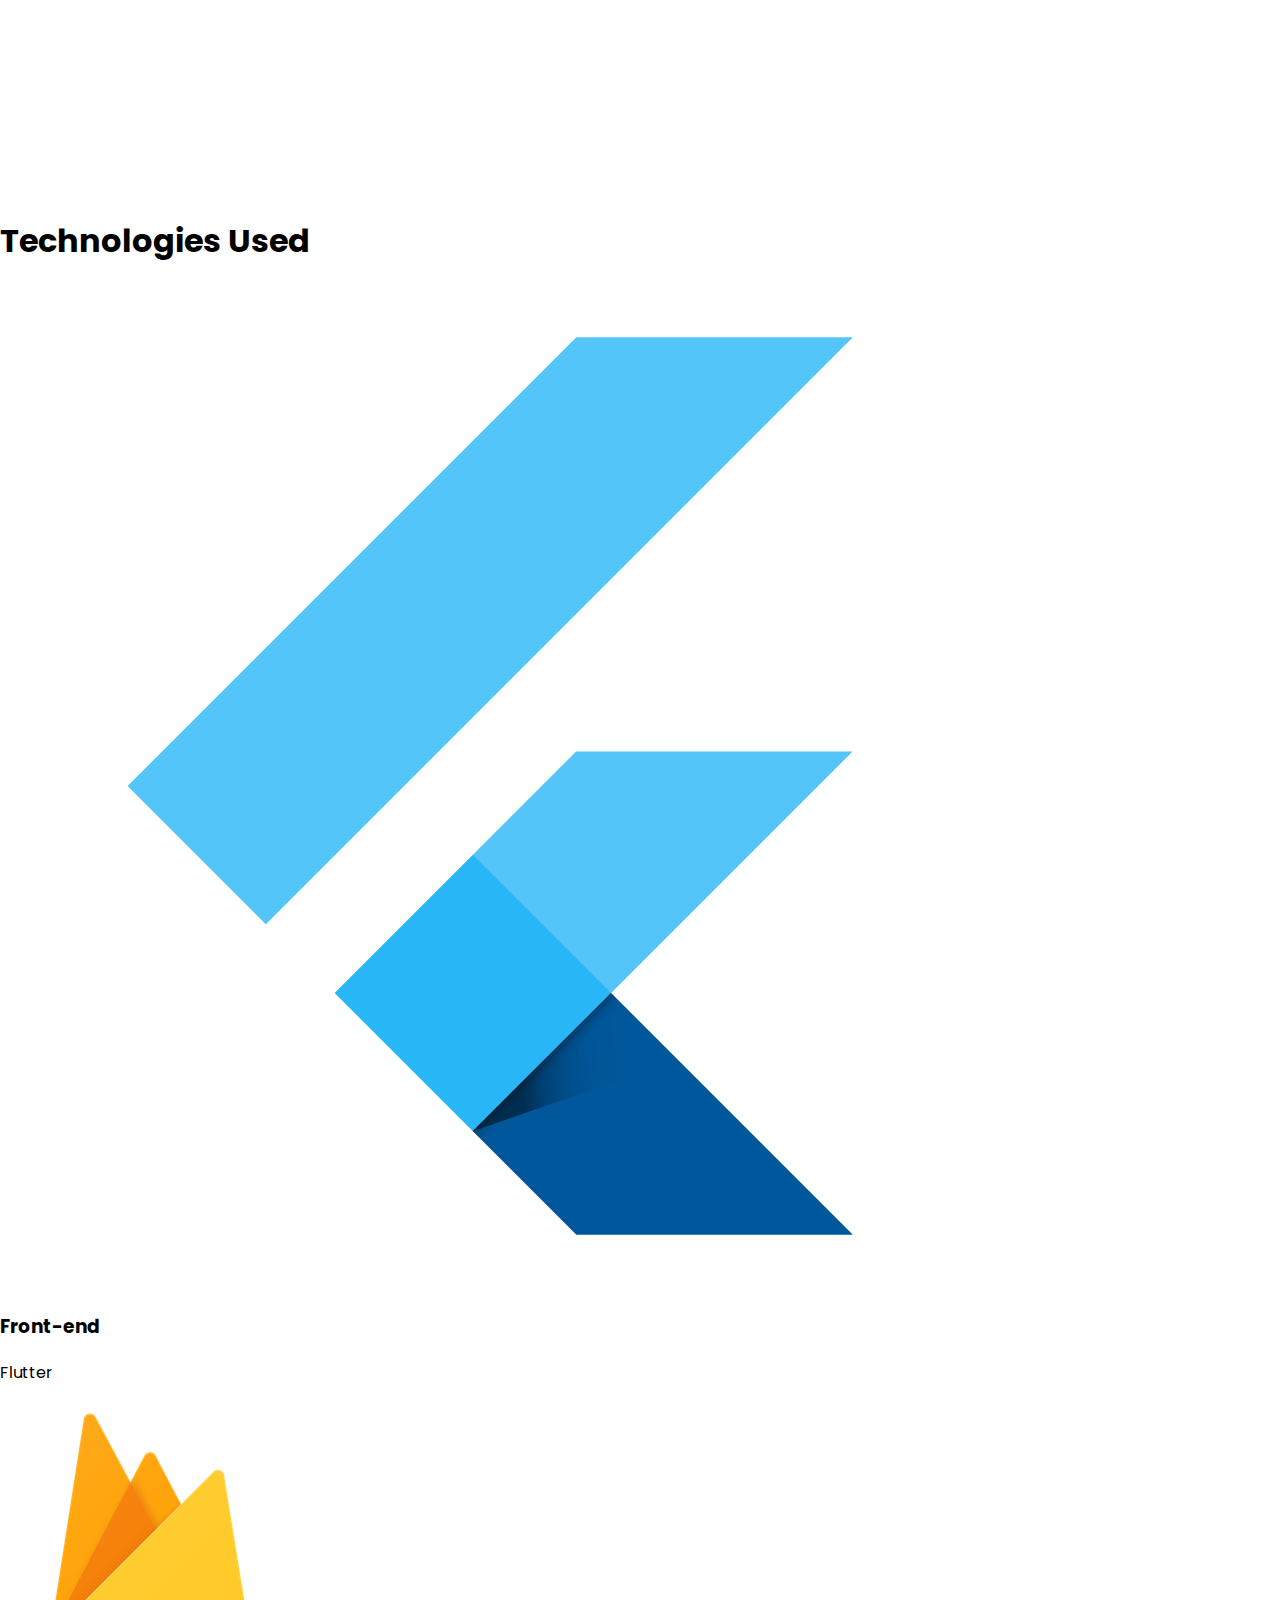
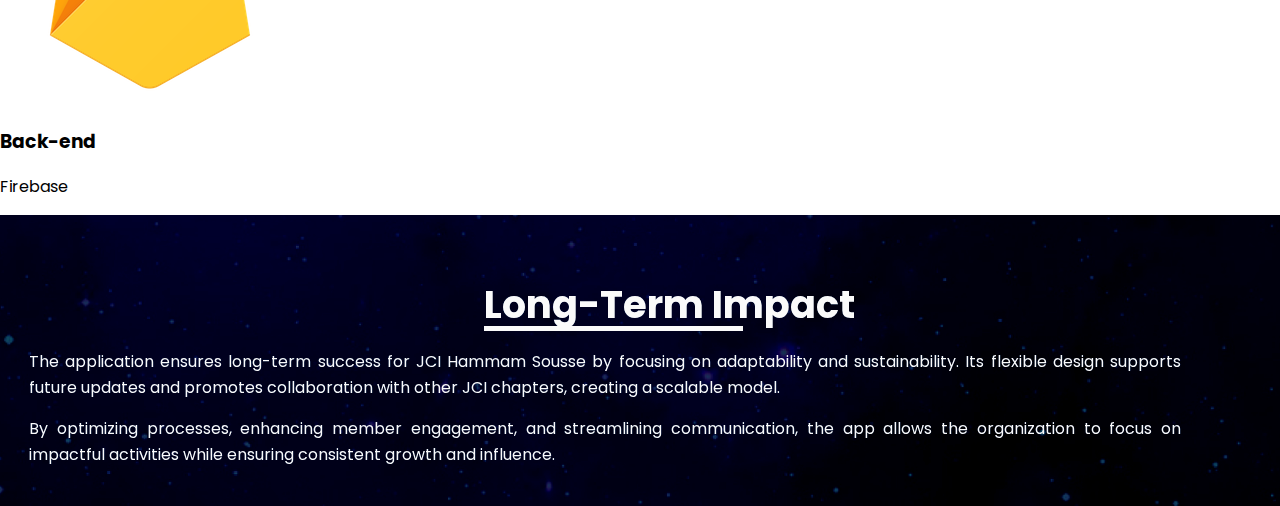
<file: portfolio/jci_app.html>
<!DOCTYPE html>
<html lang="en">
<head>
    <meta charset="UTF-8">
    <meta name="viewport" content="width=device-width, initial-scale=1.0">
    <title>JCI OC INTERNSHIP</title>
    <link rel="stylesheet" href="./css/jci_app/jmain.css">
    <link rel="stylesheet" href="./css/jci_app/award.css">
    <link rel="stylesheet" href="./css/jci_app/objectifs.css">
    <link rel="stylesheet" href="./css/jci_app/termez.css">
    <link href="https://fonts.googleapis.com/css2?family=Poppins:wght@400;600;700&display=swap" rel="stylesheet">
    <link rel="icon" href="../portfolio/Assets/image-removebg-preview-_2_-1.ico" type="image/x-icon">
<script src="./js/script.js"></script>
</head>
<body>
    <body>
      <div class="content">


        <div class="container">
          <div class="image-container">
            <img src="./Assets/jci_app.png" alt="JCI OC App" class="image">
            <div class="text-overlay">
             <h1>JCI OC</h1>
              
              <p class="description">A Mobile Applcation Developed By JCI Hammam Sousse</p>
              <a href="https://github.com/your-repository-link" class="btn-github">
                <div class="btn-content">
                    <img src="./Assets/github.svg" alt="GitHub Logo">
                    <span>See GitHub Code</span>
                </div>
            </a>
            
        </div>
            </div>
          </div>

          <div class="awards-section">
            <h2 class="awards-title"><span>

              The Awards of This Application
            </span>
          </h2>
            <div class="awards-photos">
                <div class="award-item">
                    <p class="award-text">BEST GROWTH AND DEVELOPMENT PROGRAM FOR THE C AREA</p>
                    <img src="./Assets/jci_app/462567383_1347047456665864_6196710637348691484_n.jpg" alt="Award 1">
                </div>
                <div class="award-item">
                    <p class="award-text">BEST NATIONAL GROWTH AND DEVELOPMENT PROGRAM</p>
                    <img src="./Assets/jci_app/466000650_551478554530437_1405147689976395724_n.jpg" alt="Award 2">
                </div>
            </div>
        </div>
        <div class="login_page">

          <div>
            <h2 class="awards-title"><span>
              Login Pages
            </span>
          </h2>
          <img src="./Assets/jci_app/1.png" alt="" id="App_img" >
        </div>
      </div>
<div class="ALL_id">


  <section class="objectives-section">
    <h1 class="section-title">Value Added for Members and Stakeholders</h1>
    <div class="objective">
      <img src="./Assets/jci_app/event_icon.png" alt="Icon" class="objective-icon">
      <h2 class="objective-title">Simplified Management of Events, Meetings, and Training</h2>
      <div class="objective-description">
        <p>The application allows members to easily view past and upcoming events, scheduled meetings, and available training sessions through a centralized calendar. Users can quickly register for these activities directly from the application. Automated notifications remind users of important dates, ensuring better participation and reducing forgetfulness. This simplified management helps maximize member engagement while making organization easier for administrators.</p>
        <img src="./Assets/jci_app/events.png" alt="" id="App_img">
      </div>
    </div>
    

    <div class="objective">
      <img src="./Assets/jci_app/comm_icon.png" alt="Icon" class="objective-icon">
      <h2 class="objective-title">Improved Communication</h2>
      <div class="objective-description">
          <p>To facilitate interactions, the application integrates a dedicated chat feature, allowing members to exchange ideas, ask questions, or share comments on events, meetings, or training sessions. Additionally, real-time notifications keep members informed of important updates or changes. Automated emails are also sent to confirm registrations, send reminders, or inform about new activities, thereby enhancing communication fluidity.</p>
          <img src="./Assets/jci_app/comm.png" alt="" id="App_img">
      </div>
  </div>
  
  <div class="objective">
    <img src="./Assets/jci_app/collaboration.png" alt="Icon" class="objective-icon">
    <h2 class="objective-title">Enhanced Collaboration</h2>
    <div class="objective-description">
        <p>The application provides a comprehensive space dedicated to teams, where members can collaborate effectively by managing tasks, tracking project progress, and sharing files. Advanced features include creating and assigning tasks, adding subtasks, and sharing notes for better organization. Furthermore, an integrated voting system allows members to make collective decisions quickly and democratically, fostering a participatory spirit.</p>
        <img src="./Assets/jci_app/XXXX.png" alt="" id="App_img">
    </div>
</div>
<div class="objective">
  <img src="./Assets/jci_app/rankls.png" alt="Icon" class="objective-icon">
  <h2 class="objective-title">Personalized Monitoring</h2>
  <div class="objective-description">
      <p>Members have access to tools for tracking their engagement and performance, with indicators such as points awarded for participation or their ranking within the organization. Administrators, on the other hand, can monitor member activity, validate attendance, and adjust resources as needed. 
        This personalized tracking motivates members to become more involved and enables leaders to optimize human resource management.</p>
      <img src="./Assets/jci_app/suivi.png" alt="" id="App_img">
  </div>
</div>
<!-- Modal for Enlarged Image -->


  </section><div class="modal" id="image-modal">
  <span class="close">&times;</span>
  <img class="modal-content" id="enlarged-image" alt="Enlarged View">
</div>


<section class="technologies-section">

  <h1>Technologies Used</h1>
  <div class="technology-list">
    <div class="technology">
      <img src="./Assets/flutter.png" alt="React Native Logo">
      <div>
        
        <h3>Front-end</h3>
        <p>Flutter</p>
      </div>
    </div>
    <div class="technology">
        <img src="./Assets/jci_app/1_R4c8lHBHuH5qyqOtZb3h-w.png" alt="Express.js Logo">
        <div>
          
          <h3>Back-end</h3>
          <p>Firebase</p>
        </div>
      </div>
    </div>
  </section>

  <div class="long-term-impact">
    <h2><span>
Long-Term Impact
    </span></h2>
    <p>
        The application ensures long-term success for JCI Hammam Sousse by focusing on adaptability and sustainability. 
        Its flexible design supports future updates and promotes collaboration with other JCI chapters, creating a scalable model.
    </p>
    <p>
        By optimizing processes, enhancing member engagement, and streamlining communication, the app allows the organization 
        to focus on impactful activities while ensuring consistent growth and influence.
    </p>
</div>

</div>













        
                </div>
      </body>
</html>
</file>
<file: css/health_app/main.css>
body {
    font-family: 'Poppins', sans-serif;
    margin: 0;
    padding: 0;
    line-height: 1.6;
    background-color: #ffffff;
}

.video-container {
    align-items: center;
display: flex;
justify-content: center;
    height: 100vh;
    width: 100vw;

    background: url('../../Assets/Frame\ 8.png');
    position: relative;
    overflow: hidden;
}
.video-container video {
 justify-content: center;
    align-items: center;
    position: absolute;
    align-self: center;

    object-fit: cover;
}
.container {
    padding: 20px;
    max-width: 1200px;
    margin: 0 auto;
}

h2, h3 {
    color: #333;
}
#title {

 text-align: center;
    font-size: 3rem;
    font-weight: 700;
    margin-top: 20px;
}

#title span {
    color: #000;
    position: relative; /* To position the pseudo-element correctly */
}
#title span::after {
    content: "";
    display: block;
    width: 70%; /* Adjust this width as needed */
    height: 5px; /* Adjust thickness of the underline */
    background:url('../../Assets/Frame\ 8.png');
    position: absolute;
    bottom: 0;
    left: 0; /* Align underline to the left */
}
h1 {
    color:         #04146e;
    font-size: 2.5rem;
    text-align: center;
    margin-bottom: 20px;
}

.section {
    margin-bottom: 40px;
}

.section h2 {
    margin-bottom: 10px;
}

.section p {
    margin: 5px 0;
}

.technology-list {
    display: flex;
    gap: 20px;
}
 .technology-list img {
   
        width: 100px; /* Set a fixed width for the logo */
        height: 100px; /* Maintain aspect ratio */
        object-fit: cover; /* Prevent distortion of the image */
        margin-left: 20px; /* Space between text and image */
    
    }
    .technology-list div {
        flex: 1;
     justify-content: space-between;
     align-content: center;
       
      
        text-align: center;
          
        height: 300px; /* Adjust height as needed */
       
        position: relative;
        overflow: hidden;
      background-image: url("../../Assets/Frame\ 8.png");
        background-size: cover;
        background-repeat: no-repeat;
        filter: contrast(1.2) brightness(0.9) saturate(2.2);
        border-radius: 15px; /* Slight rounding of corners */
    }

    .technology-list h3 {
        color: #ffffff;
        font-weight: 700;
        font-size: 2rem;
        margin-bottom: 15px;
        margin-top: 20px;
     
    }  .technology-list p {
        color: #ffffff;
        font-size: 1.3rem;
        margin-bottom: 15px;
        margin-top: 20px;
     
    }
footer h1 {
    color: #fff;
    text-align: start;
    margin-left: 45px;
}
footer p {
    margin-left: 45px;
    color: #fff;
}
footer {
    text-align: start;
   
    padding: 10px;
   
    background: url('../../Assets/Frame\ 8.png');
}
</file>
<file: css/jci_app/jmain.css>
body {
    font-family: "Poppins", sans-serif;
    margin: 0;

    justify-content: center;
    align-items: center;
    background-color: #ffffff;
}

.container {
    text-align: center;
    padding: 20px;
 
    
    border-radius: 5px;
    box-shadow: 0 2px 5px rgba(0, 0, 0, 0.1);
}

.image-container {
    width: 100%; /* Full width of the screen */
    margin: 0 auto;
    position: relative;
}

.image {
    width: 100%; /* Full width */
    height: 8%; /* Fixed height, adjust as needed */
    object-fit: cover; /* Ensures the image covers the area without distortion */
    filter: opacity(1);
}

.btn-github {
  display: inline-block;
  background-color: #ffffff; /* White background */
  padding: 10px 20px;
  border-radius: 8px;
  text-decoration: none;
  color: #333; /* Dark text */
  font-family: 'Poppins', sans-serif;
  font-weight: 600;
  font-size: 1rem;
  box-shadow: 0px 4px 10px rgba(255, 255, 255, 0.5); /* White shadow */
  transition: all 0.3s ease;
  text-align: center;
  max-width: 200px;
  margin: 20px;
}

.btn-github:hover {
  transform: translateY(-2px); /* Hover effect */
  box-shadow: 0px 6px 15px rgba(255, 255, 255, 0.8); /* Stronger shadow on hover */
}

.btn-content {

  display: flex;
  align-items: center;
  justify-content: center;
  gap: 10px; /* Space between image and text */
}

.btn-content img {
  width: 20px; /* Adjust icon size */
  height: 20px;
}

.btn-content span {
  white-space: nowrap; /* Prevent wrapping */
  color: #000; /* Text color */
}

  .text-overlay {

    position: absolute;
    top: 50%;
    left: 50%;
    height: max-content;
    transform: translate(-50%, -50%);
    color: #ffffff;
    background-color: rgba(0, 0, 0, 0.5);
    font-size: 23px;
    border-radius: 20px;
    text-shadow: 1px 1px 2px rgba(133, 67, 67, 0.5);
  }
  .text-overlay h1{
    margin: 10px;
    font-family: 'Poppins',sans-serif;
    font-weight: bolder;
   margin-top: 20px;
   font-size: 80px;
  }  .text-overlay p{
    margin: 10px;
    font-family: 'Poppins',sans-serif;
  
   margin-top: 20px;
   font-size: 39px;
  }

  .description {
    font-family: 'Poppins',sans-serif;
     font-weight: 500;
    margin-top: 20px;
    font-size: 40px;
  }
  @media (max-width: 1008px) {
    .text-overlay h1{
    margin: 10px;
    font-family: 'Poppins',sans-serif;
    font-weight: bolder;
   margin-top: 20px;
   font-size: 40px;
  }  .text-overlay p{
    margin: 10px;
    font-family: 'Poppins',sans-serif;
  
   margin-top: 20px;
   font-size: 20px;}
    
  }


  @media (max-width:500px) {


    .text-overlay h1{
    margin: 10px;
    font-family: 'Poppins',sans-serif;
    font-weight: bolder;
   margin-top: 20px;
   font-size: 30px;
  }  .text-overlay p{
    margin: 10px;
    font-family: 'Poppins',sans-serif;
  
   margin-top: 20px;
   font-size: 15px;}  
  }
</file>
<file: css/jci_app/award.css>
/* Import Poppins font */

/* Awards Section */
.awards-section {
    text-align: center;
    padding: 40px 20px;
    background: url(../../Assets/Frame\ 8.png);
    background-size: cover;
    background-position: center;
    background-repeat: no-repeat;
    filter: brightness(0.9) saturate(2.2) contrast(1.2);
    font-family: 'Poppins', sans-serif;
}
.awards-title{
    font-size: 2.5rem;
    font-weight: 700;
    color: #fcfeff;
    margin-bottom: 20px;
}
.awards-photos {
    display: flex;
    flex-direction: column;
    gap: 40px;
    max-width: 1200px;
    margin: 0 auto;
}

/* Award Item */
.award-item {

    backdrop-filter: blur(8px);
    border-radius: 15px;
    overflow: hidden;
    box-shadow: 0 8px 32px rgba(0, 0, 0, 0.2);
    border: 1px solid rgba(255, 255, 255, 0.2);
    color: white;
}

.award-header {
    padding: 25px;
   
}

.award-text {
    font-family: 'Poppins', sans-serif;
    font-size: 1.8rem;
    font-weight: 600;
    margin: 0;
    text-transform: uppercase;
    letter-spacing: 1px;
    color: white;
}

.award-organization {
    font-size: 1.2rem;
    opacity: 0.9;
    margin-top: 8px;
    font-weight: 400;
    color: white;
}

.award-content {
    display: flex;
    flex-wrap: wrap;
    align-items: stretch; /* Equal height */
    padding: 30px;
    gap: 30px;
}

.award-description {
    flex: 1;
    min-width: 300px;
    text-align: left;
    color: white;
    font-family: 'Poppins', sans-serif;
    display: flex;
    flex-direction: column;
    justify-content: center;
}

.award-highlights {
    padding-left: 20px;
    margin: 20px 0;
    color: white;
}

.award-highlights li {
    margin-bottom: 12px;
    line-height: 1.5;
    position: relative;
    color: white;
    font-weight: 500;
}

.award-highlights li::before {
    content: "•";
    color: #4fc3f7;
    font-weight: bold;
    position: absolute;
    left: -20px;
}

.award-mission {
    font-style: italic;
    padding: 15px;
    border-left: 4px solid #eeeeee;
    margin-top: 20px;
    background: rgba(255, 255, 255, 0.05);
    color: white;
    font-weight: 300;
}

.award-image {
    flex: 1;
    min-width: 300px;
    display: flex;
    flex-direction: column;
    justify-content: center;
}


.award-photo {
    width: 100%;
    max-width: 500px;
    height: auto;
    max-height: 400px;
    object-fit: contain;
    border-radius: 10px;
    border: 2px solid rgba(255, 255, 255, 0.3);
    box-shadow: 0 4px 20px rgba(0, 0, 0, 0.3);
    margin: 0 auto;
}
#App_img  {
    opacity: 0;
    animation: fadeIn 1s ease-in forwards; /* Animation applied on page load */
   
    
}
.login_page{
    text-align: center;
    display: flex;
    opacity: 0;
    animation: fadeIn 1s ease-in forwards; /* Animation applied on page load */
   
    margin: 10px;
    flex-direction: column; 
}
.awards-title {
    opacity: 0;
  animation: fadeIn 1s ease-in forwards; /* Animation applied on page load */
 
 
    font-size: 3rem;
    font-weight: 700;
    margin-top: 20px;
}
.awards-title:nth-child(1) span {
    padding-top: 20px;
    color: #ffffff;
    position: relative; /* To position the pseudo-element correctly */
}
.login_page .awards-title span {
    color: #000000;
    position: relative; /* To position the pseudo-element correctly */
}
.awards-title span::after {
    content: "";
    display: block;
    width: 70%; /* Adjust this width as needed */
    height: 5px; /* Adjust thickness of the underline */
    background:linear-gradient( to left,
        #04146e,
        #f8f8f8
    ); /* Color of the underline */
    position: absolute;
    bottom: 0;
    left: 0; /* Align underline to the left */
}
.login_page.awards-title span::after {
    content: "";
    display: block;
    width: 70%; /* Adjust this width as needed */
    height: 5px; /* Adjust thickness of the underline */
    background:linear-gradient( to left,
        #04146e,
        #000000
    ); /* Color of the underline */
    position: absolute;
    bottom: 0;
    left: 0; /* Align underline to the left */
}

.image-caption {
    margin-top: 10px;
    font-size: 0.9rem;
    color: rgba(255, 255, 255, 0.8);
    font-style: italic;
    font-family: 'Poppins', sans-serif;
}

/* Responsive Design */
@media (max-width: 1024px) {
    .award-text {
        font-size: 1.6rem;
    }
    
    .award-content {
        padding: 20px;
    }
}

@media (max-width: 768px) {
    .award-text {
        font-size: 1.4rem;
    }
    
    .award-content {
        flex-direction: column;
    }
    
    .award-photo {
        max-height: 300px;
    }
}

@media (max-width: 480px) {
    .award-text {
        font-size: 1.2rem;
    }
    
    .award-header {
        padding: 15px;
    }
}
</file>
<file: css/jci_app/objectifs.css>
.objectives-section {
    text-align: center;
display: flex;
font-family: 'Poppins',sans-serif;
flex-direction: column;
opacity: 0;
animation: fadeIn 1s ease-in forwards; /* Animation applied on page load */

}
.ALL_id{
    width: 100%;
}

.section-title {
    opacity: 0;
    animation: fadeIn 1s ease-in forwards; /* Animation applied on page load */
  
    font-size: 3rem;
    font-weight: 700;
    margin-top: 20px;
    margin-right: 60px;
}
.objective-description img{
    opacity: 0;
    animation: fadeIn 1s ease-in forwards; /* Animation applied on page load */
  
    align-self: center;
width: 70%;
}

.objective {
    opacity: 0;
    animation: fadeIn 1s ease-in forwards; /* Animation applied on page load */
  
 width: 90%;
    margin: 20px auto;
}

.objective-icon:nth-child(1) {
    width: 120px;
    height: 120px;

}
.objective-icon:nth-child(2){

 width: 220px;
    height: 120px;
    object-fit: cover;

}
.objective-title {
    opacity: 0;
    animation: fadeIn 1s ease-in forwards; /* Animation applied on page load */
  
    font-size: 24px;
    font-weight: 600;
    margin-bottom: 20px;
    margin-left: 10px;
    color: #00093f;
}

.objective-description {
    opacity: 0;
    animation: fadeIn 1s ease-in forwards; /* Animation applied on page load */
  
    font-size: 1.5rem;
    font-weight: 400;
    line-height: 1.8;
    color: #555;
    text-align: center;
}
.objective-description  h2{
    font-size: 20px;
    font-weight: bolder;
    line-height: 1.8;
    color: #2e103b;
    text-align: justify;
}
.objective-description ul li strong {
    font-size: 18px;
    font-weight: 800;
    line-height: 1.8;
    color: #00093f;
    text-align: justify;
}
@media (max-width: 1024px) {
    .section-title {
        font-size: 2.3rem;
        width: 100%;
    }
    .objective-icon:nth-child(1) {
        width: 100px;
        height: 100px;
    
    }
    .objective-icon:nth-child(2){
    
     width: 200px;
        height: 100px;
        object-fit: cover;
    
    }
    .objective-title {
        font-size: 20px;
    }
    .objective-description {
        font-size: 1.3rem;
    }
    .objective-description  h2{
        font-size: 18px;
    }
    .objective-description ul li strong {
        font-size: 16px;
    }
    
}

/* Modal styles */
.modal {
    display: none;
    position: fixed;
    z-index: 1000;
    top: 0;
    left: 0;
    width: 100%;
    height: 100%;
    background-color: rgba(0, 0, 0, 0.8);
    justify-content: center;
    align-items: center;
  }
  
  .modal img {
    max-width: 90%;
    max-height: 90%;
    border-radius: 8px;
  }
  
  .modal .close {
    position: absolute;
    top: 10px;
    right: 20px;
    color: white;
    font-size: 30px;
    font-weight: bold;
    cursor: pointer;
    user-select: none;
  }
  
@media (max-width: 768px) {
    .section-title {
        font-size: 1.6rem;
        text-align: center;
      
    }
    .objective-icon:nth-child(1) {
        width: 80px;
        height: 80px;
    
    }
    .objective-icon:nth-child(2){
    
     width: 180px;
        height: 80px;
        object-fit: cover;
    
    } #App_img{
        width: 100%;
    }
    .objective-title {
        font-size: 18px;
    }
    .objective-description {
        font-size: 1.1rem;
    }
    .objective-description  h2{
        font-size: 16px;
    }
    .objective-description ul li strong {
        font-size: 14px;
    }
    
}
@media (max-width: 425px) {
    .section-title {
        font-size: 1.42rem;
    }
    .objective-icon:nth-child(1) {
        width: 60px;
        height: 60px;
    
    }
    #App_img{
        width: 100%;
    }
    .objective-icon:nth-child(2){
    
     width: 160px;
        height: 60px;
        object-fit: cover;
    
    }
    .objective-title {
        font-size: 16px;
    }
    .objective-description {
        font-size: 1rem;
        text-align: justify;
    }
   
  
    
}
@media (max-width: 325px) {
    .section-title {
        font-size: 1.2rem;
    }
    .objective-icon:nth-child(1) {
        width: 50px;
        height: 50px;
    
    }
    .objective-icon:nth-child(2){
    
     width: 140px;
        height: 50px;
        object-fit: cover;
    
    }
    .objective-title {
        font-size: 14px;
    }
    .objective-description {
        font-size: .9rem;
    }
    .objective-description {
        font-size: .8rem;
    }
 
    
}
@keyframes fadeIn {
    to {
      opacity: 1;
    }
    
}
</file>
<file: css/jci_app/termez.css>
.long-term-impact {
    background-color: #f8f9fa;
  padding: 29px;
    border-radius: 10px;
background-image: url(../../Assets/Frame\ 8.png);
background-size: cover;
background-repeat: no-repeat;
border-radius: 0px 0px; /* Optional: Rounded corner at the bottom */
filter: brightness(0.9) saturate(2.2) contrast(1.2);

width: 100%; /* Full width of the container */
    box-shadow: 0 4px 6px rgba(0, 0, 0, 0.1);
    font-family: 'Poppins', sans-serif;
}

.long-term-impact h2 {
    
    text-align: center;
    color: #fbfdff;
    font-size: 2.4rem;
    margin-bottom: 15px;
}


.long-term-impact span {
    color: #ffffff;
    position: relative; /* To position the pseudo-element correctly */
}
.long-term-impact  span::after {
    content: "";
    display: block;
    width: 70%; /* Adjust this width as needed */
    height: 5px; /* Adjust thickness of the underline */
    background:linear-gradient( to left,
        #ffffff,
        #ffffff
    ); /* Color of the underline */
    position: absolute;
    bottom: 0;
    left: 0; /* Align underline to the left */
}


.long-term-impact p {
    width: 90%;
    font-size: 1rem;
    line-height: 1.6;
    color: #ffffff;
    margin-bottom: 10px;
    text-align: justify;
}
</file>
<file: css/karhabti.App/styles.css>
/* General Styles */
body {
    font-family: 'Poppins', sans-serif;
    margin: 0;
    padding: 0;
    background-color: #f8f9fa;
    color: #333;
    line-height: 1.6;
}

.container {
    width: 70%;
    margin: 0 auto;
    padding: 20px;
}

/* Title Styling */
h1 {
    text-align: center;
    color: #04146e;
    margin-bottom: 40px;
    font-size: 2.5rem;
}

h1::after {
    content: "";
    display: block;
    margin: 5px auto;
    width: 50%; /* Adjust this width as needed */
    height: 5px; /* Adjust thickness of the underline */
    background:linear-gradient( to left,
        #04146e,
        #656464
    ); /* Color of the underline */
    position: relative;
   
}

/* Section Styling */
.section {
    margin-bottom: 40px;
    background-image: url(../../Assets/Frame\ 8.png);
    background-size: cover;
    background-repeat: no-repeat;
    border-radius: 0px 0px; /* Optional: Rounded corner at the bottom */
    filter: brightness(0.9) saturate(2.2) contrast(1.2);
    border: 4px solid #ddd;
    border-radius: 10px;
    padding: 20px;
    width: 100%;
    box-shadow: 0 2px 5px rgba(0, 0, 0, 0.1);
}

.section h2 {
    text-align: center;
    color: #ffffff;
    display: flex;
    flex-direction: column;
    align-items: center;
    margin-bottom: 20px;
}

.section h2 .icon {
    font-size: 24px;
    margin-bottom: 10px;
}

.section h2:after {
    content: '';
    display: block;
    margin: 5px auto;
    width: 50%;
    height: 2px;
    background: #ffffff;
}

.section p {
    margin-bottom: 20px;
    text-align: center;
    font-size: 1.5rem;
    color: #ffffff;
}

.section img {
    display: block;
    width: 100%;
    height: auto;
    border: 2px solid #f5f5f5;
    border-radius: 10px;
    margin: 0 auto;
}
#icon{

    width: 70px;
    border: 0px ;
    margin-bottom: 10px;
    
}
#icon1{
    width: 100px;
    border: 0px ;
    margin-bottom: 10px;
}
/* Footer Styling */
footer {
    text-align: center;
    padding: 10px;
    background: url('../../Assets/Frame\ 8.png');
    color: white;
    margin-top: 20px;
}

/* Responsive Design */
@media (max-width: 1024px) {
    .container {
        padding: 15px;
    }

    h1 {
        font-size: 1.5rem;
    }

    h1:after {
        width: 60%;
    }

    .section {
        padding: 15px;
    }
    .section img{
        width: 90%;
        object-fit: cover;
        

    }

    .section h2 {
        font-size: 1.5rem;
    }

    .section h2 .icon {
        font-size: 20px;
    }

    .section h2:after {
        width: 40%;
    }
}

@media (max-width: 768px) {
    .container {
        padding: 10px;
    }

    h1 {
        font-size: 1.2rem;
    }

    h1:after {
        width: 50%;
    }

    .section {
        padding: 10px;
    }

    .section h2 {
        font-size: 1.3rem;
    }

    .section h2 .icon {
        font-size: 14px;
    }

    .section h2:after {
        width: 30%;
    }

    .section p {
        font-size: 0.9rem;
    }
    footer{
        font-size: 0.9rem;
    }
}

@media (max-width: 480px) {
    h1 {
        font-size: 1.1rem;
    }

    h1:after {
        width: 40%;
    }

    .section h2 {
        font-size: 1rem;
    }

    .section h2 .icon {
        font-size: 16px;
    }

    .section h2:after {
        width: 25%;
    }

    .section p {
        font-size: 0.8rem;
    }
    footer{
        font-size: 0.8rem;
    }
}
</file>
<file: portfolio/css/health_app/main.css>
body {
    font-family: 'Poppins', sans-serif;
    margin: 0;
    padding: 0;
    line-height: 1.6;
    background-color: #ffffff;
}

.video-container {
    align-items: center;
display: flex;
justify-content: center;
    height: 100vh;
    width: 100vw;

    background: url('../../Assets/Frame\ 8.png');
    position: relative;
    overflow: hidden;
}
.video-container video {
 justify-content: center;
    align-items: center;
    position: absolute;
    align-self: center;

    object-fit: cover;
}
.container {
    padding: 20px;
    max-width: 1200px;
    margin: 0 auto;
}

h2, h3 {
    color: #333;
}
#title {

 text-align: center;
    font-size: 3rem;
    font-weight: 700;
    margin-top: 20px;
}

#title span {
    color: #000;
    position: relative; /* To position the pseudo-element correctly */
}
#title span::after {
    content: "";
    display: block;
    width: 70%; /* Adjust this width as needed */
    height: 5px; /* Adjust thickness of the underline */
    background:url('../../Assets/Frame\ 8.png');
    position: absolute;
    bottom: 0;
    left: 0; /* Align underline to the left */
}
h1 {
    color:         #04146e;
    font-size: 2.5rem;
    text-align: center;
    margin-bottom: 20px;
}

.section {
    margin-bottom: 40px;
}

.section h2 {
    margin-bottom: 10px;
}

.section p {
    margin: 5px 0;
}

.technology-list {
    display: flex;
    gap: 20px;
}
 .technology-list img {
   
        width: 100px; /* Set a fixed width for the logo */
        height: 100px; /* Maintain aspect ratio */
        object-fit: cover; /* Prevent distortion of the image */
        margin-left: 20px; /* Space between text and image */
    
    }
    .technology-list div {
        flex: 1;
     justify-content: space-between;
     align-content: center;
       
      
        text-align: center;
          
        height: 300px; /* Adjust height as needed */
       
        position: relative;
        overflow: hidden;
      background-image: url("../../Assets/Frame\ 8.png");
        background-size: cover;
        background-repeat: no-repeat;
        filter: contrast(1.2) brightness(0.9) saturate(2.2);
        border-radius: 15px; /* Slight rounding of corners */
    }

    .technology-list h3 {
        color: #ffffff;
        font-weight: 700;
        font-size: 2rem;
        margin-bottom: 15px;
        margin-top: 20px;
     
    }  .technology-list p {
        color: #ffffff;
        font-size: 1.3rem;
        margin-bottom: 15px;
        margin-top: 20px;
     
    }
footer h1 {
    color: #fff;
    text-align: start;
    margin-left: 45px;
}
footer p {
    margin-left: 45px;
    color: #fff;
}
footer {
    text-align: start;
   
    padding: 10px;
   
    background: url('../../Assets/Frame\ 8.png');
}
</file>
<file: portfolio/css/jci_app/jmain.css>
body {
    font-family: "Poppins", sans-serif;
    margin: 0;

    justify-content: center;
    align-items: center;
    background-color: #ffffff;
}

.container {
    text-align: center;
    padding: 20px;
 
    
    border-radius: 5px;
    box-shadow: 0 2px 5px rgba(0, 0, 0, 0.1);
}

.image-container {
    width: 100%; /* Full width of the screen */
    margin: 0 auto;
    position: relative;
}

.image {
    width: 100%; /* Full width */
    height: 8%; /* Fixed height, adjust as needed */
    object-fit: cover; /* Ensures the image covers the area without distortion */
    filter: opacity(1);
}

.btn-github {
  display: inline-block;
  background-color: #ffffff; /* White background */
  padding: 10px 20px;
  border-radius: 8px;
  text-decoration: none;
  color: #333; /* Dark text */
  font-family: 'Poppins', sans-serif;
  font-weight: 600;
  font-size: 1rem;
  box-shadow: 0px 4px 10px rgba(255, 255, 255, 0.5); /* White shadow */
  transition: all 0.3s ease;
  text-align: center;
  max-width: 200px;
  margin: 20px;
}

.btn-github:hover {
  transform: translateY(-2px); /* Hover effect */
  box-shadow: 0px 6px 15px rgba(255, 255, 255, 0.8); /* Stronger shadow on hover */
}

.btn-content {

  display: flex;
  align-items: center;
  justify-content: center;
  gap: 10px; /* Space between image and text */
}

.btn-content img {
  width: 20px; /* Adjust icon size */
  height: 20px;
}

.btn-content span {
  white-space: nowrap; /* Prevent wrapping */
  color: #000; /* Text color */
}

  .text-overlay {

    position: absolute;
    top: 50%;
    left: 50%;
    height: max-content;
    transform: translate(-50%, -50%);
    color: #ffffff;
    background-color: rgba(0, 0, 0, 0.5);
    font-size: 23px;
    border-radius: 20px;
    text-shadow: 1px 1px 2px rgba(133, 67, 67, 0.5);
  }
  .text-overlay h1{
    margin: 10px;
    font-family: 'Poppins',sans-serif;
    font-weight: bolder;
   margin-top: 20px;
   font-size: 80px;
  }  .text-overlay p{
    margin: 10px;
    font-family: 'Poppins',sans-serif;
  
   margin-top: 20px;
   font-size: 39px;
  }

  .description {
    font-family: 'Poppins',sans-serif;
     font-weight: 500;
    margin-top: 20px;
    font-size: 40px;
  }
  @media (max-width: 1008px) {
    .text-overlay h1{
    margin: 10px;
    font-family: 'Poppins',sans-serif;
    font-weight: bolder;
   margin-top: 20px;
   font-size: 40px;
  }  .text-overlay p{
    margin: 10px;
    font-family: 'Poppins',sans-serif;
  
   margin-top: 20px;
   font-size: 20px;}
    
  }


  @media (max-width:500px) {


    .text-overlay h1{
    margin: 10px;
    font-family: 'Poppins',sans-serif;
    font-weight: bolder;
   margin-top: 20px;
   font-size: 30px;
  }  .text-overlay p{
    margin: 10px;
    font-family: 'Poppins',sans-serif;
  
   margin-top: 20px;
   font-size: 15px;}  
  }
</file>
<file: portfolio/css/jci_app/award.css>
.awards-section {
    text-align: center; /* Center-align the content */
    padding: 20px;
    background: url(../../Assets/Frame\ 8.png);
    background-size: cover;
    background-repeat: no-repeat;
    border-radius: 0px 0px; /* Optional: Rounded corner at the bottom */
    filter: brightness(0.9) saturate(2.2) contrast(1.2);
}


#App_img  {
    opacity: 0;
    animation: fadeIn 1s ease-in forwards; /* Animation applied on page load */
   
    
}
.login_page{
    text-align: center;
    display: flex;
    opacity: 0;
    animation: fadeIn 1s ease-in forwards; /* Animation applied on page load */
   
    margin: 10px;
    flex-direction: column; 
}
.awards-title {
    opacity: 0;
  animation: fadeIn 1s ease-in forwards; /* Animation applied on page load */
 
 
    font-size: 3rem;
    font-weight: 700;
    margin-top: 20px;
}

.awards-title:nth-child(1) span {
    padding-top: 20px;
    color: #ffffff;
    position: relative; /* To position the pseudo-element correctly */
}
.login_page .awards-title span {
    color: #000000;
    position: relative; /* To position the pseudo-element correctly */
}
.awards-title span::after {
    content: "";
    display: block;
    width: 70%; /* Adjust this width as needed */
    height: 5px; /* Adjust thickness of the underline */
    background:linear-gradient( to left,
        #04146e,
        #f8f8f8
    ); /* Color of the underline */
    position: absolute;
    bottom: 0;
    left: 0; /* Align underline to the left */
}
 .login_page.awards-title span::after {
    content: "";
    display: block;
    width: 70%; /* Adjust this width as needed */
    height: 5px; /* Adjust thickness of the underline */
    background:linear-gradient( to left,
        #04146e,
        #000000
    ); /* Color of the underline */
    position: absolute;
    bottom: 0;
    left: 0; /* Align underline to the left */
}


.awards-photos {
    opacity: 0;
    animation: fadeIn 1s ease-in forwards; /* Animation applied on page load */
   
    display: flex;
    justify-content: center; /* Center-align the images */
    gap: 20px;
    flex-direction: column;
}

.award-item {

    text-align: center; /* Center-align the text and image */
}

.award-text {
    font-family: 'Poppins', sans-serif;
    font-size: 2rem;
    font-weight:600;
    text-transform: capitalize;
    color: #ffffff; /* Grey color for the text */
    margin-bottom: 10px; /* Space between text and image */
}

.award-item img {
    width: 300px; /* Adjust the image width */
    height: auto; /* Maintain aspect ratio */
    border-radius: 10px;
    border: 2px solid #f8f9ff;
}
@media screen and (max-width: 1024px) {
    .award-item img {
        width: 250px; /* Adjust the image width */
    }
    .section-title {
        font-size: 2.2rem;
    }

    .awards-title{

        font-size: 2.5rem;
    }
    .award-text {
        font-size: 1.5rem;
    }  #App_img{
        width: 100%;
    }
    
 
}
@media screen and (max-width: 768px) {
    .awards-photos {
        flex-direction: column; /* Stack images vertically on smaller screens */
    }
    .section-title {
        font-size: 1.5rem;
    }
    .awards-title{

        font-size: 2rem;
    }

    .award-item img {
        width: 100%; /* Make images full width */
    }
    #App_img{
        width: 100%;
    }

    .award-text {
        font-size: 1.25rem;
    }
    
}

@media screen and (max-width: 480px) {
    .award-item img {
        width: 100%; /* Make images full width */
    }
    .section-title {
        font-size: 1.7rem;
    }
    .awards-title{

        font-size: 1.2rem;
    }
    .login_page.awards-title{

        font-size: 1.5rem;
    }
    .award-text {
        font-size: 1rem;
    }
    
}
@media screen and (max-width: 325px) {
    .award-item img {
        width: 100%; /* Make images full width */
    }
    .section-title {
        font-size: 1.2rem;
    }
    .awards-title{

        font-size: 1rem;
    }
    .login_page .awards-title{
padding:10px ;
margin-bottom: 10px;
        font-size: 1.7rem;
    } 
    .awards-title span::after {
        content: "";
        display: none;
      
    }
    .award-text {
        font-size: .8rem;
    }
    
}
</file>
<file: portfolio/css/jci_app/objectifs.css>
.objectives-section {
    text-align: center;
display: flex;
font-family: 'Poppins',sans-serif;
flex-direction: column;
opacity: 0;
animation: fadeIn 1s ease-in forwards; /* Animation applied on page load */

}
.ALL_id{
    width: 100%;
}

.section-title {
    opacity: 0;
    animation: fadeIn 1s ease-in forwards; /* Animation applied on page load */
  
    font-size: 3rem;
    font-weight: 700;
    margin-top: 20px;
    margin-right: 60px;
}
.objective-description img{
    opacity: 0;
    animation: fadeIn 1s ease-in forwards; /* Animation applied on page load */
  
    align-self: center;
width: 70%;
}

.objective {
    opacity: 0;
    animation: fadeIn 1s ease-in forwards; /* Animation applied on page load */
  
 width: 90%;
    margin: 20px auto;
}

.objective-icon:nth-child(1) {
    width: 120px;
    height: 120px;

}
.objective-icon:nth-child(2){

 width: 220px;
    height: 120px;
    object-fit: cover;

}
.objective-title {
    opacity: 0;
    animation: fadeIn 1s ease-in forwards; /* Animation applied on page load */
  
    font-size: 24px;
    font-weight: 600;
    margin-bottom: 20px;
    margin-left: 10px;
    color: #00093f;
}

.objective-description {
    opacity: 0;
    animation: fadeIn 1s ease-in forwards; /* Animation applied on page load */
  
    font-size: 1.5rem;
    font-weight: 400;
    line-height: 1.8;
    color: #555;
    text-align: center;
}
.objective-description  h2{
    font-size: 20px;
    font-weight: bolder;
    line-height: 1.8;
    color: #2e103b;
    text-align: justify;
}
.objective-description ul li strong {
    font-size: 18px;
    font-weight: 800;
    line-height: 1.8;
    color: #00093f;
    text-align: justify;
}
@media (max-width: 1024px) {
    .section-title {
        font-size: 2.3rem;
        width: 100%;
    }
    .objective-icon:nth-child(1) {
        width: 100px;
        height: 100px;
    
    }
    .objective-icon:nth-child(2){
    
     width: 200px;
        height: 100px;
        object-fit: cover;
    
    }
    .objective-title {
        font-size: 20px;
    }
    .objective-description {
        font-size: 1.3rem;
    }
    .objective-description  h2{
        font-size: 18px;
    }
    .objective-description ul li strong {
        font-size: 16px;
    }
    
}

/* Modal styles */
.modal {
    display: none;
    position: fixed;
    z-index: 1000;
    top: 0;
    left: 0;
    width: 100%;
    height: 100%;
    background-color: rgba(0, 0, 0, 0.8);
    justify-content: center;
    align-items: center;
  }
  
  .modal img {
    max-width: 90%;
    max-height: 90%;
    border-radius: 8px;
  }
  
  .modal .close {
    position: absolute;
    top: 10px;
    right: 20px;
    color: white;
    font-size: 30px;
    font-weight: bold;
    cursor: pointer;
    user-select: none;
  }
  
@media (max-width: 768px) {
    .section-title {
        font-size: 1.6rem;
        text-align: center;
      
    }
    .objective-icon:nth-child(1) {
        width: 80px;
        height: 80px;
    
    }
    .objective-icon:nth-child(2){
    
     width: 180px;
        height: 80px;
        object-fit: cover;
    
    } #App_img{
        width: 100%;
    }
    .objective-title {
        font-size: 18px;
    }
    .objective-description {
        font-size: 1.1rem;
    }
    .objective-description  h2{
        font-size: 16px;
    }
    .objective-description ul li strong {
        font-size: 14px;
    }
    
}
@media (max-width: 425px) {
    .section-title {
        font-size: 1.42rem;
    }
    .objective-icon:nth-child(1) {
        width: 60px;
        height: 60px;
    
    }
    #App_img{
        width: 100%;
    }
    .objective-icon:nth-child(2){
    
     width: 160px;
        height: 60px;
        object-fit: cover;
    
    }
    .objective-title {
        font-size: 16px;
    }
    .objective-description {
        font-size: 1rem;
        text-align: justify;
    }
   
  
    
}
@media (max-width: 325px) {
    .section-title {
        font-size: 1.2rem;
    }
    .objective-icon:nth-child(1) {
        width: 50px;
        height: 50px;
    
    }
    .objective-icon:nth-child(2){
    
     width: 140px;
        height: 50px;
        object-fit: cover;
    
    }
    .objective-title {
        font-size: 14px;
    }
    .objective-description {
        font-size: .9rem;
    }
    .objective-description {
        font-size: .8rem;
    }
 
    
}
@keyframes fadeIn {
    to {
      opacity: 1;
    }
    
}
</file>
<file: portfolio/css/jci_app/termez.css>
.long-term-impact {
    background-color: #f8f9fa;
  padding: 29px;
    border-radius: 10px;
background-image: url(../../Assets/Frame\ 8.png);
background-size: cover;
background-repeat: no-repeat;
border-radius: 0px 0px; /* Optional: Rounded corner at the bottom */
filter: brightness(0.9) saturate(2.2) contrast(1.2);

width: 100%; /* Full width of the container */
    box-shadow: 0 4px 6px rgba(0, 0, 0, 0.1);
    font-family: 'Poppins', sans-serif;
}

.long-term-impact h2 {
    
    text-align: center;
    color: #fbfdff;
    font-size: 2.4rem;
    margin-bottom: 15px;
}


.long-term-impact span {
    color: #ffffff;
    position: relative; /* To position the pseudo-element correctly */
}
.long-term-impact  span::after {
    content: "";
    display: block;
    width: 70%; /* Adjust this width as needed */
    height: 5px; /* Adjust thickness of the underline */
    background:linear-gradient( to left,
        #ffffff,
        #ffffff
    ); /* Color of the underline */
    position: absolute;
    bottom: 0;
    left: 0; /* Align underline to the left */
}


.long-term-impact p {
    width: 90%;
    font-size: 1rem;
    line-height: 1.6;
    color: #ffffff;
    margin-bottom: 10px;
    text-align: justify;
}
</file>
